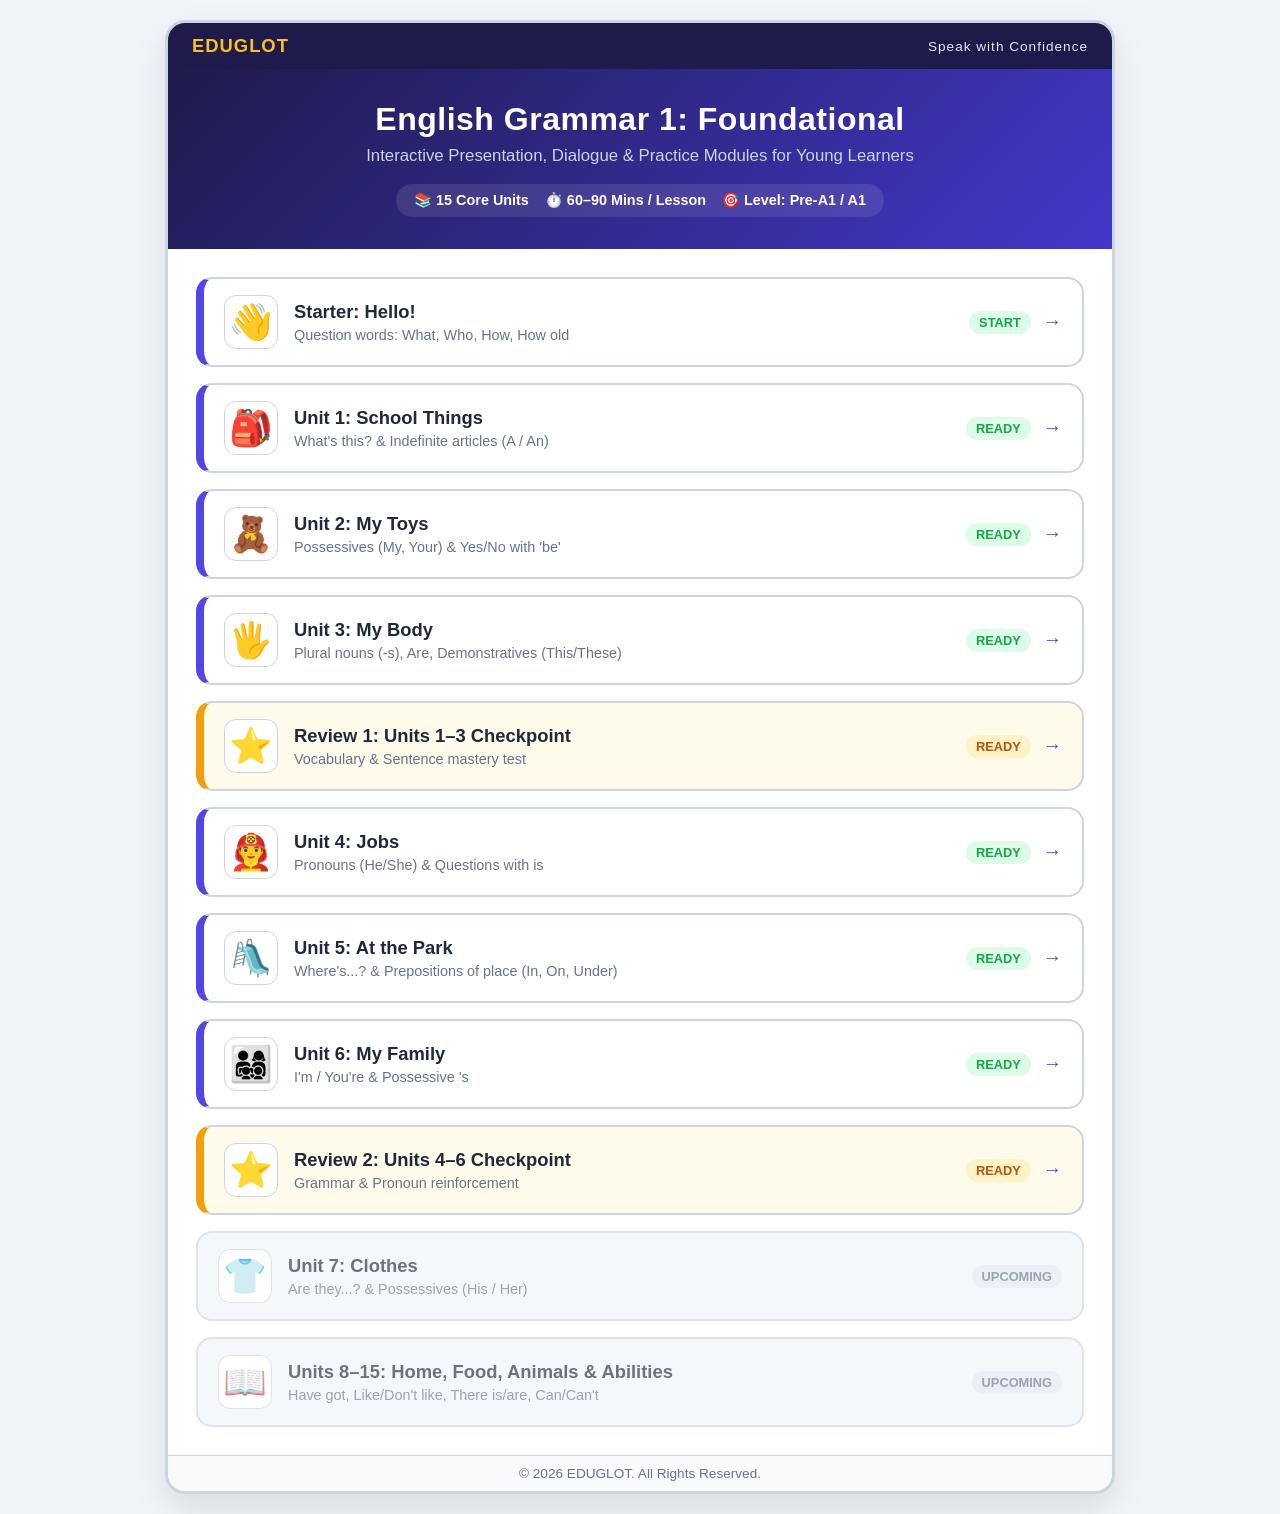
<file: index.html>
<!DOCTYPE html>
<html lang="en">

<head>
    <meta charset="UTF-8" />
    <meta name="viewport" content="width=device-width, initial-scale=1.0" />
    <title>EDUGLOT - Speak with Confidence</title>
    <link rel="stylesheet" href="style.css" />
    <style>
        /* Course Portal Specific Layout */
        .portal-container {
            width: 100%;
            max-width: 950px;
            background: var(--card-bg);
            border-radius: 20px;
            box-shadow: 0 15px 35px rgba(0, 0, 0, 0.1);
            overflow: hidden;
            display: flex;
            flex-direction: column;
            border: 3px solid var(--border);
        }

        .hero-banner {
            background: linear-gradient(135deg, #1e1b4b 0%, #4338ca 100%);
            color: white;
            padding: 32px 28px;
            text-align: center;
            position: relative;
        }

        .hero-banner h1 {
            font-size: 2rem;
            font-weight: 800;
            letter-spacing: 0.5px;
            margin-bottom: 8px;
        }

        .hero-banner p {
            color: #cbd5e1;
            font-size: 1.05rem;
            max-width: 600px;
            margin: 0 auto 18px;
        }

        .course-meta {
            display: inline-flex;
            gap: 16px;
            background: rgba(255, 255, 255, 0.1);
            padding: 8px 18px;
            border-radius: 30px;
            font-size: 0.9rem;
            font-weight: 600;
        }

        .curriculum-body {
            padding: 28px;
            display: flex;
            flex-direction: column;
            gap: 16px;
        }

        .unit-card {
            display: flex;
            align-items: center;
            justify-content: space-between;
            background: #f8fafc;
            border: 2px solid var(--border);
            border-radius: 16px;
            padding: 16px 20px;
            transition: all 0.2s ease;
            text-decoration: none;
            color: inherit;
        }

        .unit-card:hover {
            transform: translateY(-2px);
            border-color: var(--primary);
            box-shadow: 0 6px 16px rgba(79, 70, 229, 0.1);
        }

        .unit-card.active-unit {
            border-left: 8px solid var(--primary);
            background: #ffffff;
        }

        .unit-card.review-card {
            border-left: 8px solid var(--accent);
            background: #fffbeb;
        }

        .unit-card.locked {
            opacity: 0.65;
            background: #f1f5f9;
            cursor: not-allowed;
        }

        .unit-card.locked:hover {
            transform: none;
            border-color: var(--border);
            box-shadow: none;
        }

        .unit-info {
            display: flex;
            align-items: center;
            gap: 16px;
        }

        .unit-icon {
            font-size: 2.2rem;
            width: 54px;
            height: 54px;
            background: #ffffff;
            border-radius: 12px;
            display: flex;
            align-items: center;
            justify-content: center;
            border: 1px solid var(--border);
        }

        .unit-text h3 {
            font-size: 1.15rem;
            color: var(--text);
            margin-bottom: 4px;
            display: flex;
            align-items: center;
            gap: 8px;
        }

        .unit-target {
            font-size: 0.9rem;
            color: #64748b;
            font-weight: 500;
        }

        .unit-status {
            display: flex;
            align-items: center;
            gap: 12px;
        }

        .badge {
            font-size: 0.8rem;
            font-weight: 700;
            padding: 4px 10px;
            border-radius: 20px;
            text-transform: uppercase;
        }

        .badge-ready {
            background: #dcfce7;
            color: var(--success);
        }

        .badge-review {
            background: #fef3c7;
            color: #b45309;
        }

        .badge-locked {
            background: #e2e8f0;
            color: #64748b;
        }

        .arrow-icon {
            font-size: 1.2rem;
            color: var(--primary);
            font-weight: bold;
        }
    </style>
</head>

<body>

    <div class="portal-container">
        <!-- EDUGLOT Header -->
        <div class="brand-bar">
            <span>EDUGLOT</span>
            <div class="brand-bar-right">
                <span class="tagline">Speak with Confidence</span>
            </div>
        </div>

        <!-- Hero Header -->
        <div class="hero-banner">
            <h1>English Grammar 1: Foundational</h1>
            <p>Interactive Presentation, Dialogue & Practice Modules for Young Learners</p>
            <div class="course-meta">
                <span>📚 15 Core Units</span>
                <span>⏱️ 60–90 Mins / Lesson</span>
                <span>🎯 Level: Pre-A1 / A1</span>
            </div>
        </div>

        <!-- Curriculum Units List -->
        <div class="curriculum-body">

            <!-- Starter Unit -->
            <a href="starter.html" class="unit-card active-unit">
                <div class="unit-info">
                    <div class="unit-icon">👋</div>
                    <div class="unit-text">
                        <h3>Starter: Hello!</h3>
                        <div class="unit-target">Question words: What, Who, How, How old</div>
                    </div>
                </div>
                <div class="unit-status">
                    <span class="badge badge-ready">Start</span>
                    <span class="arrow-icon">&rarr;</span>
                </div>
            </a>

            <!-- Unit 1 (Active) -->
            <a href="unit1.html" class="unit-card active-unit">
                <div class="unit-info">
                    <div class="unit-icon">🎒</div>
                    <div class="unit-text">
                        <h3>Unit 1: School Things</h3>
                        <div class="unit-target">What's this? & Indefinite articles (A / An)</div>
                    </div>
                </div>
                <div class="unit-status">
                    <span class="badge badge-ready">Ready</span>
                    <span class="arrow-icon">&rarr;</span>
                </div>
            </a>

            <!-- Unit 2 -->
            <a href="unit2.html" class="unit-card active-unit">
                <div class="unit-info">
                    <div class="unit-icon">🧸</div>
                    <div class="unit-text">
                        <h3>Unit 2: My Toys</h3>
                        <div class="unit-target">Possessives (My, Your) & Yes/No with 'be'</div>
                    </div>
                </div>
                <div class="unit-status">
                    <span class="badge badge-ready">Ready</span>
                    <span class="arrow-icon">&rarr;</span>
                </div>
            </a>

            <!-- Unit 3 -->
            <a href="unit3.html" class="unit-card active-unit">
                <div class="unit-info">
                    <div class="unit-icon">🖐️</div>
                    <div class="unit-text">
                        <h3>Unit 3: My Body</h3>
                        <div class="unit-target">Plural nouns (-s), Are, Demonstratives (This/These)</div>
                    </div>
                </div>
                <div class="unit-status">
                    <span class="badge badge-ready">Ready</span>
                    <span class="arrow-icon">&rarr;</span>
                </div>
            </a>

            <!-- Review 1 (Unlocked) -->
            <a href="review1.html" class="unit-card review-card active-unit">
                <div class="unit-info">
                    <div class="unit-icon">⭐</div>
                    <div class="unit-text">
                        <h3>Review 1: Units 1–3 Checkpoint</h3>
                        <div class="unit-target">Vocabulary & Sentence mastery test</div>
                    </div>
                </div>
                <div class="unit-status">
                    <span class="badge badge-review">Ready</span>
                    <span class="arrow-icon">&rarr;</span>
                </div>
            </a>

            <!-- Unit 4 (Unlocked) -->
            <a href="unit4.html" class="unit-card active-unit">
                <div class="unit-info">
                    <div class="unit-icon">👨‍🚒</div>
                    <div class="unit-text">
                        <h3>Unit 4: Jobs</h3>
                        <div class="unit-target">Pronouns (He/She) & Questions with is</div>
                    </div>
                </div>
                <div class="unit-status">
                    <span class="badge badge-ready">Ready</span>
                    <span class="arrow-icon">&rarr;</span>
                </div>
            </a>

            <!-- Unit 5 -->
            <a href="unit5.html" class="unit-card active-unit">
                <div class="unit-info">
                    <div class="unit-icon">🛝</div>
                    <div class="unit-text">
                        <h3>Unit 5: At the Park</h3>
                        <div class="unit-target">Where's...? & Prepositions of place (In, On, Under)</div>
                    </div>
                </div>
                <div class="unit-status">
                    <span class="badge badge-ready">Ready</span>
                    <span class="arrow-icon">&rarr;</span>
                </div>
            </a>

            <!-- Unit 6 -->
            <a href="unit6.html" class="unit-card active-unit">
                <div class="unit-info">
                    <div class="unit-icon">👨‍👩‍👧‍👦</div>
                    <div class="unit-text">
                        <h3>Unit 6: My Family</h3>
                        <div class="unit-target">I'm / You're & Possessive 's</div>
                    </div>
                </div>
                <div class="unit-status">
                    <span class="badge badge-ready">Ready</span>
                    <span class="arrow-icon">&rarr;</span>
                </div>
            </a>

            <!-- Review 2 (Unlocked) -->
            <a href="review2.html" class="unit-card review-card active-unit">
                <div class="unit-info">
                    <div class="unit-icon">⭐</div>
                    <div class="unit-text">
                        <h3>Review 2: Units 4–6 Checkpoint</h3>
                        <div class="unit-target">Grammar & Pronoun reinforcement</div>
                    </div>
                </div>
                <div class="unit-status">
                    <span class="badge badge-review">Ready</span>
                    <span class="arrow-icon">&rarr;</span>
                </div>
            </a>

            <!-- Unit 7 -->
            <a href="unit7.html" class="unit-card locked" onclick="event.preventDefault();">
                <div class="unit-info">
                    <div class="unit-icon">👕</div>
                    <div class="unit-text">
                        <h3>Unit 7: Clothes</h3>
                        <div class="unit-target">Are they...? & Possessives (His / Her)</div>
                    </div>
                </div>
                <div class="unit-status">
                    <span class="badge badge-locked">Upcoming</span>
                </div>
            </a>

            <!-- Units 8 to 15 Collapsed Group -->
            <div class="unit-card locked">
                <div class="unit-info">
                    <div class="unit-icon">📖</div>
                    <div class="unit-text">
                        <h3>Units 8–15: Home, Food, Animals & Abilities</h3>
                        <div class="unit-target">Have got, Like/Don't like, There is/are, Can/Can't</div>
                    </div>
                </div>
                <div class="unit-status">
                    <span class="badge badge-locked">Upcoming</span>
                </div>
            </div>

        </div>

        <!-- Protected Copyright Footer -->
        <div class="footer-copyright">
            &copy; 2026 EDUGLOT. All Rights Reserved.
        </div>
    </div>

    <script>
        /* Content Theft Protection Engine */
        document.addEventListener('contextmenu', e => e.preventDefault());
        document.addEventListener('keydown', e => {
            if (e.keyCode === 123) { e.preventDefault(); return false; }
            if (e.ctrlKey && e.shiftKey && (e.keyCode === 73 || e.keyCode === 74 || e.keyCode === 67)) { e.preventDefault(); return false; }
            if (e.metaKey && e.altKey && e.keyCode === 73) { e.preventDefault(); return false; }
            if ((e.ctrlKey || e.metaKey) && e.keyCode === 85) { e.preventDefault(); return false; }
            if ((e.ctrlKey || e.metaKey) && e.keyCode === 83) { e.preventDefault(); return false; }
        });
        document.addEventListener('dragstart', e => e.preventDefault());
    </script>
</body>

</html>
</file>
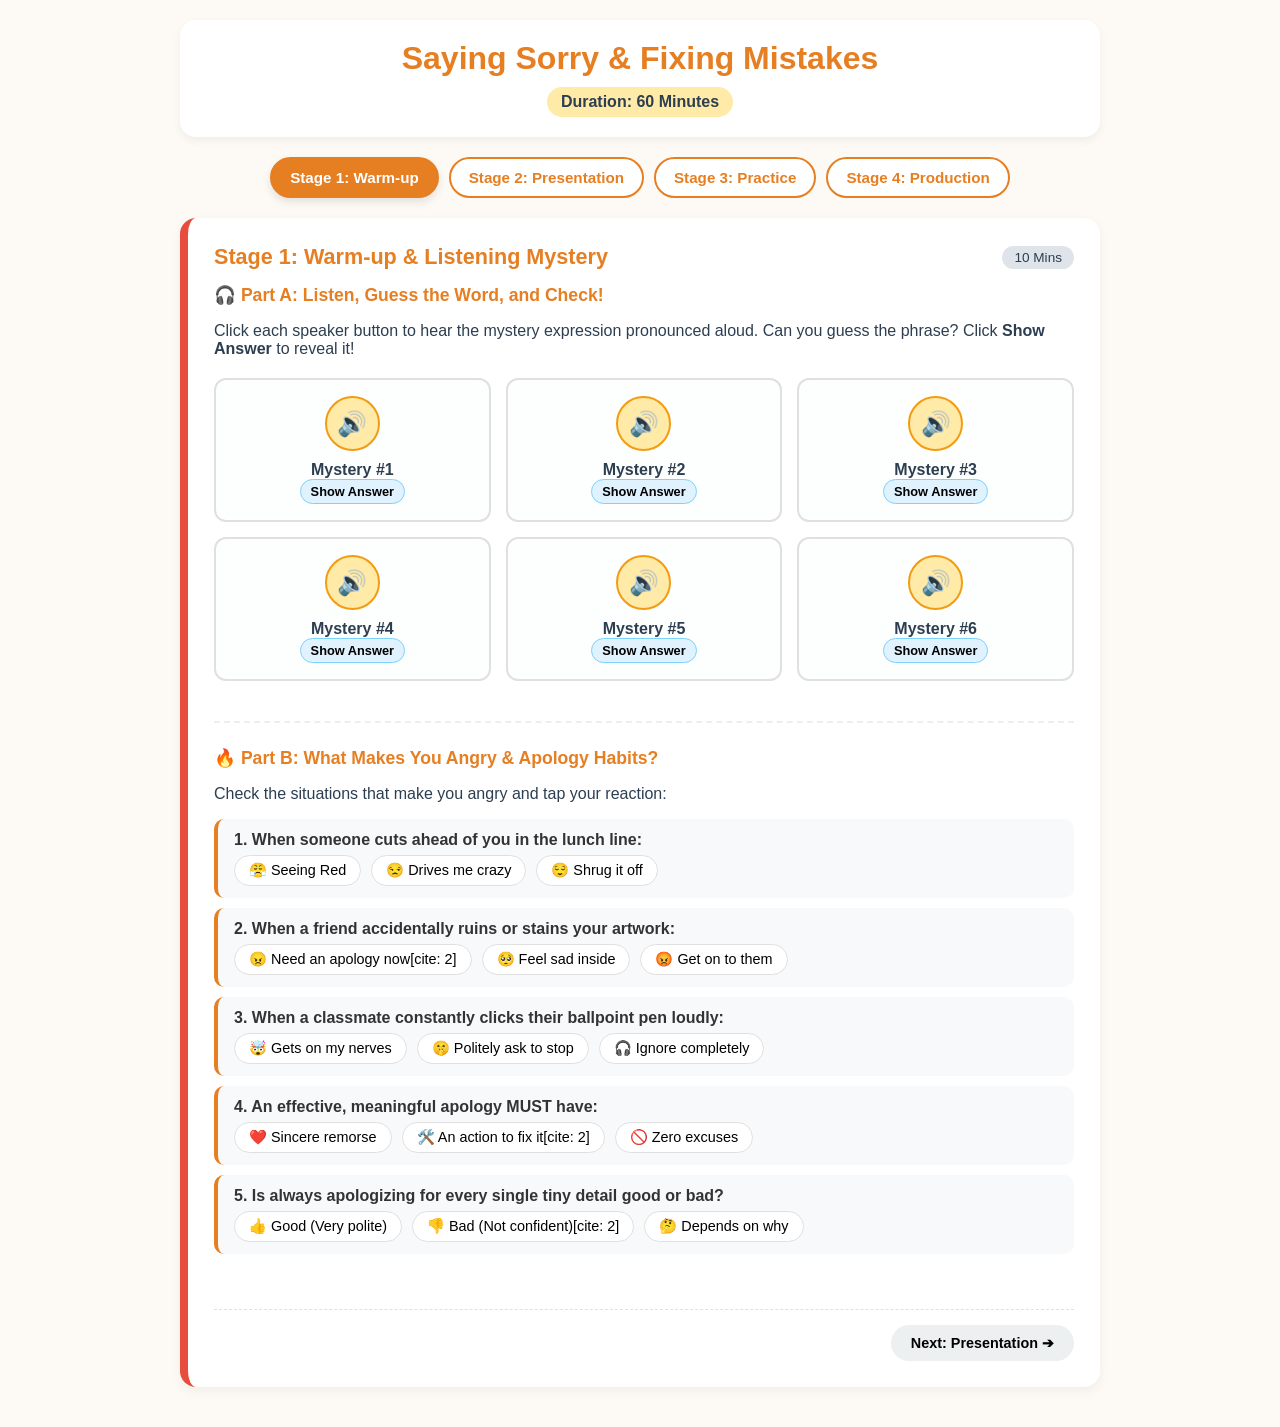
<file: apologizing.html>
<!DOCTYPE html>
<html lang="en">

<head>
    <meta charset="UTF-8">
    <meta name="viewport" content="width=device-width, initial-scale=1.0">
    <title>EDUGLOT: Saying Sorry & Making It Right</title>
    <style>
        :root {
            --bg: #fdfaf6;
            --card-bg: #ffffff;
            --primary: #e67e22;
            --primary-dark: #d35400;
            --accent: #3498db;
            --green: #2ecc71;
            --red: #e74c3c;
            --text: #2c3e50;
            --border: #e0e0e0;
        }

        body {
            font-family: 'Comic Sans MS', 'Chalkboard SE', sans-serif;
            background-color: var(--bg);
            color: var(--text);
            margin: 0;
            padding: 20px;
        }

        .container {
            max-width: 920px;
            margin: 0 auto;
        }

        header {
            text-align: center;
            background: #fff;
            padding: 20px;
            border-radius: 16px;
            box-shadow: 0 4px 10px rgba(0, 0, 0, 0.05);
            margin-bottom: 20px;
        }

        h1 {
            margin: 0 0 10px 0;
            color: var(--primary);
        }

        .timer-badge {
            display: inline-block;
            background: #ffeaa7;
            padding: 6px 14px;
            border-radius: 20px;
            font-weight: bold;
        }

        /* Navigation Bar */
        .nav-tabs {
            display: flex;
            justify-content: center;
            gap: 10px;
            flex-wrap: wrap;
            margin-bottom: 20px;
        }

        .tab-btn {
            background: #fff;
            border: 2px solid var(--primary);
            color: var(--primary);
            padding: 10px 18px;
            border-radius: 25px;
            font-family: inherit;
            font-weight: bold;
            cursor: pointer;
            font-size: 0.95rem;
            transition: all 0.2s;
        }

        .tab-btn:hover {
            background: #fdebd0;
        }

        .tab-btn.active {
            background: var(--primary);
            color: #fff;
            box-shadow: 0 4px 8px rgba(0, 0, 0, 0.1);
        }

        /* Multi-Stage Cards (Page sections) */
        .stage-card {
            display: none;
            background: var(--card-bg);
            border-radius: 16px;
            padding: 26px;
            margin-bottom: 20px;
            box-shadow: 0 4px 12px rgba(0, 0, 0, 0.05);
            border-left: 8px solid var(--primary);
        }

        .stage-card.active {
            display: block;
        }

        .stage-header {
            display: flex;
            justify-content: space-between;
            align-items: center;
            margin-bottom: 15px;
        }

        .stage-title {
            font-size: 1.35rem;
            font-weight: bold;
            color: var(--primary);
        }

        .stage-time {
            background: #dfe4ea;
            padding: 4px 12px;
            border-radius: 12px;
            font-size: 0.85rem;
        }

        /* Page Navigation Footer */
        .page-controls {
            display: flex;
            justify-content: space-between;
            margin-top: 25px;
            border-top: 1px dashed var(--border);
            padding-top: 15px;
        }

        .nav-nav-btn {
            background: #ecf0f1;
            border: none;
            padding: 10px 20px;
            border-radius: 20px;
            cursor: pointer;
            font-family: inherit;
            font-weight: bold;
            font-size: 0.9rem;
        }

        .nav-nav-btn:hover {
            background: #bdc3c7;
        }

        /* Audio Guessing Grid */
        .audio-guess-grid {
            display: grid;
            grid-template-columns: repeat(auto-fit, minmax(250px, 1fr));
            gap: 15px;
            margin: 20px 0;
        }

        .audio-box {
            background: #fdfefe;
            border: 2px solid var(--border);
            border-radius: 12px;
            padding: 16px;
            text-align: center;
        }

        .sound-btn {
            background: #ffeaa7;
            border: 2px solid #f39c12;
            border-radius: 50%;
            width: 55px;
            height: 55px;
            font-size: 1.5rem;
            cursor: pointer;
            display: inline-flex;
            align-items: center;
            justify-content: center;
            margin-bottom: 10px;
            transition: transform 0.1s;
        }

        .sound-btn:active {
            transform: scale(0.9);
        }

        .answer-box {
            display: none;
            margin-top: 10px;
            padding: 8px;
            background: #e8f8f5;
            border-radius: 8px;
            color: #16a085;
            font-weight: bold;
        }

        /* Warm-up Elements */
        .warmup-item {
            background: #f8f9fa;
            border-radius: 10px;
            padding: 12px 16px;
            margin-bottom: 10px;
            border-left: 4px solid var(--primary);
        }

        .warmup-item h4 {
            margin: 0 0 6px 0;
            color: #333;
        }

        .reaction-row {
            display: flex;
            gap: 10px;
            flex-wrap: wrap;
        }

        .emoji-btn {
            background: #fff;
            border: 1px solid var(--border);
            border-radius: 20px;
            padding: 6px 14px;
            font-size: 0.9rem;
            cursor: pointer;
            font-family: inherit;
            transition: all 0.2s;
        }

        .emoji-btn.active {
            background: #ffeaa7;
            border-color: var(--primary);
            font-weight: bold;
        }

        /* Dialogue */
        .dialogue-box {
            background: #fdfefe;
            border-radius: 12px;
            padding: 18px;
            margin-bottom: 20px;
            border: 1px solid var(--border);
            max-height: 520px;
            overflow-y: auto;
        }

        .chat-bubble {
            margin: 12px 0;
            padding: 12px 16px;
            border-radius: 14px;
            max-width: 84%;
            line-height: 1.5;
        }

        .chat-toby {
            background: #e8f4f8;
            text-align: left;
            margin-right: auto;
            border-bottom-left-radius: 2px;
        }

        .chat-chloe {
            background: #fef5e7;
            text-align: left;
            margin-left: auto;
            border-bottom-right-radius: 2px;
        }

        .speaker-name {
            font-weight: bold;
            font-size: 0.85rem;
            display: block;
            margin-bottom: 4px;
            color: #7f8c8d;
        }

        /* Flashcards */
        .flashcard-grid {
            display: grid;
            grid-template-columns: repeat(auto-fit, minmax(210px, 1fr));
            gap: 12px;
            margin-top: 15px;
        }

        .card {
            background: #fbfcfc;
            border: 2px dashed var(--border);
            border-radius: 12px;
            padding: 14px;
            text-align: center;
            cursor: pointer;
            user-select: none;
            transition: all 0.2s;
        }

        .card:hover {
            border-color: var(--primary);
        }

        .card.revealed {
            background: #fdebd0;
            border-style: solid;
            border-color: #f39c12;
            color: #000;
        }

        .card-meaning {
            display: none;
            margin-top: 8px;
            font-size: 0.85rem;
            color: #333;
        }

        .card.revealed .card-meaning {
            display: block;
        }

        /* Exercises */
        .exercise-section {
            margin-bottom: 25px;
            border-bottom: 2px dashed #eee;
            padding-bottom: 20px;
        }

        .exercise-title {
            font-weight: bold;
            color: var(--primary);
            margin-bottom: 12px;
            font-size: 1.1rem;
        }

        .quiz-question {
            margin-bottom: 12px;
            padding: 10px 14px;
            background: #fff;
            border: 1px solid var(--border);
            border-radius: 8px;
            display: flex;
            align-items: center;
            justify-content: space-between;
            flex-wrap: wrap;
            gap: 10px;
        }

        .quiz-question p {
            margin: 0;
            flex: 1 1 350px;
        }

        select {
            font-size: 0.95rem;
            padding: 4px 8px;
            border-radius: 6px;
            border: 1px solid var(--primary);
            font-family: inherit;
        }

        .feedback {
            font-weight: bold;
            min-width: 90px;
            text-align: right;
        }

        .tf-btn {
            background: #dfe4ea;
            border: none;
            padding: 6px 12px;
            border-radius: 6px;
            cursor: pointer;
            font-family: inherit;
            font-weight: bold;
        }

        .tf-btn.selected {
            background: var(--primary);
            color: #fff;
        }

        /* Wheel */
        .wheel-container {
            text-align: center;
            padding: 10px;
        }

        .prompt-box {
            min-height: 55px;
            background: #f8f9fa;
            border-radius: 10px;
            display: flex;
            align-items: center;
            justify-content: center;
            font-size: 1.15rem;
            font-weight: bold;
            margin: 15px 0;
            padding: 14px;
        }

        button.primary-btn {
            background: var(--primary);
            color: #fff;
            border: none;
            padding: 12px 24px;
            font-size: 1rem;
            font-weight: bold;
            border-radius: 25px;
            cursor: pointer;
            box-shadow: 0 4px 6px rgba(0, 0, 0, 0.1);
            font-family: inherit;
        }

        button.primary-btn:hover {
            background: var(--primary-dark);
        }

        .tiny-btn {
            background: #e0f2fe;
            border: 1px solid #7dd3fc;
            border-radius: 14px;
            padding: 4px 10px;
            font-size: 0.8rem;
            cursor: pointer;
            font-family: inherit;
            font-weight: bold;
        }
    </style>
</head>

<body>

    <div class="container">
        <header>
            <h1>Saying Sorry & Fixing Mistakes</h1>
            <div class="timer-badge">Duration: 60 Minutes</div>
        </header>

        <!-- NAVIGATION TABS -->
        <nav class="nav-tabs">
            <button class="tab-btn active" onclick="switchStage(1)">Stage 1: Warm-up</button>
            <button class="tab-btn" onclick="switchStage(2)">Stage 2: Presentation</button>
            <button class="tab-btn" onclick="switchStage(3)">Stage 3: Practice</button>
            <button class="tab-btn" onclick="switchStage(4)">Stage 4: Production</button>
        </nav>

        <!-- PAGE 1: WARM-UP (10 MINS) -->
        <section id="stage-1" class="stage-card active" style="border-left-color: #e74c3c;">
            <div class="stage-header">
                <span class="stage-title">Stage 1: Warm-up & Listening Mystery</span>
                <span class="stage-time">10 Mins</span>
            </div>

            <!-- NEW ACTIVITY: 6 Audio Guessing Box -->
            <div class="exercise-section">
                <div class="exercise-title">🎧 Part A: Listen, Guess the Word, and Check!</div>
                <p>Click each speaker button to hear the mystery expression pronounced aloud. Can you guess the
                    phrase? Click <b>Show Answer</b> to reveal it!</p>

                <div class="audio-guess-grid">
                    <div class="audio-box">
                        <button class="sound-btn" onclick="speakPhrase('Seeing red')">🔊</button>
                        <div><b>Mystery #1</b></div>
                        <button class="tiny-btn" onclick="toggleAnswer('ans1')">Show Answer</button>
                        <div id="ans1" class="answer-box">Seeing red</div>
                    </div>

                    <div class="audio-box">
                        <button class="sound-btn" onclick="speakPhrase('Drive someone crazy')">🔊</button>
                        <div><b>Mystery #2</b></div>
                        <button class="tiny-btn" onclick="toggleAnswer('ans2')">Show Answer</button>
                        <div id="ans2" class="answer-box">Drive someone crazy</div>
                    </div>

                    <div class="audio-box">
                        <button class="sound-btn" onclick="speakPhrase('Getting on someone\'s nerves')">🔊</button>
                        <div><b>Mystery #3</b></div>
                        <button class="tiny-btn" onclick="toggleAnswer('ans3')">Show Answer</button>
                        <div id="ans3" class="answer-box">Getting on someone's nerves</div>
                    </div>

                    <div class="audio-box">
                        <button class="sound-btn" onclick="speakPhrase('Sincere apology')">🔊</button>
                        <div><b>Mystery #4</b></div>
                        <button class="tiny-btn" onclick="toggleAnswer('ans4')">Show Answer</button>
                        <div id="ans4" class="answer-box">Sincere apology</div>
                    </div>

                    <div class="audio-box">
                        <button class="sound-btn" onclick="speakPhrase('Hot-tempered')">🔊</button>
                        <div><b>Mystery #5</b></div>
                        <button class="tiny-btn" onclick="toggleAnswer('ans5')">Show Answer</button>
                        <div id="ans5" class="answer-box">Hot-tempered</div>
                    </div>

                    <div class="audio-box">
                        <button class="sound-btn" onclick="speakPhrase('Show remorse')">🔊</button>
                        <div><b>Mystery #6</b></div>
                        <button class="tiny-btn" onclick="toggleAnswer('ans6')">Show Answer</button>
                        <div id="ans6" class="answer-box">Show remorse</div>
                    </div>
                </div>
            </div>

            <!-- Part B: Worksheet Warm-up Survey -->
            <div class="exercise-section" style="border-bottom:none;">
                <div class="exercise-title">🔥 Part B: What Makes You Angry & Apology Habits?</div>
                <p>Check the situations that make you angry and tap your reaction:</p>

                <div class="warmup-item">
                    <h4>1. When someone cuts ahead of you in the lunch line:</h4>
                    <div class="reaction-row">
                        <button class="emoji-btn" onclick="toggleReaction(this)">😤 Seeing Red</button>
                        <button class="emoji-btn" onclick="toggleReaction(this)">😒 Drives me crazy</button>
                        <button class="emoji-btn" onclick="toggleReaction(this)">😌 Shrug it off</button>
                    </div>
                </div>

                <div class="warmup-item">
                    <h4>2. When a friend accidentally ruins or stains your artwork:</h4>
                    <div class="reaction-row">
                        <button class="emoji-btn" onclick="toggleReaction(this)">😠 Need an apology now[cite:
                            2]</button>
                        <button class="emoji-btn" onclick="toggleReaction(this)">🥺 Feel sad inside</button>
                        <button class="emoji-btn" onclick="toggleReaction(this)">😡 Get on to them</button>
                    </div>
                </div>

                <div class="warmup-item">
                    <h4>3. When a classmate constantly clicks their ballpoint pen loudly:</h4>
                    <div class="reaction-row">
                        <button class="emoji-btn" onclick="toggleReaction(this)">🤯 Gets on my nerves</button>
                        <button class="emoji-btn" onclick="toggleReaction(this)">🤫 Politely ask to stop</button>
                        <button class="emoji-btn" onclick="toggleReaction(this)">🎧 Ignore completely</button>
                    </div>
                </div>

                <div class="warmup-item">
                    <h4>4. An effective, meaningful apology MUST have:</h4>
                    <div class="reaction-row">
                        <button class="emoji-btn" onclick="toggleReaction(this)">❤️ Sincere remorse</button>
                        <button class="emoji-btn" onclick="toggleReaction(this)">🛠️ An action to fix it[cite:
                            2]</button>
                        <button class="emoji-btn" onclick="toggleReaction(this)">🚫 Zero excuses</button>
                    </div>
                </div>

                <div class="warmup-item">
                    <h4>5. Is always apologizing for every single tiny detail good or bad?</h4>
                    <div class="reaction-row">
                        <button class="emoji-btn" onclick="toggleReaction(this)">👍 Good (Very polite)</button>
                        <button class="emoji-btn" onclick="toggleReaction(this)">👎 Bad (Not confident)[cite:
                            2]</button>
                        <button class="emoji-btn" onclick="toggleReaction(this)">🤔 Depends on why</button>
                    </div>
                </div>
            </div>

            <div class="page-controls">
                <span></span>
                <button class="nav-nav-btn" onclick="switchStage(2)">Next: Presentation ➔</button>
            </div>
        </section>

        <!-- PAGE 2: PRESENTATION (15 MINS) -->
        <section id="stage-2" class="stage-card" style="border-left-color: #f39c12;">
            <div class="stage-header">
                <span class="stage-title">Stage 2: Presentation & Dialogue</span>
                <span class="stage-time">15 Mins</span>
            </div>

            <p><b>Part A: Dialogue Role-Play (Toby & Chloe)</b></p>
            <div class="dialogue-box">
                <div class="chat-bubble chat-toby">
                    <span class="speaker-name">Toby:</span>
                    Hey Chloe, why are you sitting over here looking so upset?
                </div>
                <div class="chat-bubble chat-chloe">
                    <span class="speaker-name">Chloe:</span>
                    I was honestly <b>seeing red</b> five minutes ago! Mark has been <b>getting on my
                        nerves</b> all morning by tapping his ruler on my desk.
                </div>
                <div class="chat-bubble chat-toby">
                    <span class="speaker-name">Toby:</span>
                    Oh no, that tapping sound would <b>drive someone crazy</b>! Did you ask him to stop?
                </div>
                <div class="chat-bubble chat-chloe">
                    <span class="speaker-name">Chloe:</span>
                    I did, but he <b>got an attitude with me</b> and rolled his eyes! Then our teacher had to
                    <b>get on to him</b> for causing a distraction during silent reading.
                </div>
                <div class="chat-bubble chat-toby">
                    <span class="speaker-name">Toby:</span>
                    Mark can be really <b>hot-tempered</b> sometimes. Did he apologize to you afterwards[cite:
                    2]?
                </div>
                <div class="chat-bubble chat-chloe">
                    <span class="speaker-name">Chloe:</span>
                    At first he just mumbled "Whatever," which showed zero <b>remorse</b>. But after the
                    teacher spoke to him, he came over and offered a real <b>apology</b>.
                </div>
                <div class="chat-bubble chat-toby">
                    <span class="speaker-name">Toby:</span>
                    What did he say? Was it <b>sincere</b>?
                </div>
                <div class="chat-bubble chat-chloe">
                    <span class="speaker-name">Chloe:</span>
                    Yes, he said: "<b>I apologize for</b> being rude earlier. <b>It's my fault</b>, and <b>I
                        didn't mean to</b> bother you. <b>Please accept my apologies</b>."
                </div>
                <div class="chat-bubble chat-toby">
                    <span class="speaker-name">Toby:</span>
                    Wow, he took full responsibility! It takes courage to say "<b>my bad</b>" or "<b>my
                        mistake</b>" and truly mean it. Are you guys okay now?
                </div>
                <div class="chat-bubble chat-chloe">
                    <span class="speaker-name">Chloe:</span>
                    Yep! Once someone gives a sincere apology, I never hold a grudge.
                </div>
            </div>

            <p><b>Part B: Click Cards to Study Expressions</b></p>
            <div class="flashcard-grid">
                <div class="card" onclick="this.classList.toggle('revealed')">
                    <h4>Seeing red</h4>
                    <p class="card-meaning">Feeling extremely furious and angry!</p>
                </div>
                <div class="card" onclick="this.classList.toggle('revealed')">
                    <h4>Drive crazy</h4>
                    <p class="card-meaning">To annoy or irritate someone intensely.</p>
                </div>
                <div class="card" onclick="this.classList.toggle('revealed')">
                    <h4>Get on nerves</h4>
                    <p class="card-meaning">To frustrate or bother someone over and over.</p>
                </div>
                <div class="card" onclick="this.classList.toggle('revealed')">
                    <h4>Hot-tempered</h4>
                    <p class="card-meaning">Getting angry very quickly or easily.</p>
                </div>
                <div class="card" onclick="this.classList.toggle('revealed')">
                    <h4>Get on to someone</h4>
                    <p class="card-meaning">To scold or reprimand someone for bad actions.</p>
                </div>
                <div class="card" onclick="this.classList.toggle('revealed')">
                    <h4>Get an attitude</h4>
                    <p class="card-meaning">Acting disrespectful, sulky, or rude.</p>
                </div>
                <div class="card" onclick="this.classList.toggle('revealed')">
                    <h4>Remorse</h4>
                    <p class="card-meaning">Feeling genuine regret for hurting someone.</p>
                </div>
                <div class="card" onclick="this.classList.toggle('revealed')">
                    <h4>Sincere</h4>
                    <p class="card-meaning">Honest, genuine, and from the heart.</p>
                </div>
                <div class="card" onclick="this.classList.toggle('revealed')">
                    <h4>Take responsibility</h4>
                    <p class="card-meaning">Admitting you caused the problem.</p>
                </div>
                <div class="card" onclick="this.classList.toggle('revealed')">
                    <h4>My bad / My fault</h4>
                    <p class="card-meaning">Casual and honest ways to admit a quick slip-up.</p>
                </div>
                <div class="card" onclick="this.classList.toggle('revealed')">
                    <h4>Hold a grudge</h4>
                    <p class="card-meaning">Staying angry at someone for a long time.</p>
                </div>
                <div class="card" onclick="this.classList.toggle('revealed')">
                    <h4>Please accept my apologies</h4>
                    <p class="card-meaning">A polite and formal apology phrase.</p>
                </div>
            </div>

            <div class="page-controls">
                <button class="nav-nav-btn" onclick="switchStage(1)">⬅ Back to Warm-up</button>
                <button class="nav-nav-btn" onclick="switchStage(3)">Next: Practice ➔</button>
            </div>
        </section>

        <!-- PAGE 3: PRACTICE (20 MINS) -->
        <section id="stage-3" class="stage-card" style="border-left-color: #2ecc71;">
            <div class="stage-header">
                <span class="stage-title">Stage 3: Practice (21 Interactive Challenges)</span>
                <span class="stage-time">20 Mins</span>
            </div>

            <!-- EXERCISE TYPE 1: Choose the Expression (7 Items) -->
            <div class="exercise-section">
                <div class="exercise-title">Exercise 1: Complete the Sentence (7 Questions)</div>

                <div class="quiz-question">
                    <p>1. Oops, I dropped your colored pencils! <select id="e1_1">
                            <option value="">--choose--</option>
                            <option value="my_bad">My bad!</option>
                            <option value="attitude">Get an attitude</option>
                        </select></p>
                    <span id="fb_e1_1" class="feedback"></span>
                </div>

                <div class="quiz-question">
                    <p>2. Hearing that loud squeaking door during silent reading is really <select id="e1_2">
                            <option value="">--choose--</option>
                            <option value="nerves">getting on my nerves</option>
                            <option value="remorse">showing remorse</option>
                        </select></p>
                    <span id="fb_e1_2" class="feedback"></span>
                </div>

                <div class="quiz-question">
                    <p>3. Leo was <select id="e1_3">
                            <option value="">--choose--</option>
                            <option value="seeing_red">seeing red</option>
                            <option value="sincere">sincere</option>
                        </select> when someone kicked his backpack on purpose.</p>
                    <span id="fb_e1_3" class="feedback"></span>
                </div>

                <div class="quiz-question">
                    <p>4. The coach had to <select id="e1_4">
                            <option value="">--choose--</option>
                            <option value="get_on">get on to</option>
                            <option value="apologize">apologize for</option>
                        </select> the players for arguing during practice.</p>
                    <span id="fb_e1_4" class="feedback"></span>
                </div>

                <div class="quiz-question">
                    <p>5. I didn't bump you on purpose; <select id="e1_5">
                            <option value="">--choose--</option>
                            <option value="didnt_mean">I didn't mean to!</option>
                            <option value="seeing_red">I was seeing red!</option>
                        </select></p>
                    <span id="fb_e1_5" class="feedback"></span>
                </div>

                <div class="quiz-question">
                    <p>6. Please forgive me, <select id="e1_6">
                            <option value="">--choose--</option>
                            <option value="responsibility">I take full responsibility for</option>
                            <option value="drive">I drive someone</option>
                        </select> forgetting our homework group.</p>
                    <span id="fb_e1_6" class="feedback"></span>
                </div>

                <div class="quiz-question">
                    <p>7. When her brother keeps mimicking every word she says, it's enough to <select id="e1_7">
                            <option value="">--choose--</option>
                            <option value="drive_crazy">drive her crazy</option>
                            <option value="sincere">be sincere</option>
                        </select>.</p>
                    <span id="fb_e1_7" class="feedback"></span>
                </div>
            </div>

            <!-- EXERCISE TYPE 2: Meaning Match (7 Items) -->
            <div class="exercise-section">
                <div class="exercise-title">Exercise 2: Match the Meaning (7 Questions)</div>

                <div class="quiz-question">
                    <p>8. Meaning: <i>"A feeling of honest sorrow and guilt for making a mistake"</i></p>
                    <select id="e2_1">
                        <option value="">--choose--</option>
                        <option value="remorse">Remorse</option>
                        <option value="attitude">Attitude</option>
                        <option value="hot_tempered">Hot-tempered</option>
                    </select>
                    <span id="fb_e2_1" class="feedback"></span>
                </div>

                <div class="quiz-question">
                    <p>9. Meaning: <i>"Someone who loses their temper very fast"</i></p>
                    <select id="e2_2">
                        <option value="">--choose--</option>
                        <option value="hot_tempered">Short/Hot-tempered</option>
                        <option value="sincere">Sincere</option>
                        <option value="my_fault">My fault</option>
                    </select>
                    <span id="fb_e2_2" class="feedback"></span>
                </div>

                <div class="quiz-question">
                    <p>10. Meaning: <i>"To scold someone for bad behavior"</i></p>
                    <select id="e2_3">
                        <option value="">--choose--</option>
                        <option value="get_on_to">Get on to someone</option>
                        <option value="seeing_red">Seeing red</option>
                        <option value="apology">Apology</option>
                    </select>
                    <span id="fb_e2_3" class="feedback"></span>
                </div>

                <div class="quiz-question">
                    <p>11. Meaning: <i>"Acting moody, rude, or disrespectful"</i></p>
                    <select id="e2_4">
                        <option value="">--choose--</option>
                        <option value="attitude">Get an attitude with someone</option>
                        <option value="remorse">Remorse</option>
                        <option value="drive_crazy">Drive someone crazy</option>
                    </select>
                    <span id="fb_e2_4" class="feedback"></span>
                </div>

                <div class="quiz-question">
                    <p>12. Meaning: <i>"True, honest, and heartfelt words"</i></p>
                    <select id="e2_5">
                        <option value="">--choose--</option>
                        <option value="sincere">Sincere</option>
                        <option value="seeing_red">Seeing red</option>
                        <option value="nerves">Getting on nerves</option>
                    </select>
                    <span id="fb_e2_5" class="feedback"></span>
                </div>

                <div class="quiz-question">
                    <p>13. Meaning: <i>"Polite and formal phrase to say you are sorry"</i></p>
                    <select id="e2_6">
                        <option value="">--choose--</option>
                        <option value="accept_apologies">Please accept my apologies</option>
                        <option value="attitude">Get an attitude</option>
                        <option value="hot_tempered">Hot-tempered</option>
                    </select>
                    <span id="fb_e2_6" class="feedback"></span>
                </div>

                <div class="quiz-question">
                    <p>14. Meaning: <i>"Bothering or irritating someone continuously"</i></p>
                    <select id="e2_7">
                        <option value="">--choose--</option>
                        <option value="nerves">Getting on someone's nerves</option>
                        <option value="sincere">Sincere</option>
                        <option value="remorse">Remorse</option>
                    </select>
                    <span id="fb_e2_7" class="feedback"></span>
                </div>
            </div>

            <!-- EXERCISE TYPE 3: True / False (7 Items) -->
            <div class="exercise-section">
                <div class="exercise-title">Exercise 3: Situation Sense Check (7 Questions)</div>

                <div class="quiz-question">
                    <p>15. A <b>sincere</b> apology means you smirk or giggle while saying sorry.</p>
                    <div>
                        <button class="tf-btn" onclick="setTF(15, 'T', this)">True</button>
                        <button class="tf-btn" onclick="setTF(15, 'F', this)">False</button>
                    </div>
                    <span id="fb_e3_1" class="feedback"></span>
                </div>

                <div class="quiz-question">
                    <p>16. When someone is <b>seeing red</b>, they feel relaxed and happy.</p>
                    <div>
                        <button class="tf-btn" onclick="setTF(16, 'T', this)">True</button>
                        <button class="tf-btn" onclick="setTF(16, 'F', this)">False</button>
                    </div>
                    <span id="fb_e3_2" class="feedback"></span>
                </div>

                <div class="quiz-question">
                    <p>17. Saying <b>"My bad"</b> is a friendly and casual way to admit an accident.</p>
                    <div>
                        <button class="tf-btn" onclick="setTF(17, 'T', this)">True</button>
                        <button class="tf-btn" onclick="setTF(17, 'F', this)">False</button>
                    </div>
                    <span id="fb_e3_3" class="feedback"></span>
                </div>

                <div class="quiz-question">
                    <p>18. A <b>hot-tempered</b> person gets mad very quickly.</p>
                    <div>
                        <button class="tf-btn" onclick="setTF(18, 'T', this)">True</button>
                        <button class="tf-btn" onclick="setTF(18, 'F', this)">False</button>
                    </div>
                    <span id="fb_e3_4" class="feedback"></span>
                </div>

                <div class="quiz-question">
                    <p>19. Showing <b>remorse</b> means you are glad you hurt your friend's feelings.</p>
                    <div>
                        <button class="tf-btn" onclick="setTF(19, 'T', this)">True</button>
                        <button class="tf-btn" onclick="setTF(19, 'F', this)">False</button>
                    </div>
                    <span id="fb_e3_5" class="feedback"></span>
                </div>

                <div class="quiz-question">
                    <p>20. If your teacher <b>gets on to you</b>, they are scolding you for bad behavior.</p>
                    <div>
                        <button class="tf-btn" onclick="setTF(20, 'T', this)">True</button>
                        <button class="tf-btn" onclick="setTF(20, 'F', this)">False</button>
                    </div>
                    <span id="fb_e3_6" class="feedback"></span>
                </div>

                <div class="quiz-question">
                    <p>21. An excuse makes blame, while a genuine apology takes personal responsibility.</p>
                    <div>
                        <button class="tf-btn" onclick="setTF(21, 'T', this)">True</button>
                        <button class="tf-btn" onclick="setTF(21, 'F', this)">False</button>
                    </div>
                    <span id="fb_e3_7" class="feedback"></span>
                </div>
            </div>

            <center><button class="primary-btn" onclick="checkAllExercises()">Submit All 21 Practice Answers</button>
            </center>

            <div class="page-controls">
                <button class="nav-nav-btn" onclick="switchStage(2)">⬅ Back to Presentation</button>
                <button class="nav-nav-btn" onclick="switchStage(4)">Next: Production ➔</button>
            </div>
        </section>

        <!-- PAGE 4: PRODUCTION (15 MINS) -->
        <section id="stage-4" class="stage-card" style="border-left-color: #3498db;">
            <div class="stage-header">
                <span class="stage-title">Stage 4: Production & Discussion Wheel</span>
                <span class="stage-time">15 Mins</span>
            </div>
            <p>Spin the wheel to get one of the 7 discussion prompts from our worksheet! Practice answering
                aloud using at least <b>one idiom or apology expression</b>.</p>

            <div class="wheel-container">
                <div class="prompt-box" id="promptDisplay">Click the button below to pick a question!</div>
                <button class="primary-btn" onclick="getPrompt()">Spin the Discussion Wheel 🎲</button>
            </div>

            <div class="page-controls">
                <button class="nav-nav-btn" onclick="switchStage(3)">⬅ Back to Practice</button>
                <span></span>
            </div>
        </section>
    </div>

    <script>
        // Stage (Page) Navigation
        function switchStage(stageNum) {
            document.querySelectorAll('.stage-card').forEach(card => card.classList.remove('active'));
            document.querySelectorAll('.tab-btn').forEach(btn => btn.classList.remove('active'));

            document.getElementById(`stage-${stageNum}`).classList.add('active');
            document.querySelectorAll('.tab-btn')[stageNum - 1].classList.add('active');
            window.scrollTo({ top: 0, behavior: 'smooth' });
        }

        // Audio Speech Synthesis for Listening Guessing
        function speakPhrase(text) {
            if ('speechSynthesis' in window) {
                window.speechSynthesis.cancel();
                const utterance = new SpeechSynthesisUtterance(text);
                utterance.rate = 0.85;
                utterance.pitch = 1.0;
                utterance.lang = 'en-US';
                window.speechSynthesis.speak(utterance);
            } else {
                alert("Audio speech synthesis is not supported on this browser.");
            }
        }

        function toggleAnswer(id) {
            const el = document.getElementById(id);
            el.style.display = (el.style.display === 'block') ? 'none' : 'block';
        }

        // Warm-up buttons
        function toggleReaction(btn) {
            const parent = btn.parentElement;
            Array.from(parent.children).forEach(b => b.classList.remove('active'));
            btn.classList.add('active');
        }

        // True/False tracking
        const tfAnswers = { 15: null, 16: null, 17: null, 18: null, 19: null, 20: null, 21: null };

        function setTF(qNum, value, elem) {
            tfAnswers[qNum] = value;
            const parent = elem.parentElement;
            Array.from(parent.children).forEach(b => b.classList.remove('selected'));
            elem.classList.add('selected');
        }

        // Check 21 exercises
        function checkAllExercises() {
            // 1. Fill-in-the-blank
            const e1Keys = {
                e1_1: 'my_bad',
                e1_2: 'nerves',
                e1_3: 'seeing_red',
                e1_4: 'get_on',
                e1_5: 'didnt_mean',
                e1_6: 'responsibility',
                e1_7: 'drive_crazy'
            };

            Object.keys(e1Keys).forEach(id => {
                const userVal = document.getElementById(id).value;
                const fb = document.getElementById(`fb_${id}`);
                if (userVal === e1Keys[id]) {
                    fb.innerHTML = '✔ Correct!';
                    fb.style.color = 'green';
                } else {
                    fb.innerHTML = '✖ Try again';
                    fb.style.color = 'red';
                }
            });

            // 2. Meaning Match
            const e2Keys = {
                e2_1: 'remorse',
                e2_2: 'hot_tempered',
                e2_3: 'get_on_to',
                e2_4: 'attitude',
                e2_5: 'sincere',
                e2_6: 'accept_apologies',
                e2_7: 'nerves'
            };

            Object.keys(e2Keys).forEach(id => {
                const userVal = document.getElementById(id).value;
                const fb = document.getElementById(`fb_${id}`);
                if (userVal === e2Keys[id]) {
                    fb.innerHTML = '✔ Correct!';
                    fb.style.color = 'green';
                } else {
                    fb.innerHTML = '✖ Try again';
                    fb.style.color = 'red';
                }
            });

            // 3. True / False
            const tfCorrect = {
                15: 'F',
                16: 'F',
                17: 'T',
                18: 'T',
                19: 'F',
                20: 'T',
                21: 'T'
            };

            for (let i = 15; i <= 21; i++) {
                const fb = document.getElementById(`fb_e3_${i - 14}`);
                if (tfAnswers[i] === tfCorrect[i]) {
                    fb.innerHTML = '✔ Correct!';
                    fb.style.color = 'green';
                } else {
                    fb.innerHTML = '✖ Try again';
                    fb.style.color = 'red';
                }
            }
        }

        // 7 Discussion Prompts adapted from worksheet
        const prompts = [
            "What is the difference between an apology and an excuse?",
            "Should you ever touch someone (like giving a high-five or shoulder tap) when apologizing? Why or why not?",
            "Are you a forgiving person, or do you hold a grudge when someone hurts your feelings?",
            "When do apologies make you feel awkward or uncomfortable?",
            "How do you feel when someone doesn't apologize or shows zero remorse for their mistake?",
            "Do you think you are hot-tempered? What is something that easily drives you crazy?",
            "Have you ever purposely done something silly to get on someone's nerves? What happened?"
        ];

        function getPrompt() {
            const randomIdx = Math.floor(Math.random() * prompts.length);
            document.getElementById('promptDisplay').innerText = prompts[randomIdx];
        }
    </script>

</body>

</html>
</file>
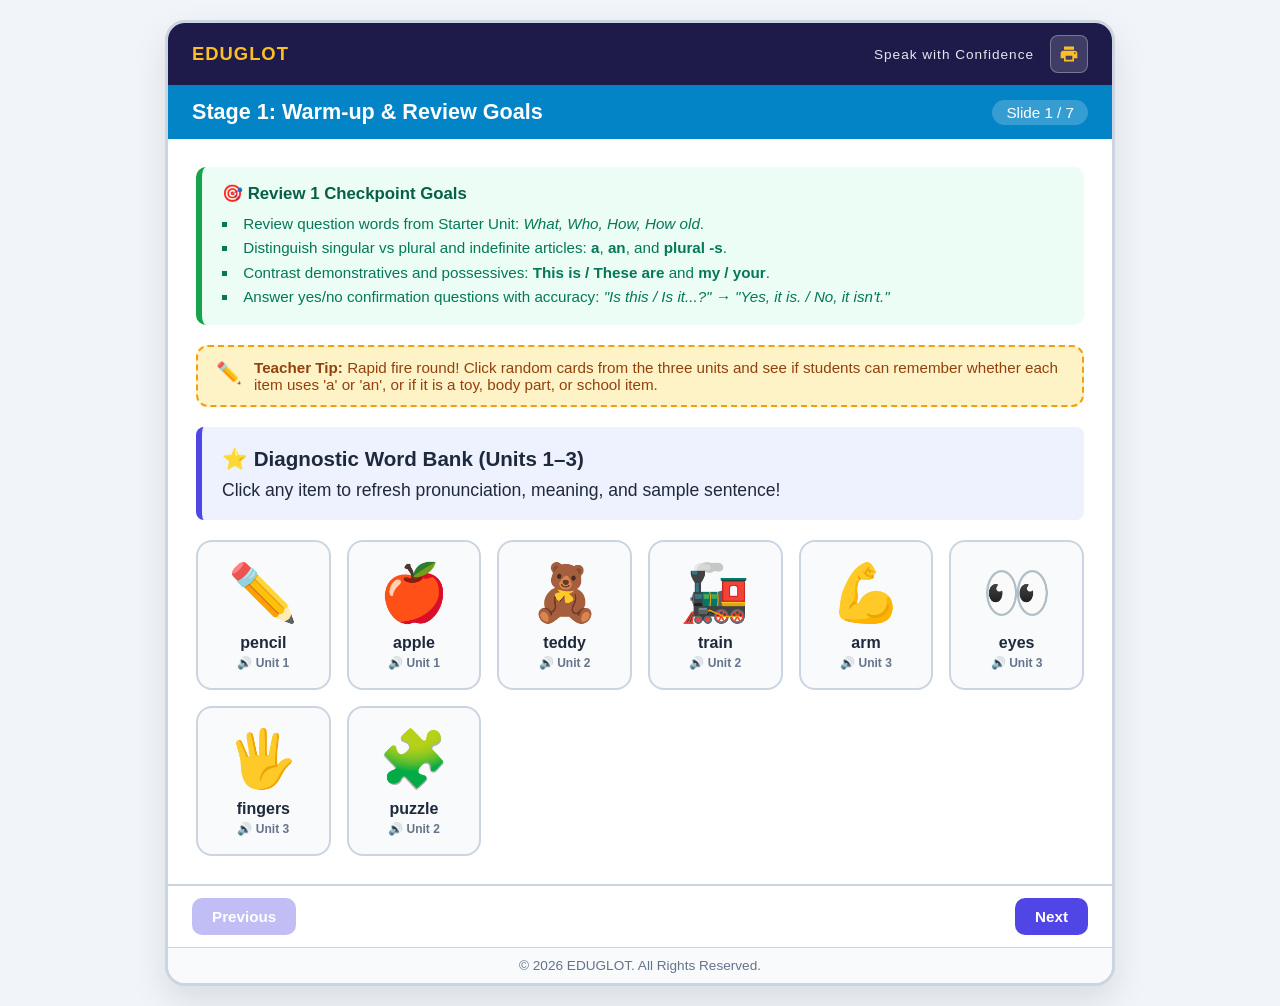
<file: review1.html>
<!DOCTYPE html>
<html lang="en">

<head>
    <meta charset="UTF-8" />
    <meta name="viewport" content="width=device-width, initial-scale=1.0" />
    <title>EDUGLOT - Review 1: Checkpoint (Starter - Unit 3)</title>
    <link rel="stylesheet" href="style.css" />
</head>

<body>

    <div class="presentation-container">
        <!-- Top Branding Bar with Vector Print Button -->
        <div class="brand-bar">
            <span>EDUGLOT</span>
            <div class="brand-bar-right">
                <span class="tagline">Speak with Confidence</span>
                <button class="icon-btn-print" onclick="printAllSlides()"
                    title="Print complete review checkpoint worksheet">
                    <svg xmlns="http://www.w3.org/2000/svg" viewBox="0 0 24 24">
                        <path
                            d="M19 8H5c-1.66 0-3 1.34-3 3v6h4v4h12v-4h4v-6c0-1.66-1.34-3-3-3zm-3 11H8v-5h8v5zm3-7c-.55 0-1-.45-1-1s.45-1 1-1 1 .45 1 1-.45 1-1 1zm-1-9H6v4h12V3z" />
                    </svg>
                </button>
            </div>
        </div>

        <!-- Slide Header -->
        <div class="slide-header" style="background: #0284c7;">
            <h2 id="slide-title">Stage 1: Warm-up & Review Goals</h2>
            <span class="slide-indicator" id="slide-indicator">Slide 1 / 7</span>
        </div>

        <!-- VOCAB MODAL (Audio, Definition & Example) -->
        <div class="modal-overlay" id="vocab-modal" onclick="closeModal(event)">
            <div class="modal-card">
                <button class="modal-close" onclick="forceCloseModal()">&times;</button>

                <div class="modal-header-section">
                    <span class="emoji-lg" id="modal-emoji" style="font-size: 4rem; margin-bottom: 4px;">⭐</span>
                    <h3 id="modal-word" style="font-size: 1.8rem; color: var(--primary); font-weight: 800;">WORD</h3>
                    <p id="modal-phonetic" style="color: #64748b; font-style: italic; font-size: 1rem;">/phonetic/</p>
                    <button class="modal-audio-btn" onclick="speakCurrentWord()">🔊 Listen Word</button>
                </div>

                <div class="modal-details">
                    <div class="detail-block">
                        <div class="detail-title">Definition</div>
                        <p class="detail-text" id="modal-def">Definition text goes here.</p>
                    </div>

                    <div class="detail-block example-box">
                        <div class="detail-title">
                            <span>Example Sentence</span>
                            <button class="example-sound-btn" onclick="speakCurrentExample()">🔊 Read</button>
                        </div>
                        <p class="detail-text" id="modal-example">"Example sentence goes here."</p>
                    </div>
                </div>
            </div>
        </div>

        <!-- SLIDE 1: GOALS & VOCABULARY RECALL (10 mins) -->
        <div class="slide-content active">
            <div class="objectives-card">
                <h4>🎯 Review 1 Checkpoint Goals</h4>
                <ul>
                    <li>Review question words from Starter Unit: <em>What, Who, How, How old</em>.</li>
                    <li>Distinguish singular vs plural and indefinite articles: <strong>a</strong>, <strong>an</strong>,
                        and <strong>plural -s</strong>.</li>
                    <li>Contrast demonstratives and possessives: <strong>This is / These are</strong> and <strong>my /
                            your</strong>.</li>
                    <li>Answer yes/no confirmation questions with accuracy: <em>"Is this / Is it...?" &rarr; "Yes, it
                            is. / No, it isn't."</em></li>
                </ul>
            </div>

            <div class="teacher-cue">
                <button class="edit-btn" onclick="toggleEdit(this)" title="Edit note">✏️</button>
                <div class="teacher-notes-text">
                    <strong>Teacher Tip:</strong> Rapid fire round! Click random cards from the three units and see if
                    students can remember whether each item uses 'a' or 'an', or if it is a toy, body part, or school
                    item.
                </div>
            </div>

            <div class="rule-box">
                <h3>⭐ Diagnostic Word Bank (Units 1–3)</h3>
                <p>Click any item to refresh pronunciation, meaning, and sample sentence!</p>
            </div>

            <div class="vocab-grid">
                <div class="vocab-card"
                    onclick="openModal('pencil', '✏️', '/ˈpen.səl/', 'A school tool used for writing or sketching.', 'It is a sharp pencil.')">
                    <span class="emoji-lg">✏️</span>pencil<span class="card-hint">🔊 Unit 1</span>
                </div>
                <div class="vocab-card"
                    onclick="openModal('apple', '🍎', '/ˈæp.əl/', 'A round sweet fruit with thin red skin.', 'It is an apple.')">
                    <span class="emoji-lg">🍎</span>apple<span class="card-hint">🔊 Unit 1</span>
                </div>
                <div class="vocab-card"
                    onclick="openModal('teddy', '🧸', '/ˈted.i/', 'A stuffed cloth bear toy for hugging.', 'This is your teddy.')">
                    <span class="emoji-lg">🧸</span>teddy<span class="card-hint">🔊 Unit 2</span>
                </div>
                <div class="vocab-card"
                    onclick="openModal('train', '🚂', '/treɪn/', 'A toy engine on connected wheels.', 'This is my toy train.')">
                    <span class="emoji-lg">🚂</span>train<span class="card-hint">🔊 Unit 2</span>
                </div>
                <div class="vocab-card"
                    onclick="openModal('arm', '💪', '/ɑːm/', 'The upper limb of your body.', 'Raise your arm.')">
                    <span class="emoji-lg">💪</span>arm<span class="card-hint">🔊 Unit 3</span>
                </div>
                <div class="vocab-card"
                    onclick="openModal('eyes', '👀', '/aɪz/', 'The pair of organs used for seeing.', 'These are two eyes.')">
                    <span class="emoji-lg">👀</span>eyes<span class="card-hint">🔊 Unit 3</span>
                </div>
                <div class="vocab-card"
                    onclick="openModal('fingers', '🖐️', '/ˈfɪŋ.ɡəz/', 'The ten flexible digits on both hands.', 'These are ten fingers.')">
                    <span class="emoji-lg">🖐️</span>fingers<span class="card-hint">🔊 Unit 3</span>
                </div>
                <div class="vocab-card"
                    onclick="openModal('puzzle', '🧩', '/ˈpʌz.əl/', 'A game of fitting pieces together.', 'Is this your puzzle?')">
                    <span class="emoji-lg">🧩</span>puzzle<span class="card-hint">🔊 Unit 2</span>
                </div>
            </div>
        </div>

        <!-- SLIDE 2: GRAMMAR SUMMARY & CHEAT SHEET (10 mins) -->
        <div class="slide-content">
            <div class="teacher-cue">
                <button class="edit-btn" onclick="toggleEdit(this)" title="Edit note">✏️</button>
                <div class="teacher-notes-text">
                    <strong>Teacher Tip:</strong> Walk through the three grammar pillars: Articles (Unit 1), Possessives
                    (Unit 2), and Demonstratives (Unit 3). Ask students to generate one original sentence for each
                    column.
                </div>
            </div>

            <div class="rule-box">
                <h3>Grammar Matrix: Starter to Unit 3</h3>
                <p>Review the rules side by side before starting the practice challenges.</p>
            </div>

            <div class="vocab-grid" style="grid-template-columns: repeat(auto-fit, minmax(240px, 1fr));">
                <div class="vocab-card" style="text-align: left; padding: 16px;">
                    <h4 style="color: var(--primary); margin-bottom: 8px;">1. Articles (A vs An)</h4>
                    <p style="font-size: 0.95rem; line-height: 1.5;">
                        • <strong>a</strong> + consonant sound: <em>a pen, a book, a ruler</em><br>
                        • <strong>an</strong> + vowel sound: <em>an apple, an eraser, an umbrella</em>
                    </p>
                </div>

                <div class="vocab-card" style="text-align: left; padding: 16px;">
                    <h4 style="color: #0284c7; margin-bottom: 8px;">2. My / Your & Questions</h4>
                    <p style="font-size: 0.95rem; line-height: 1.5;">
                        • <strong>my</strong> = belongs to me: <em>my kite, my doll</em><br>
                        • <strong>your</strong> = belongs to you: <em>your train</em><br>
                        • <strong>Is this...?</strong> &rarr; <em>Yes, it is. / No, it isn't.</em>
                    </p>
                </div>

                <div class="vocab-card" style="text-align: left; padding: 16px;">
                    <h4 style="color: var(--accent); margin-bottom: 8px;">3. This is vs These are</h4>
                    <p style="font-size: 0.95rem; line-height: 1.5;">
                        • <strong>This is</strong> (1 item): <em>This is my nose.</em><br>
                        • <strong>These are</strong> (2+ items): <em>These are my legs.</em><br>
                        • <strong>Plural:</strong> add <strong>-s</strong> (<em>ear &rarr; ears</em>)
                    </p>
                </div>
            </div>
        </div>

        <!-- SLIDE 3: CHECKPOINT 1 (Articles & Wh- Question Words) -->
        <div class="slide-content">
            <div class="teacher-cue">
                <button class="edit-btn" onclick="toggleEdit(this)" title="Edit note">✏️</button>
                <div class="teacher-notes-text">
                    <strong>Teacher Tip:</strong> Check question words (What for things, Who for people, How old for
                    age) and correct usage of a/an.
                </div>
            </div>

            <p style="margin-bottom: 12px; font-weight: bold; font-size: 1.1rem;">Challenge A: Question Words & Articles
                (8 Questions)</p>

            <div class="exercise-grid">
                <div class="exercise-card">
                    <div class="quiz-row">
                        <span>1.</span>
                        <select class="quiz-select q-set-1" data-correct="What's">
                            <option value="">--</option>
                            <option value="What's">What's</option>
                            <option value="Who's">Who's</option>
                        </select>
                        <span>your name? - My name's Tom.</span>
                        <span class="status-msg"></span>
                    </div>
                </div>
                <div class="exercise-card">
                    <div class="quiz-row">
                        <span>2.</span>
                        <select class="quiz-select q-set-1" data-correct="Who's">
                            <option value="">--</option>
                            <option value="What's">What's</option>
                            <option value="Who's">Who's</option>
                        </select>
                        <span>this? - This is Mary.</span>
                        <span class="status-msg"></span>
                    </div>
                </div>
                <div class="exercise-card">
                    <div class="quiz-row">
                        <span>3. How</span>
                        <select class="quiz-select q-set-1" data-correct="old">
                            <option value="">--</option>
                            <option value="are">are</option>
                            <option value="old">old</option>
                        </select>
                        <span>are you? - I'm seven.</span>
                        <span class="status-msg"></span>
                    </div>
                </div>
                <div class="exercise-card">
                    <div class="quiz-row">
                        <span>4. It's</span>
                        <select class="quiz-select q-set-1" data-correct="an">
                            <option value="">--</option>
                            <option value="a">a</option>
                            <option value="an">an</option>
                        </select>
                        <span>ear. 👂</span>
                        <span class="status-msg"></span>
                    </div>
                </div>
                <div class="exercise-card">
                    <div class="quiz-row">
                        <span>5. It's</span>
                        <select class="quiz-select q-set-1" data-correct="a">
                            <option value="">--</option>
                            <option value="a">a</option>
                            <option value="an">an</option>
                        </select>
                        <span>door. 🚪</span>
                        <span class="status-msg"></span>
                    </div>
                </div>
                <div class="exercise-card">
                    <div class="quiz-row">
                        <span>6. It's</span>
                        <select class="quiz-select q-set-1" data-correct="an">
                            <option value="">--</option>
                            <option value="a">a</option>
                            <option value="an">an</option>
                        </select>
                        <span>orange. 🍊</span>
                        <span class="status-msg"></span>
                    </div>
                </div>
                <div class="exercise-card">
                    <div class="quiz-row">
                        <span>7. It's</span>
                        <select class="quiz-select q-set-1" data-correct="a">
                            <option value="">--</option>
                            <option value="a">a</option>
                            <option value="an">an</option>
                        </select>
                        <span>pencil case. ✏️</span>
                        <span class="status-msg"></span>
                    </div>
                </div>
                <div class="exercise-card">
                    <div class="quiz-row">
                        <span>8. It's</span>
                        <select class="quiz-select q-set-1" data-correct="an">
                            <option value="">--</option>
                            <option value="a">a</option>
                            <option value="an">an</option>
                        </select>
                        <span>arm. 💪</span>
                        <span class="status-msg"></span>
                    </div>
                </div>
            </div>
            <button class="btn" onclick="checkSet('q-set-1')">Check Answers (Challenge A)</button>
        </div>

        <!-- SLIDE 4: CHECKPOINT 2 (Toys, Demonstratives & Plurals) -->
        <div class="slide-content">
            <div class="teacher-cue">
                <button class="edit-btn" onclick="toggleEdit(this)" title="Edit note">✏️</button>
                <div class="teacher-notes-text">
                    <strong>Teacher Tip:</strong> Watch for number agreement: Is it singular ("This is", "is") or plural
                    ("These are", "are", "-s")?
                </div>
            </div>

            <p style="margin-bottom: 12px; font-weight: bold; font-size: 1.1rem;">Challenge B: Demonstratives, Plurals &
                Answers (8 Questions)</p>

            <div class="exercise-grid">
                <div class="exercise-card">
                    <div class="quiz-row">
                        <select class="quiz-select q-set-2" data-correct="This is">
                            <option value="">--</option>
                            <option value="This is">This is</option>
                            <option value="These are">These are</option>
                        </select>
                        <span>my kite. 🪁</span>
                        <span class="status-msg"></span>
                    </div>
                </div>
                <div class="exercise-card">
                    <div class="quiz-row">
                        <select class="quiz-select q-set-2" data-correct="These are">
                            <option value="">--</option>
                            <option value="This is">This is</option>
                            <option value="These are">These are</option>
                        </select>
                        <span>my dolls. 🪆</span>
                        <span class="status-msg"></span>
                    </div>
                </div>
                <div class="exercise-card">
                    <div class="quiz-row">
                        <span>The noses</span>
                        <select class="quiz-select q-set-2" data-correct="are">
                            <option value="">--</option>
                            <option value="is">is</option>
                            <option value="are">are</option>
                        </select>
                        <span>pink. 👃</span>
                        <span class="status-msg"></span>
                    </div>
                </div>
                <div class="exercise-card">
                    <div class="quiz-row">
                        <span>The pencil</span>
                        <select class="quiz-select q-set-2" data-correct="is">
                            <option value="">--</option>
                            <option value="is">is</option>
                            <option value="are">are</option>
                        </select>
                        <span>yellow. ✏️</span>
                        <span class="status-msg"></span>
                    </div>
                </div>
                <div class="exercise-card">
                    <div class="quiz-row">
                        <span>⚽ Is this your ball? (Yes) &rarr;</span>
                        <select class="quiz-select q-set-2" data-correct="Yes, it is.">
                            <option value="">--</option>
                            <option value="Yes, it is.">Yes, it is.</option>
                            <option value="No, it isn't.">No, it isn't.</option>
                        </select>
                        <span class="status-msg"></span>
                    </div>
                </div>
                <div class="exercise-card">
                    <div class="quiz-row">
                        <span>🚗 Is it a train? (No) &rarr;</span>
                        <select class="quiz-select q-set-2" data-correct="No, it isn't.">
                            <option value="">--</option>
                            <option value="Yes, it is.">Yes, it is.</option>
                            <option value="No, it isn't.">No, it isn't.</option>
                        </select>
                        <span class="status-msg"></span>
                    </div>
                </div>
                <div class="exercise-card">
                    <div class="quiz-row">
                        <select class="quiz-select q-set-2" data-correct="These are">
                            <option value="">--</option>
                            <option value="This is">This is</option>
                            <option value="These are">These are</option>
                        </select>
                        <span>my fingers. 🖐️</span>
                        <span class="status-msg"></span>
                    </div>
                </div>
                <div class="exercise-card">
                    <div class="quiz-row">
                        <span>I have two</span>
                        <select class="quiz-select q-set-2" data-correct="legs">
                            <option value="">--</option>
                            <option value="leg">leg</option>
                            <option value="legs">legs</option>
                        </select>
                        <span>. 🦵</span>
                        <span class="status-msg"></span>
                    </div>
                </div>
            </div>
            <button class="btn" onclick="checkSet('q-set-2')">Check Answers (Challenge B)</button>
        </div>

        <!-- SLIDE 5: GUIDED PRODUCTION (Comprehensive Dialogue) -->
        <div class="slide-content">
            <div class="teacher-cue">
                <button class="edit-btn" onclick="toggleEdit(this)" title="Edit note">✏️</button>
                <div class="teacher-notes-text">
                    <strong>Teacher Tip:</strong> Have students pair up for this dialogue. It connects greetings
                    (Starter), school supplies (Unit 1), toys (Unit 2), and body features (Unit 3).
                </div>
            </div>

            <p style="margin-bottom: 10px; font-weight: bold; font-size: 1.1rem;">Roleplay: Meeting at
                School</p>

            <div class="dialogue-box">
                <p><span class="speaker">Jamie:</span> Hello! What's your name?</p>
                <p><span class="speaker">Rosy:</span> Hi! My name's Rosy. How old are you, Jamie?</p>
                <p><span class="speaker">Jamie:</span> I'm seven. Look, what's this in my school bag?</p>
                <p><span class="speaker">Rosy:</span> It's an apple and a new ruler!</p>
                <p><span class="speaker">Jamie:</span> Yes, it is! And is this your toy car on the desk?</p>
                <p><span class="speaker">Rosy:</span> No, it isn't. That is Tim's car. This is my teddy!</p>
                <p><span class="speaker">Jamie:</span> Oh, it's cute! Look at its face. The eyes are brown and the ears
                    are small!</p>
                <p><span class="speaker">Rosy:</span> Yes, and these are its fluffy arms!</p>
            </div>
        </div>

        <!-- SLIDE 6: FREE PRODUCTION (Speed Detective Game) -->
        <div class="slide-content">
            <div class="teacher-cue">
                <button class="edit-btn" onclick="toggleEdit(this)" title="Edit note">✏️</button>
                <div class="teacher-notes-text">
                    <strong>Teacher Tip:</strong> Speed Detective! Call out a category: "Show me a toy!", "Show me a
                    school item!", or "Point to a body part!". Students race to complete the sentence on microphone.
                </div>
            </div>

            <div class="rule-box" style="border-left-color: var(--accent);">
                <h3>🎯 Live Speed Detective Game!</h3>
                <p>Listen to your teacher's prompt and speak using complete sentences!</p>
            </div>

            <div class="vocab-grid">
                <div class="exercise-card" style="text-align: center;">
                    <span class="emoji-lg">🎒</span>
                    <strong>Mission 1: School Item</strong><br>
                    Show 1 school item & say:<br>
                    <em>"This is a / an..."</em>
                </div>
                <div class="exercise-card" style="text-align: center;">
                    <span class="emoji-lg">🧸</span>
                    <strong>Mission 2: Favorite Toy</strong><br>
                    Show 1 toy & ask partner:<br>
                    <em>"Is this your...?"</em>
                </div>
                <div class="exercise-card" style="text-align: center;">
                    <span class="emoji-lg">👀</span>
                    <strong>Mission 3: Body Parts</strong><br>
                    Point & count:<br>
                    <em>"These are my two..."</em>
                </div>
            </div>
        </div>

        <!-- SLIDE 7: CONSOLIDATION & MASTERY EXIT TICKET (10 mins) -->
        <div class="slide-content">
            <div class="teacher-cue">
                <button class="edit-btn" onclick="toggleEdit(this)" title="Edit note">✏️</button>
                <div class="teacher-notes-text">
                    <strong>Teacher Tip:</strong> Final 10-question mastery test! All 10 questions must be correct to
                    earn the "Review 1 Champion" badge.
                </div>
            </div>

            <div class="rule-box" style="border-left-color: var(--success);">
                <h3>🏆 Review 1 Grand Mastery Test</h3>
                <p>Score 10 out of 10 to earn your Review 1 Badge!</p>
            </div>

            <div class="exercise-grid">
                <div class="exercise-card">
                    <div class="quiz-row">
                        <span>1. ✏️ It's</span>
                        <select class="quiz-select q-set-exit" data-correct="a">
                            <option value="">--</option>
                            <option value="a">a</option>
                            <option value="an">an</option>
                        </select>
                        <span>pencil.</span><span class="status-msg"></span>
                    </div>
                </div>
                <div class="exercise-card">
                    <div class="quiz-row">
                        <span>2. 🍎 It's</span>
                        <select class="quiz-select q-set-exit" data-correct="an">
                            <option value="">--</option>
                            <option value="a">a</option>
                            <option value="an">an</option>
                        </select>
                        <span>apple.</span><span class="status-msg"></span>
                    </div>
                </div>
                <div class="exercise-card">
                    <div class="quiz-row">
                        <span>3. (I) This is</span>
                        <select class="quiz-select q-set-exit" data-correct="my">
                            <option value="">--</option>
                            <option value="my">my</option>
                            <option value="your">your</option>
                        </select>
                        <span>train. 🚂</span><span class="status-msg"></span>
                    </div>
                </div>
                <div class="exercise-card">
                    <div class="quiz-row">
                        <span>4. (You) Is this</span>
                        <select class="quiz-select q-set-exit" data-correct="your">
                            <option value="">--</option>
                            <option value="my">my</option>
                            <option value="your">your</option>
                        </select>
                        <span>ball? ⚽</span><span class="status-msg"></span>
                    </div>
                </div>
                <div class="exercise-card">
                    <div class="quiz-row">
                        <span>5. 🧸 Is this your teddy? (Yes) &rarr;</span>
                        <select class="quiz-select q-set-exit" data-correct="Yes, it is.">
                            <option value="">--</option>
                            <option value="Yes, it is.">Yes, it is.</option>
                            <option value="No, it isn't.">No, it isn't.</option>
                        </select>
                        <span class="status-msg"></span>
                    </div>
                </div>
                <div class="exercise-card">
                    <div class="quiz-row">
                        <span>6. 🚗 Is it a bike? (No) &rarr;</span>
                        <select class="quiz-select q-set-exit" data-correct="No, it isn't.">
                            <option value="">--</option>
                            <option value="Yes, it is.">Yes, it is.</option>
                            <option value="No, it isn't.">No, it isn't.</option>
                        </select>
                        <span class="status-msg"></span>
                    </div>
                </div>
                <div class="exercise-card">
                    <div class="quiz-row">
                        <select class="quiz-select q-set-exit" data-correct="This is">
                            <option value="">--</option>
                            <option value="This is">This is</option>
                            <option value="These are">These are</option>
                        </select>
                        <span>my nose. 👃</span><span class="status-msg"></span>
                    </div>
                </div>
                <div class="exercise-card">
                    <div class="quiz-row">
                        <select class="quiz-select q-set-exit" data-correct="These are">
                            <option value="">--</option>
                            <option value="This is">This is</option>
                            <option value="These are">These are</option>
                        </select>
                        <span>my eyes. 👀</span><span class="status-msg"></span>
                    </div>
                </div>
                <div class="exercise-card">
                    <div class="quiz-row">
                        <span>9. The face</span>
                        <select class="quiz-select q-set-exit" data-correct="is">
                            <option value="">--</option>
                            <option value="is">is</option>
                            <option value="are">are</option>
                        </select>
                        <span>round. 😀</span><span class="status-msg"></span>
                    </div>
                </div>
                <div class="exercise-card">
                    <div class="quiz-row">
                        <span>10. She has ten</span>
                        <select class="quiz-select q-set-exit" data-correct="fingers">
                            <option value="">--</option>
                            <option value="finger">finger</option>
                            <option value="fingers">fingers</option>
                        </select>
                        <span>. 🖐️</span><span class="status-msg"></span>
                    </div>
                </div>
            </div>
            <button class="btn" onclick="checkSet('q-set-exit')">Submit Review 1 Exit Ticket</button>
        </div>

        <!-- Navigation Footer -->
        <div class="nav-footer">
            <button class="btn" id="prev-btn" onclick="changeSlide(-1)">Previous</button>
            <button class="btn" id="next-btn" onclick="changeSlide(1)">Next</button>
        </div>

        <!-- Copyright Footer -->
        <div class="footer-copyright">
            &copy; 2026 EDUGLOT. All Rights Reserved.
        </div>
    </div>

    <script>
        /* 1. CONTENT THEFT PROTECTION */
        document.addEventListener('contextmenu', e => e.preventDefault());
        document.addEventListener('keydown', e => {
            if (e.keyCode === 123) { e.preventDefault(); return false; }
            if (e.ctrlKey && e.shiftKey && (e.keyCode === 73 || e.keyCode === 74 || e.keyCode === 67)) { e.preventDefault(); return false; }
            if (e.metaKey && e.altKey && e.keyCode === 73) { e.preventDefault(); return false; }
            if ((e.ctrlKey || e.metaKey) && e.keyCode === 85) { e.preventDefault(); return false; }
            if ((e.ctrlKey || e.metaKey) && e.keyCode === 83) { e.preventDefault(); return false; }
        });
        document.addEventListener('dragstart', e => e.preventDefault());

        /* 2. SLIDE NAVIGATION */
        const slides = document.querySelectorAll('.slide-content');
        const titles = [
            "Stage 1: Warm-up & Review Goals",
            "Stage 2: Grammar Matrix (Units 1-3 Summary)",
            "Stage 3: Challenge A (Wh- Words & Articles)",
            "Stage 3: Challenge B (Demonstratives & Toys)",
            "Stage 4: Guided Roleplay (Meeting at School)",
            "Stage 4: Free Production (Speed Detective)",
            "Stage 5: Review 1 Grand Mastery Test"
        ];
        let currentSlide = 0;
        let activeWordToSpeak = "";
        let activeExampleToSpeak = "";

        function updateSlide() {
            slides.forEach((slide, index) => {
                slide.classList.toggle('active', index === currentSlide);
            });
            document.getElementById('slide-title').innerText = titles[currentSlide];
            document.getElementById('slide-indicator').innerText = `Slide ${currentSlide + 1} / ${slides.length}`;
            document.getElementById('prev-btn').disabled = currentSlide === 0;
            document.getElementById('next-btn').disabled = currentSlide === slides.length - 1;
        }

        function changeSlide(direction) {
            currentSlide += direction;
            updateSlide();
        }

        /* 3. PRINT WORKSHEET ENGINE */
        function printAllSlides() {
            slides.forEach(slide => slide.style.display = 'block');
            window.print();
            slides.forEach((slide, index) => {
                slide.style.display = (index === currentSlide) ? 'block' : 'none';
            });
        }

        /* 4. AUDIO PRONUNCIATION & MODAL */
        function openModal(word, emoji, phonetic, definition, example) {
            activeWordToSpeak = word;
            activeExampleToSpeak = example;

            document.getElementById('modal-emoji').innerText = emoji;
            document.getElementById('modal-word').innerText = word.toUpperCase();
            document.getElementById('modal-phonetic').innerText = phonetic;
            document.getElementById('modal-def').innerText = definition;
            document.getElementById('modal-example').innerText = `"${example}"`;

            document.getElementById('vocab-modal').classList.add('active');
            speakText(word);
        }

        function closeModal(e) {
            if (e.target.id === 'vocab-modal') forceCloseModal();
        }

        function forceCloseModal() {
            document.getElementById('vocab-modal').classList.remove('active');
        }

        function speakCurrentWord() {
            if (activeWordToSpeak) speakText(activeWordToSpeak);
        }

        function speakCurrentExample() {
            if (activeExampleToSpeak) speakText(activeExampleToSpeak);
        }

        function speakText(text) {
            if ('speechSynthesis' in window) {
                window.speechSynthesis.cancel();
                const utterance = new SpeechSynthesisUtterance(text);
                utterance.lang = 'en-US';
                utterance.rate = 0.85;
                window.speechSynthesis.speak(utterance);
            }
        }

        /* 5. INTERACTIVE SELF-CHECKING */
        function checkSet(className) {
            const selects = document.querySelectorAll(`.${className}`);
            selects.forEach(select => {
                const expected = select.getAttribute('data-correct');
                const feedback = select.parentElement.querySelector('.status-msg');
                if (select.value === expected) {
                    feedback.textContent = " ✔ Correct";
                    feedback.style.color = "var(--success)";
                } else {
                    feedback.textContent = " ✖ Try again";
                    feedback.style.color = "var(--danger)";
                }
            });
        }

        /* 6. TEACHER LIVE NOTE EDITING */
        function toggleEdit(btn) {
            const textDiv = btn.nextElementSibling;
            const isEditing = textDiv.getAttribute('contenteditable') === 'true';
            if (isEditing) {
                textDiv.setAttribute('contenteditable', 'false');
                btn.innerText = '✏️';
            } else {
                textDiv.setAttribute('contenteditable', 'true');
                textDiv.focus();
                btn.innerText = '💾';
            }
        }

        updateSlide();
    </script>
</body>

</html>
</file>
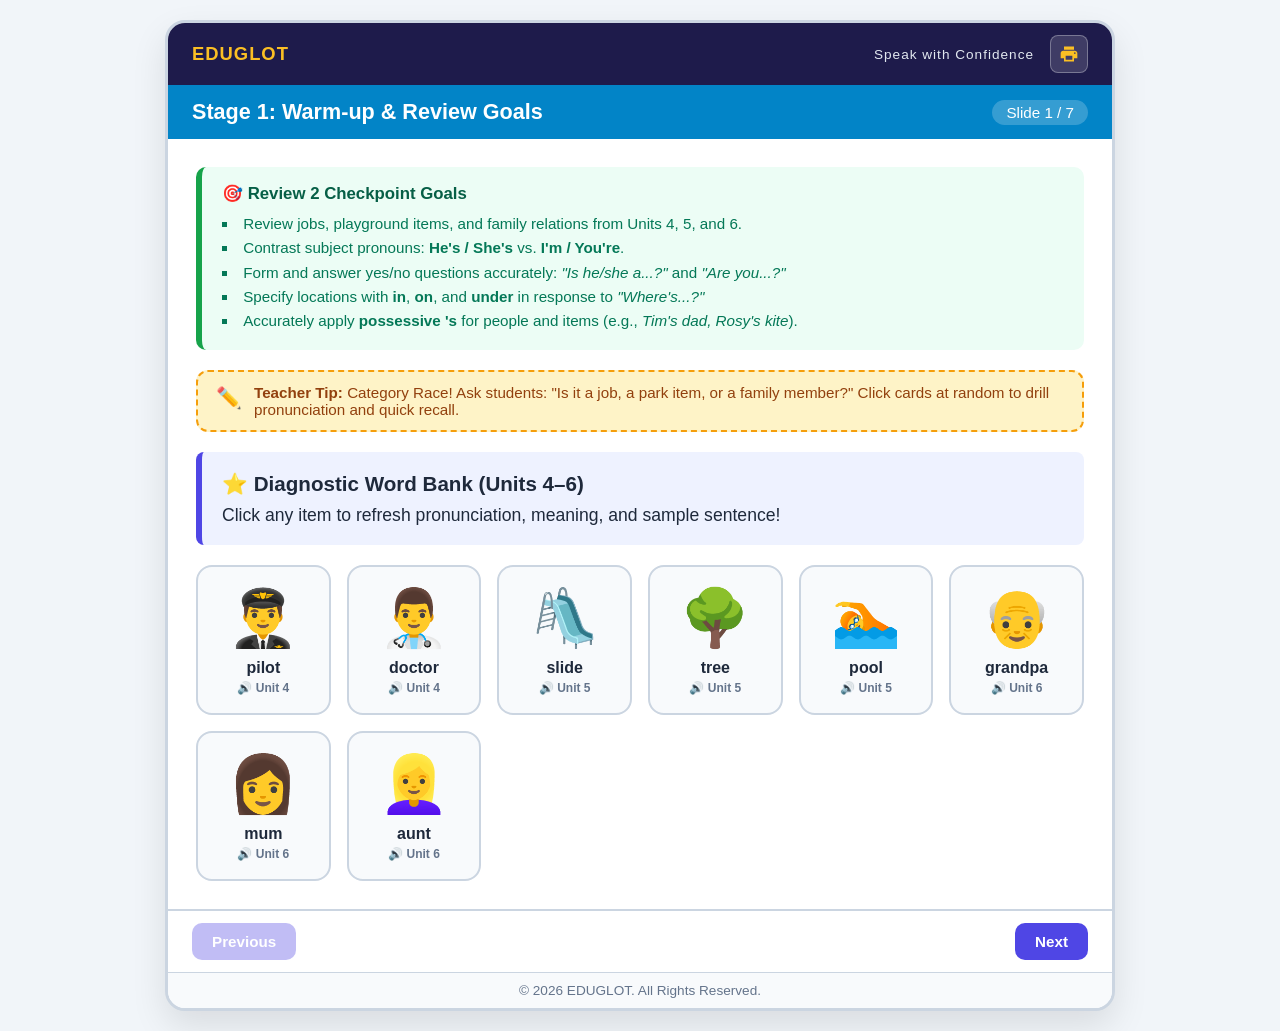
<file: review2.html>
<!DOCTYPE html>
<html lang="en">

<head>
    <meta charset="UTF-8" />
    <meta name="viewport" content="width=device-width, initial-scale=1.0" />
    <title>EDUGLOT - Review 2: Checkpoint (Units 4 - 6)</title>
    <link rel="stylesheet" href="style.css" />
</head>

<body>

    <div class="presentation-container">
        <!-- Top Branding Bar with Vector Print Button -->
        <div class="brand-bar">
            <span>EDUGLOT</span>
            <div class="brand-bar-right">
                <span class="tagline">Speak with Confidence</span>
                <button class="icon-btn-print" onclick="printAllSlides()"
                    title="Print complete review checkpoint worksheet">
                    <svg xmlns="http://www.w3.org/2000/svg" viewBox="0 0 24 24">
                        <path
                            d="M19 8H5c-1.66 0-3 1.34-3 3v6h4v4h12v-4h4v-6c0-1.66-1.34-3-3-3zm-3 11H8v-5h8v5zm3-7c-.55 0-1-.45-1-1s.45-1 1-1 1 .45 1 1-.45 1-1 1zm-1-9H6v4h12V3z" />
                    </svg>
                </button>
            </div>
        </div>

        <!-- Slide Header -->
        <div class="slide-header" style="background: #0284c7;">
            <h2 id="slide-title">Stage 1: Warm-up & Review Goals</h2>
            <span class="slide-indicator" id="slide-indicator">Slide 1 / 7</span>
        </div>

        <!-- VOCAB MODAL (Audio, Definition & Example) -->
        <div class="modal-overlay" id="vocab-modal" onclick="closeModal(event)">
            <div class="modal-card">
                <button class="modal-close" onclick="forceCloseModal()">&times;</button>

                <div class="modal-header-section">
                    <span class="emoji-lg" id="modal-emoji" style="font-size: 4rem; margin-bottom: 4px;">⭐</span>
                    <h3 id="modal-word" style="font-size: 1.8rem; color: var(--primary); font-weight: 800;">WORD</h3>
                    <p id="modal-phonetic" style="color: #64748b; font-style: italic; font-size: 1rem;">/phonetic/</p>
                    <button class="modal-audio-btn" onclick="speakCurrentWord()">🔊 Listen Word</button>
                </div>

                <div class="modal-details">
                    <div class="detail-block">
                        <div class="detail-title">Definition</div>
                        <p class="detail-text" id="modal-def">Definition text goes here.</p>
                    </div>

                    <div class="detail-block example-box">
                        <div class="detail-title">
                            <span>Example Sentence</span>
                            <button class="example-sound-btn" onclick="speakCurrentExample()">🔊 Read</button>
                        </div>
                        <p class="detail-text" id="modal-example">"Example sentence goes here."</p>
                    </div>
                </div>
            </div>
        </div>

        <!-- SLIDE 1: GOALS & VOCABULARY RECALL (10 mins) -->
        <div class="slide-content active">
            <div class="objectives-card">
                <h4>🎯 Review 2 Checkpoint Goals</h4>
                <ul>
                    <li>Review jobs, playground items, and family relations from Units 4, 5, and 6.</li>
                    <li>Contrast subject pronouns: <strong>He's / She's</strong> vs. <strong>I'm / You're</strong>.</li>
                    <li>Form and answer yes/no questions accurately: <em>"Is he/she a...?"</em> and <em>"Are
                            you...?"</em></li>
                    <li>Specify locations with <strong>in</strong>, <strong>on</strong>, and <strong>under</strong> in
                        response to <em>"Where's...?"</em></li>
                    <li>Accurately apply <strong>possessive 's</strong> for people and items (e.g., <em>Tim's dad,
                            Rosy's kite</em>).</li>
                </ul>
            </div>

            <div class="teacher-cue">
                <button class="edit-btn" onclick="toggleEdit(this)" title="Edit note">✏️</button>
                <div class="teacher-notes-text">
                    <strong>Teacher Tip:</strong> Category Race! Ask students: "Is it a job, a park item, or a family
                    member?" Click cards at random to drill pronunciation and quick recall.
                </div>
            </div>

            <div class="rule-box">
                <h3>⭐ Diagnostic Word Bank (Units 4–6)</h3>
                <p>Click any item to refresh pronunciation, meaning, and sample sentence!</p>
            </div>

            <div class="vocab-grid">
                <div class="vocab-card"
                    onclick="openModal('pilot', '👨‍✈️', '/ˈpaɪ.lət/', 'A person who flies airplanes across the sky.', 'He is a pilot flying to London.')">
                    <span class="emoji-lg">👨‍✈️</span>pilot<span class="card-hint">🔊 Unit 4</span>
                </div>
                <div class="vocab-card"
                    onclick="openModal('doctor', '👨‍⚕️', '/ˈdɒk.tər/', 'A person who cares for sick people in a clinic or hospital.', 'She is a hospital doctor.')">
                    <span class="emoji-lg">👨‍⚕️</span>doctor<span class="card-hint">🔊 Unit 4</span>
                </div>
                <div class="vocab-card"
                    onclick="openModal('slide', '🛝', '/slaɪd/', 'A sloped playground board that kids slide down.', 'The ball is on the slide.')">
                    <span class="emoji-lg">🛝</span>slide<span class="card-hint">🔊 Unit 5</span>
                </div>
                <div class="vocab-card"
                    onclick="openModal('tree', '🌳', '/triː/', 'A tall woody plant with green branches and leaves.', 'Billy is under the tree.')">
                    <span class="emoji-lg">🌳</span>tree<span class="card-hint">🔊 Unit 5</span>
                </div>
                <div class="vocab-card"
                    onclick="openModal('pool', '🏊', '/puːl/', 'A basin of water used for swimming and splashing.', 'The armbands are in the pool.')">
                    <span class="emoji-lg">🏊</span>pool<span class="card-hint">🔊 Unit 5</span>
                </div>
                <div class="vocab-card"
                    onclick="openModal('grandpa', '👴', '/ˈɡræn.pɑː/', 'The father of your father or mother.', 'This is Rosy\'s grandpa.')">
                    <span class="emoji-lg">👴</span>grandpa<span class="card-hint">🔊 Unit 6</span>
                </div>
                <div class="vocab-card"
                    onclick="openModal('mum', '👩', '/mʌm/', 'A mother; a female parent who loves her children.', 'She is Jamie\'s mum.')">
                    <span class="emoji-lg">👩</span>mum<span class="card-hint">🔊 Unit 6</span>
                </div>
                <div class="vocab-card"
                    onclick="openModal('aunt', '👱‍♀️', '/ɑːnt/', 'The sister of your mum or dad.', 'That is Tim\'s aunt.')">
                    <span class="emoji-lg">👱‍♀️</span>aunt<span class="card-hint">🔊 Unit 6</span>
                </div>
            </div>
        </div>

        <!-- SLIDE 2: GRAMMAR SUMMARY MATRIX (10 mins) -->
        <div class="slide-content">
            <div class="teacher-cue">
                <button class="edit-btn" onclick="toggleEdit(this)" title="Edit note">✏️</button>
                <div class="teacher-notes-text">
                    <strong>Teacher Tip:</strong> Walk through the three grammar pillars: Third-Person Pronouns (Unit
                    4), Prepositions of Place (Unit 5), and First/Second-Person Pronouns with Possessive 's (Unit 6).
                    Have students say one sample sentence for each pillar.
                </div>
            </div>

            <div class="rule-box">
                <h3>Grammar Matrix: Units 4 to 6</h3>
                <p>Review the three core pillars side by side before starting the practice rounds.</p>
            </div>

            <div class="vocab-grid" style="grid-template-columns: repeat(auto-fit, minmax(240px, 1fr));">
                <div class="vocab-card" style="text-align: left; padding: 16px;">
                    <h4 style="color: var(--primary); margin-bottom: 8px;">1. Jobs & He / She</h4>
                    <p style="font-size: 0.95rem; line-height: 1.5;">
                        • <strong>He's a / She's an...</strong><br>
                        • <strong>Is he/she a...?</strong><br>
                        &rarr; <em>Yes, he/she is.</em><br>
                        &rarr; <em>No, he/she isn't.</em>
                    </p>
                </div>

                <div class="vocab-card" style="text-align: left; padding: 16px;">
                    <h4 style="color: #0284c7; margin-bottom: 8px;">2. Where's & In / On / Under</h4>
                    <p style="font-size: 0.95rem; line-height: 1.5;">
                        • <strong>Where's the...?</strong><br>
                        • <strong>in</strong>: <em>in the pool / net</em><br>
                        • <strong>on</strong>: <em>on the slide / swing</em><br>
                        • <strong>under</strong>: <em>under the tree</em>
                    </p>
                </div>

                <div class="vocab-card" style="text-align: left; padding: 16px;">
                    <h4 style="color: var(--accent); margin-bottom: 8px;">3. I'm, You're & 's</h4>
                    <p style="font-size: 0.95rem; line-height: 1.5;">
                        • <strong>I'm / You're</strong><br>
                        • <strong>Are you...?</strong><br>
                        &rarr; <em>Yes, I am. / No, I'm not.</em><br>
                        • <strong>'s</strong>: <em>Tim's dad, Billy's toy</em>
                    </p>
                </div>
            </div>
        </div>

        <!-- SLIDE 3: CHECKPOINT CHALLENGE A (Pronouns & Questions with Is/Are) -->
        <div class="slide-content">
            <div class="teacher-cue">
                <button class="edit-btn" onclick="toggleEdit(this)" title="Edit note">✏️</button>
                <div class="teacher-notes-text">
                    <strong>Teacher Tip:</strong> Watch for pronoun subject alignment: Is the question asking about
                    <em>he</em>, <em>she</em>, or <em>you</em>? Ensure students do not mix up "Yes, he is" with "Yes, I
                    am".
                </div>
            </div>

            <p style="margin-bottom: 12px; font-weight: bold; font-size: 1.1rem;">Challenge A: Pronouns &
                Question-Answer Matching (8 Questions)</p>

            <div class="exercise-grid">
                <div class="exercise-card">
                    <div class="quiz-row">
                        <span>1. 👨‍✈️ (Man)</span>
                        <select class="quiz-select q-set-1" data-correct="He's">
                            <option value="">--</option>
                            <option value="He's">He's</option>
                            <option value="She's">She's</option>
                        </select>
                        <span>a pilot.</span><span class="status-msg"></span>
                    </div>
                </div>
                <div class="exercise-card">
                    <div class="quiz-row">
                        <span>2. 👩‍🏫 (Woman)</span>
                        <select class="quiz-select q-set-1" data-correct="She's">
                            <option value="">--</option>
                            <option value="He's">He's</option>
                            <option value="She's">She's</option>
                        </select>
                        <span>a teacher.</span><span class="status-msg"></span>
                    </div>
                </div>
                <div class="exercise-card">
                    <div class="quiz-row">
                        <span>3. 👨‍⚕️ Is he a doctor? (Yes) &rarr;</span>
                        <select class="quiz-select q-set-1" data-correct="Yes, he is.">
                            <option value="">--</option>
                            <option value="Yes, he is.">Yes, he is.</option>
                            <option value="Yes, she is.">Yes, she is.</option>
                        </select>
                        <span class="status-msg"></span>
                    </div>
                </div>
                <div class="exercise-card">
                    <div class="quiz-row">
                        <span>4. 👩‍⚕️ Is she a firefighter? (No) &rarr;</span>
                        <select class="quiz-select q-set-1" data-correct="No, she isn't.">
                            <option value="">--</option>
                            <option value="No, he isn't.">No, he isn't.</option>
                            <option value="No, she isn't.">No, she isn't.</option>
                        </select>
                        <span class="status-msg"></span>
                    </div>
                </div>
                <div class="exercise-card">
                    <div class="quiz-row">
                        <span>5. (I am)</span>
                        <select class="quiz-select q-set-1" data-correct="I'm">
                            <option value="">--</option>
                            <option value="I'm">I'm</option>
                            <option value="You're">You're</option>
                        </select>
                        <span>seven years old.</span><span class="status-msg"></span>
                    </div>
                </div>
                <div class="exercise-card">
                    <div class="quiz-row">
                        <span>6. (You are)</span>
                        <select class="quiz-select q-set-1" data-correct="You're">
                            <option value="">--</option>
                            <option value="I'm">I'm</option>
                            <option value="You're">You're</option>
                        </select>
                        <span>my favorite teacher.</span><span class="status-msg"></span>
                    </div>
                </div>
                <div class="exercise-card">
                    <div class="quiz-row">
                        <span>7. 🎒 Are you a pupil? (Yes) &rarr;</span>
                        <select class="quiz-select q-set-1" data-correct="Yes, I am.">
                            <option value="">--</option>
                            <option value="Yes, I am.">Yes, I am.</option>
                            <option value="Yes, you are.">Yes, you are.</option>
                        </select>
                        <span class="status-msg"></span>
                    </div>
                </div>
                <div class="exercise-card">
                    <div class="quiz-row">
                        <span>8. 👩‍⚕️ Are you a nurse? (No) &rarr;</span>
                        <select class="quiz-select q-set-1" data-correct="No, I'm not.">
                            <option value="">--</option>
                            <option value="No, I'm not.">No, I'm not.</option>
                            <option value="No, she isn't.">No, she isn't.</option>
                        </select>
                        <span class="status-msg"></span>
                    </div>
                </div>
            </div>
            <button class="btn" onclick="checkSet('q-set-1')">Check Answers (Challenge A)</button>
        </div>

        <!-- SLIDE 4: CHECKPOINT CHALLENGE B (Where's, Prepositions & Possessive 's) -->
        <div class="slide-content">
            <div class="teacher-cue">
                <button class="edit-btn" onclick="toggleEdit(this)" title="Edit note">✏️</button>
                <div class="teacher-notes-text">
                    <strong>Teacher Tip:</strong> Watch for correct prepositions (in the net vs on the slide vs under
                    the tree) and proper possessive 's placement.
                </div>
            </div>

            <p style="margin-bottom: 12px; font-weight: bold; font-size: 1.1rem;">Challenge B: Locations & Possessive 's
                (8 Questions)</p>

            <div class="exercise-grid">
                <div class="exercise-card">
                    <div class="quiz-row">
                        <span>1. 🛝 The ball is</span>
                        <select class="quiz-select q-set-2" data-correct="on">
                            <option value="">--</option>
                            <option value="in">in</option>
                            <option value="on">on</option>
                            <option value="under">under</option>
                        </select>
                        <span>the slide.</span><span class="status-msg"></span>
                    </div>
                </div>
                <div class="exercise-card">
                    <div class="quiz-row">
                        <span>2. 🏊 The duck is</span>
                        <select class="quiz-select q-set-2" data-correct="in">
                            <option value="">--</option>
                            <option value="in">in</option>
                            <option value="on">on</option>
                            <option value="under">under</option>
                        </select>
                        <span>the pool.</span><span class="status-msg"></span>
                    </div>
                </div>
                <div class="exercise-card">
                    <div class="quiz-row">
                        <span>3. 🌳 Billy sits</span>
                        <select class="quiz-select q-set-2" data-correct="under">
                            <option value="">--</option>
                            <option value="in">in</option>
                            <option value="on">on</option>
                            <option value="under">under</option>
                        </select>
                        <span>the tree.</span><span class="status-msg"></span>
                    </div>
                </div>
                <div class="exercise-card">
                    <div class="quiz-row">
                        <span>4. 🥅 The soccer ball is</span>
                        <select class="quiz-select q-set-2" data-correct="in">
                            <option value="">--</option>
                            <option value="in">in</option>
                            <option value="on">on</option>
                            <option value="under">under</option>
                        </select>
                        <span>the net.</span><span class="status-msg"></span>
                    </div>
                </div>
                <div class="exercise-card">
                    <div class="quiz-row">
                        <span>5. That is</span>
                        <select class="quiz-select q-set-2" data-correct="Tim's">
                            <option value="">--</option>
                            <option value="Tim">Tim</option>
                            <option value="Tim's">Tim's</option>
                        </select>
                        <span>dad. 👨</span><span class="status-msg"></span>
                    </div>
                </div>
                <div class="exercise-card">
                    <div class="quiz-row">
                        <span>6. This is</span>
                        <select class="quiz-select q-set-2" data-correct="Rosy's">
                            <option value="">--</option>
                            <option value="Rosy">Rosy</option>
                            <option value="Rosy's">Rosy's</option>
                        </select>
                        <span>mum. 👩</span><span class="status-msg"></span>
                    </div>
                </div>
                <div class="exercise-card">
                    <div class="quiz-row">
                        <span>7. Look at</span>
                        <select class="quiz-select q-set-2" data-correct="Billy's">
                            <option value="">--</option>
                            <option value="Billy">Billy</option>
                            <option value="Billy's">Billy's</option>
                        </select>
                        <span>teddy bear. 🧸</span><span class="status-msg"></span>
                    </div>
                </div>
                <div class="exercise-card">
                    <div class="quiz-row">
                        <span>8.</span>
                        <select class="quiz-select q-set-2" data-correct="Where's">
                            <option value="">--</option>
                            <option value="Where's">Where's</option>
                            <option value="What's">What's</option>
                        </select>
                        <span>the frisbee? - It's under the swing.</span><span class="status-msg"></span>
                    </div>
                </div>
            </div>
            <button class="btn" onclick="checkSet('q-set-2')">Check Answers (Challenge B)</button>
        </div>

        <!-- SLIDE 5: GUIDED PRODUCTION (Comprehensive Roleplay) -->
        <div class="slide-content">
            <div class="teacher-cue">
                <button class="edit-btn" onclick="toggleEdit(this)" title="Edit note">✏️</button>
                <div class="teacher-notes-text">
                    <strong>Teacher Tip:</strong> Pair roleplay! Student A plays Tim, Student B plays Rosy. This
                    dialogue integrates Jobs (Unit 4), Park locations (Unit 5), and Family members (Unit 6). Switch
                    roles and run it twice!
                </div>
            </div>

            <p style="margin-bottom: 10px; font-weight: bold; font-size: 1.1rem;">Roleplay: Family Day at the Park</p>

            <div class="dialogue-box">
                <p><span class="speaker">Tim:</span> Hi Rosy! Are you at the park with your family today?</p>
                <p><span class="speaker">Rosy:</span> Yes, I am! Look, that man under the big tree is my dad.</p>
                <p><span class="speaker">Tim:</span> Oh! Is he a firefighter?</p>
                <p><span class="speaker">Rosy:</span> No, he isn't. He's a pilot! And that lady on the bench is my aunt.
                </p>
                <p><span class="speaker">Tim:</span> She's a doctor, right?</p>
                <p><span class="speaker">Rosy:</span> Yes, she is! Now, where's Billy? I have his red frisbee.</p>
                <p><span class="speaker">Tim:</span> Look over there! He's on the slide with Jamie.</p>
                <p><span class="speaker">Rosy:</span> Great! Let's put Billy's frisbee on the grass and play together!
                </p>
            </div>
        </div>

        <!-- SLIDE 6: FREE PRODUCTION (Community Detective Game) -->
        <div class="slide-content">
            <div class="teacher-cue">
                <button class="edit-btn" onclick="toggleEdit(this)" title="Edit note">✏️</button>
                <div class="teacher-notes-text">
                    <strong>Teacher Tip:</strong> Community Detective! Teacher or student names a mission (Job Mime,
                    Park Hide, or Family Clue). Students speak the full sentence on camera.
                </div>
            </div>

            <div class="rule-box" style="border-left-color: var(--accent);">
                <h3>🎯 Live Community Detective Game!</h3>
                <p>Complete each mission with your partner using full sentences!</p>
            </div>

            <div class="vocab-grid">
                <div class="exercise-card" style="text-align: center;">
                    <span class="emoji-lg">👨‍✈️</span>
                    <strong>Mission 1: Guess Job</strong><br>
                    Mime a job on camera & ask:<br>
                    <em>"Is he / she a...?"</em>
                </div>
                <div class="exercise-card" style="text-align: center;">
                    <span class="emoji-lg">🛝</span>
                    <strong>Mission 2: Park Item</strong><br>
                    Name a location using:<br>
                    <em>"It's on / in / under the..."</em>
                </div>
                <div class="exercise-card" style="text-align: center;">
                    <span class="emoji-lg">👨‍👩‍👧‍👦</span>
                    <strong>Mission 3: Family Link</strong><br>
                    Use possessive 's:<br>
                    <em>"This is Tim's dad / Rosy's mum."</em>
                </div>
            </div>
        </div>

        <!-- SLIDE 7: CONSOLIDATION & MASTERY EXIT TICKET (10 mins) -->
        <div class="slide-content">
            <div class="teacher-cue">
                <button class="edit-btn" onclick="toggleEdit(this)" title="Edit note">✏️</button>
                <div class="teacher-notes-text">
                    <strong>Teacher Tip:</strong> Final 10-question mastery test! Every student must score 10/10 to earn
                    their "Review 2 Master" badge.
                </div>
            </div>

            <div class="rule-box" style="border-left-color: var(--success);">
                <h3>🏆 Review 2 Grand Mastery Test</h3>
                <p>Score 10 out of 10 to earn your Review 2 Badge!</p>
            </div>

            <div class="exercise-grid">
                <div class="exercise-card">
                    <div class="quiz-row">
                        <span>1. 👨‍🚒 (Man)</span>
                        <select class="quiz-select q-set-exit" data-correct="He's">
                            <option value="">--</option>
                            <option value="He's">He's</option>
                            <option value="She's">She's</option>
                        </select>
                        <span>a firefighter.</span><span class="status-msg"></span>
                    </div>
                </div>
                <div class="exercise-card">
                    <div class="quiz-row">
                        <span>2. 👩‍⚕️ (Woman)</span>
                        <select class="quiz-select q-set-exit" data-correct="She's">
                            <option value="">--</option>
                            <option value="He's">He's</option>
                            <option value="She's">She's</option>
                        </select>
                        <span>a nurse.</span><span class="status-msg"></span>
                    </div>
                </div>
                <div class="exercise-card">
                    <div class="quiz-row">
                        <span>3. 👨‍✈️ Is he a pilot? (Yes) &rarr;</span>
                        <select class="quiz-select q-set-exit" data-correct="Yes, he is.">
                            <option value="">--</option>
                            <option value="Yes, he is.">Yes, he is.</option>
                            <option value="Yes, she is.">Yes, she is.</option>
                        </select>
                        <span class="status-msg"></span>
                    </div>
                </div>
                <div class="exercise-card">
                    <div class="quiz-row">
                        <span>4. 👩‍🏫 Is she a police officer? (No) &rarr;</span>
                        <select class="quiz-select q-set-exit" data-correct="No, she isn't.">
                            <option value="">--</option>
                            <option value="No, he isn't.">No, he isn't.</option>
                            <option value="No, she isn't.">No, she isn't.</option>
                        </select>
                        <span class="status-msg"></span>
                    </div>
                </div>
                <div class="exercise-card">
                    <div class="quiz-row">
                        <span>5. 🛝 The teddy is</span>
                        <select class="quiz-select q-set-exit" data-correct="on">
                            <option value="">--</option>
                            <option value="in">in</option>
                            <option value="on">on</option>
                            <option value="under">under</option>
                        </select>
                        <span>the slide.</span><span class="status-msg"></span>
                    </div>
                </div>
                <div class="exercise-card">
                    <div class="quiz-row">
                        <span>6. 🏊 The girl swims</span>
                        <select class="quiz-select q-set-exit" data-correct="in">
                            <option value="">--</option>
                            <option value="in">in</option>
                            <option value="on">on</option>
                            <option value="under">under</option>
                        </select>
                        <span>the pool.</span><span class="status-msg"></span>
                    </div>
                </div>
                <div class="exercise-card">
                    <div class="quiz-row">
                        <span>7. 🌳 The dog sleeps</span>
                        <select class="quiz-select q-set-exit" data-correct="under">
                            <option value="">--</option>
                            <option value="in">in</option>
                            <option value="on">on</option>
                            <option value="under">under</option>
                        </select>
                        <span>the tree.</span><span class="status-msg"></span>
                    </div>
                </div>
                <div class="exercise-card">
                    <div class="quiz-row">
                        <span>8. (I am)</span>
                        <select class="quiz-select q-set-exit" data-correct="I'm">
                            <option value="">--</option>
                            <option value="I'm">I'm</option>
                            <option value="You're">You're</option>
                        </select>
                        <span>Jamie's friend.</span><span class="status-msg"></span>
                    </div>
                </div>
                <div class="exercise-card">
                    <div class="quiz-row">
                        <span>9. Are you a pupil? (Yes) &rarr;</span>
                        <select class="quiz-select q-set-exit" data-correct="Yes, I am.">
                            <option value="">--</option>
                            <option value="Yes, I am.">Yes, I am.</option>
                            <option value="Yes, you are.">Yes, you are.</option>
                        </select>
                        <span class="status-msg"></span>
                    </div>
                </div>
                <div class="exercise-card">
                    <div class="quiz-row">
                        <span>10. This is</span>
                        <select class="quiz-select q-set-exit" data-correct="Rosy's">
                            <option value="">--</option>
                            <option value="Rosy">Rosy</option>
                            <option value="Rosy's">Rosy's</option>
                        </select>
                        <span>grandpa. 👴</span><span class="status-msg"></span>
                    </div>
                </div>
            </div>
            <button class="btn" onclick="checkSet('q-set-exit')">Submit Review 2 Exit Ticket</button>
        </div>

        <!-- Navigation Footer -->
        <div class="nav-footer">
            <button class="btn" id="prev-btn" onclick="changeSlide(-1)">Previous</button>
            <button class="btn" id="next-btn" onclick="changeSlide(1)">Next</button>
        </div>

        <!-- Copyright Footer -->
        <div class="footer-copyright">
            &copy; 2026 EDUGLOT. All Rights Reserved.
        </div>
    </div>

    <script>
        /* 1. CONTENT THEFT PROTECTION */
        document.addEventListener('contextmenu', e => e.preventDefault());
        document.addEventListener('keydown', e => {
            if (e.keyCode === 123) { e.preventDefault(); return false; }
            if (e.ctrlKey && e.shiftKey && (e.keyCode === 73 || e.keyCode === 74 || e.keyCode === 67)) { e.preventDefault(); return false; }
            if (e.metaKey && e.altKey && e.keyCode === 73) { e.preventDefault(); return false; }
            if ((e.ctrlKey || e.metaKey) && e.keyCode === 85) { e.preventDefault(); return false; }
            if ((e.ctrlKey || e.metaKey) && e.keyCode === 83) { e.preventDefault(); return false; }
        });
        document.addEventListener('dragstart', e => e.preventDefault());

        /* 2. SLIDE NAVIGATION */
        const slides = document.querySelectorAll('.slide-content');
        const titles = [
            "Stage 1: Warm-up & Review Goals",
            "Stage 2: Grammar Matrix (Units 4-6 Summary)",
            "Stage 3: Challenge A (Pronouns & Questions)",
            "Stage 3: Challenge B (Where's & Possessive 's)",
            "Stage 4: Guided Roleplay (Family Day at Park)",
            "Stage 4: Free Production (Community Detective)",
            "Stage 5: Review 2 Grand Mastery Test"
        ];
        let currentSlide = 0;
        let activeWordToSpeak = "";
        let activeExampleToSpeak = "";

        function updateSlide() {
            slides.forEach((slide, index) => {
                slide.classList.toggle('active', index === currentSlide);
            });
            document.getElementById('slide-title').innerText = titles[currentSlide];
            document.getElementById('slide-indicator').innerText = `Slide ${currentSlide + 1} / ${slides.length}`;
            document.getElementById('prev-btn').disabled = currentSlide === 0;
            document.getElementById('next-btn').disabled = currentSlide === slides.length - 1;
        }

        function changeSlide(direction) {
            currentSlide += direction;
            updateSlide();
        }

        /* 3. PRINT WORKSHEET ENGINE */
        function printAllSlides() {
            slides.forEach(slide => slide.style.display = 'block');
            window.print();
            slides.forEach((slide, index) => {
                slide.style.display = (index === currentSlide) ? 'block' : 'none';
            });
        }

        /* 4. AUDIO PRONUNCIATION & MODAL */
        function openModal(word, emoji, phonetic, definition, example) {
            activeWordToSpeak = word;
            activeExampleToSpeak = example;

            document.getElementById('modal-emoji').innerText = emoji;
            document.getElementById('modal-word').innerText = word.toUpperCase();
            document.getElementById('modal-phonetic').innerText = phonetic;
            document.getElementById('modal-def').innerText = definition;
            document.getElementById('modal-example').innerText = `"${example}"`;

            document.getElementById('vocab-modal').classList.add('active');
            speakText(word);
        }

        function closeModal(e) {
            if (e.target.id === 'vocab-modal') forceCloseModal();
        }

        function forceCloseModal() {
            document.getElementById('vocab-modal').classList.remove('active');
        }

        function speakCurrentWord() {
            if (activeWordToSpeak) speakText(activeWordToSpeak);
        }

        function speakCurrentExample() {
            if (activeExampleToSpeak) speakText(activeExampleToSpeak);
        }

        function speakText(text) {
            if ('speechSynthesis' in window) {
                window.speechSynthesis.cancel();
                const utterance = new SpeechSynthesisUtterance(text);
                utterance.lang = 'en-US';
                utterance.rate = 0.85;
                window.speechSynthesis.speak(utterance);
            }
        }

        /* 5. INTERACTIVE SELF-CHECKING */
        function checkSet(className) {
            const selects = document.querySelectorAll(`.${className}`);
            selects.forEach(select => {
                const expected = select.getAttribute('data-correct');
                const feedback = select.parentElement.querySelector('.status-msg');
                if (select.value === expected) {
                    feedback.textContent = " ✔ Correct";
                    feedback.style.color = "var(--success)";
                } else {
                    feedback.textContent = " ✖ Try again";
                    feedback.style.color = "var(--danger)";
                }
            });
        }

        /* 6. TEACHER LIVE NOTE EDITING */
        function toggleEdit(btn) {
            const textDiv = btn.nextElementSibling;
            const isEditing = textDiv.getAttribute('contenteditable') === 'true';
            if (isEditing) {
                textDiv.setAttribute('contenteditable', 'false');
                btn.innerText = '✏️';
            } else {
                textDiv.setAttribute('contenteditable', 'true');
                textDiv.focus();
                btn.innerText = '💾';
            }
        }

        updateSlide();
    </script>
</body>

</html>
</file>
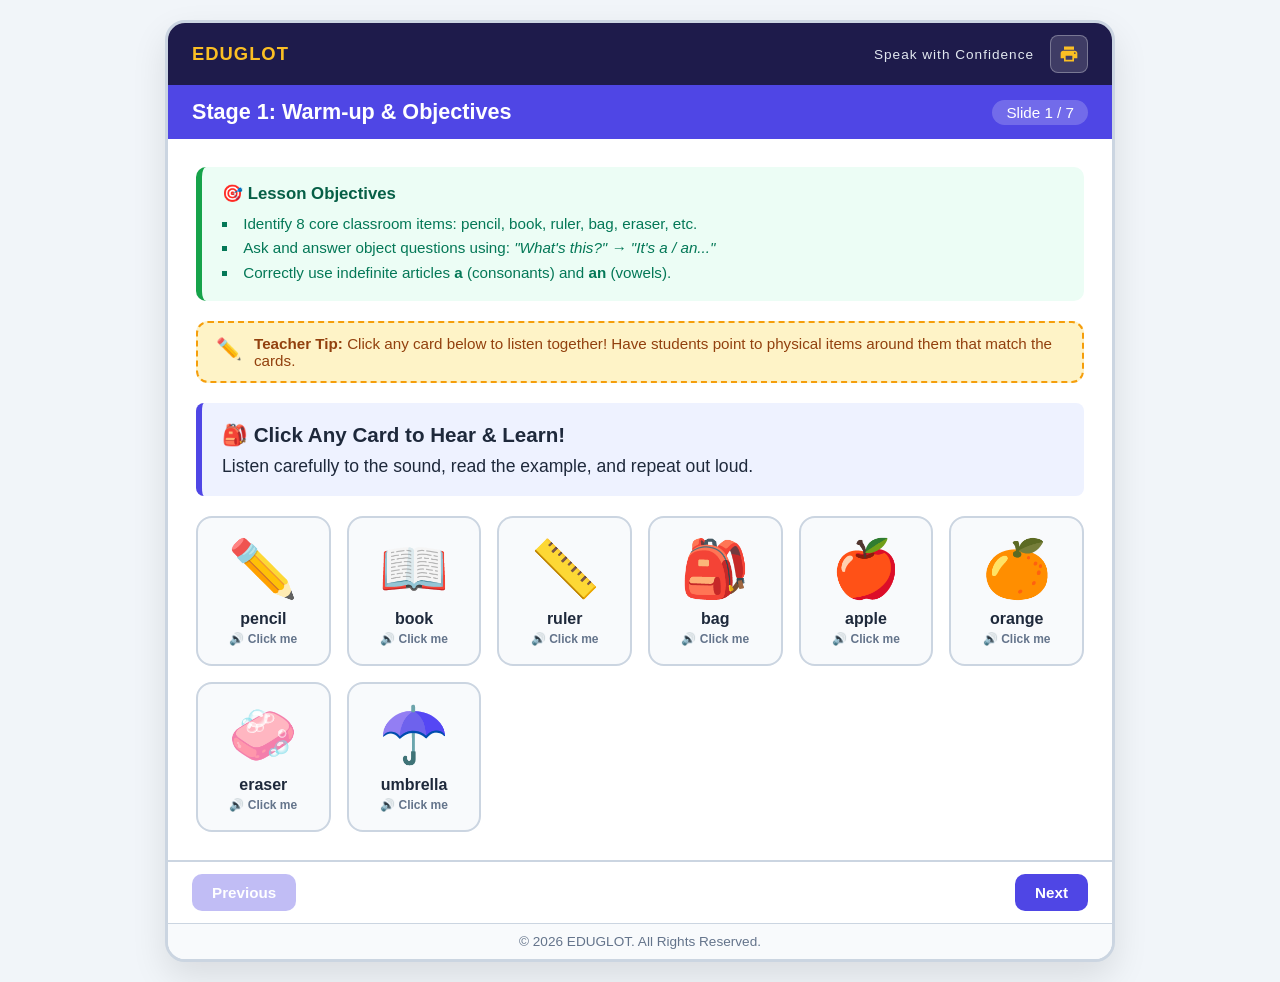
<file: unit1.html>
<!DOCTYPE html>
<html lang="en">

<head>
  <meta charset="UTF-8" />
  <meta name="viewport" content="width=device-width, initial-scale=1.0" />
  <title>EDUGLOT - Unit 1: School Things</title>
  <link rel="stylesheet" href="style.css" />
</head>

<body>

  <div class="presentation-container">
    <!-- Top Branding Bar -->
    <div class="brand-bar">
      <span>EDUGLOT</span>
      <div class="brand-bar-right">
        <span class="tagline">Speak with Confidence</span>
        <!-- Vector Printer Icon -->
        <button class="icon-btn-print" onclick="printAllSlides()" title="Print complete student worksheet">
          <svg xmlns="http://www.w3.org/2000/svg" viewBox="0 0 24 24">
            <path
              d="M19 8H5c-1.66 0-3 1.34-3 3v6h4v4h12v-4h4v-6c0-1.66-1.34-3-3-3zm-3 11H8v-5h8v5zm3-7c-.55 0-1-.45-1-1s.45-1 1-1 1 .45 1 1-.45 1-1 1zm-1-9H6v4h12V3z" />
          </svg>
        </button>
      </div>
    </div>

    <!-- Slide Header -->
    <div class="slide-header">
      <h2 id="slide-title">Stage 1: Warm-up & Objectives</h2>
      <span class="slide-indicator" id="slide-indicator">Slide 1 / 7</span>
    </div>

    <!-- VOCAB MODAL (Audio, Definition & Example) -->
    <div class="modal-overlay" id="vocab-modal" onclick="closeModal(event)">
      <div class="modal-card">
        <button class="modal-close" onclick="forceCloseModal()">&times;</button>

        <div class="modal-header-section">
          <span class="emoji-lg" id="modal-emoji" style="font-size: 4rem; margin-bottom: 4px;">🎒</span>
          <h3 id="modal-word" style="font-size: 1.8rem; color: var(--primary); font-weight: 800;">WORD</h3>
          <p id="modal-phonetic" style="color: #64748b; font-style: italic; font-size: 1rem;">/phonetic/</p>
          <button class="modal-audio-btn" onclick="speakCurrentWord()">🔊 Listen Word</button>
        </div>

        <div class="modal-details">
          <div class="detail-block">
            <div class="detail-title">Definition</div>
            <p class="detail-text" id="modal-def">Definition text goes here.</p>
          </div>

          <div class="detail-block example-box">
            <div class="detail-title">
              <span>Example Sentence</span>
              <button class="example-sound-btn" onclick="speakCurrentExample()">🔊 Read</button>
            </div>
            <p class="detail-text" id="modal-example">"Example sentence goes here."</p>
          </div>
        </div>
      </div>
    </div>

    <!-- SLIDE 1: OBJECTIVES & WARM-UP (10 mins) -->
    <div class="slide-content active">
      <div class="objectives-card">
        <h4>🎯 Lesson Objectives</h4>
        <ul>
          <li>Identify 8 core classroom items: pencil, book, ruler, bag, eraser, etc.</li>
          <li>Ask and answer object questions using: <em>"What's this?" &rarr; "It's a / an..."</em></li>
          <li>Correctly use indefinite articles <strong>a</strong> (consonants) and <strong>an</strong> (vowels).</li>
        </ul>
      </div>

      <div class="teacher-cue">
        <button class="edit-btn" onclick="toggleEdit(this)" title="Edit note">✏️</button>
        <div class="teacher-notes-text">
          <strong>Teacher Tip:</strong> Click any card below to listen together! Have students point to physical items
          around them that match the cards.
        </div>
      </div>

      <div class="rule-box">
        <h3>🎒 Click Any Card to Hear & Learn!</h3>
        <p>Listen carefully to the sound, read the example, and repeat out loud.</p>
      </div>

      <div class="vocab-grid">
        <div class="vocab-card"
          onclick="openModal('pencil', '✏️', '/ˈpen.səl/', 'A long, thin wooden tool used for writing or drawing.', 'I write my name in my notebook with a pencil.')">
          <span class="emoji-lg">✏️</span>pencil<span class="card-hint">🔊 Click me</span>
        </div>
        <div class="vocab-card"
          onclick="openModal('book', '📖', '/bʊk/', 'Sheets of paper joined inside a cover that we read to learn.', 'She opens a book to read an exciting bedtime story.')">
          <span class="emoji-lg">📖</span>book<span class="card-hint">🔊 Click me</span>
        </div>
        <div class="vocab-card"
          onclick="openModal('ruler', '📏', '/ˈruː.lər/', 'A straight, flat strip of plastic or wood used for measuring length.', 'Draw a straight blue line with a ruler.')">
          <span class="emoji-lg">📏</span>ruler<span class="card-hint">🔊 Click me</span>
        </div>
        <div class="vocab-card"
          onclick="openModal('bag', '🎒', '/bæɡ/', 'A soft container used to carry your school supplies.', 'Jamie puts his pencils and books inside a bag.')">
          <span class="emoji-lg">🎒</span>bag<span class="card-hint">🔊 Click me</span>
        </div>
        <div class="vocab-card"
          onclick="openModal('apple', '🍎', '/ˈæp.əl/', 'A crisp, round red or green fruit that grows on trees.', 'Mum packs an apple in my lunchbox every morning.')">
          <span class="emoji-lg">🍎</span>apple<span class="card-hint">🔊 Click me</span>
        </div>
        <div class="vocab-card"
          onclick="openModal('orange', '🍊', '/ˈɒr.ɪndʒ/', 'A sweet and juicy citrus fruit with a bright orange skin.', 'He peels an orange for a healthy snack.')">
          <span class="emoji-lg">🍊</span>orange<span class="card-hint">🔊 Click me</span>
        </div>
        <div class="vocab-card"
          onclick="openModal('eraser', '🧼', '/ɪˈreɪ.zər/', 'A piece of rubber used to wipe away pencil marks from paper.', 'Do not worry about mistakes; you can clean it with an eraser.')">
          <span class="emoji-lg">🧼</span>eraser<span class="card-hint">🔊 Click me</span>
        </div>
        <div class="vocab-card"
          onclick="openModal('umbrella', '☂️', '/ʌmˈbrel.ə/', 'A folding canopy that shields you from the rain or bright sun.', 'It is raining outside, so please take an umbrella.')">
          <span class="emoji-lg">☂️</span>umbrella<span class="card-hint">🔊 Click me</span>
        </div>
      </div>
    </div>

    <!-- SLIDE 2: PRESENTATION (15 mins) -->
    <div class="slide-content">
      <div class="teacher-cue">
        <button class="edit-btn" onclick="toggleEdit(this)" title="Edit note">✏️</button>
        <div class="teacher-notes-text">
          <strong>Teacher Tip:</strong> Emphasize that "an" is used for smooth pronunciation before vowel sounds (a, e,
          i, o, u).
        </div>
      </div>

      <div class="rule-box">
        <h3>Grammar Rules: Indefinite Articles</h3>
        <p><strong>Question:</strong> What's this? <em>(= What is this?)</em></p>
        <p><strong>Answer:</strong> It's a ... / It's an ...</p>
      </div>

      <div class="vocab-grid">
        <div class="vocab-card" style="border-color: #4f46e5;">
          <span class="emoji-lg">📘</span>
          <strong>A + Consonants</strong><br>
          <em>b, c, d, p, r, t, w...</em><br><br>
          • a pencil<br>• a book<br>• a desk<br>• a door
        </div>
        <div class="vocab-card" style="border-color: #f59e0b;">
          <span class="emoji-lg">🍎</span>
          <strong>AN + Vowels</strong><br>
          <em>a, e, i, o, u</em><br><br>
          • an apple<br>• an eraser<br>• an orange<br>• an umbrella
        </div>
      </div>
    </div>

    <!-- SLIDE 3: PRACTICE PART A (15 mins) -->
    <div class="slide-content">
      <div class="teacher-cue">
        <button class="edit-btn" onclick="toggleEdit(this)" title="Edit note">✏️</button>
        <div class="teacher-notes-text">
          <strong>Teacher Tip:</strong> Have students take turns reading out the full answer, e.g., "It's an umbrella!"
        </div>
      </div>

      <p style="margin-bottom: 12px; font-weight: bold; font-size: 1.1rem;">Part A: Complete with 'a' or 'an' (8
        Questions)</p>

      <div class="exercise-grid">
        <div class="exercise-card">
          <div class="quiz-row">
            <span>1. ✏️ It's</span>
            <select class="quiz-select q-set-1" data-correct="a">
              <option value="">--</option>
              <option value="a">a</option>
              <option value="an">an</option>
            </select>
            <span>pencil.</span><span class="status-msg"></span>
          </div>
        </div>
        <div class="exercise-card">
          <div class="quiz-row">
            <span>2. 🍊 It's</span>
            <select class="quiz-select q-set-1" data-correct="an">
              <option value="">--</option>
              <option value="a">a</option>
              <option value="an">an</option>
            </select>
            <span>orange.</span><span class="status-msg"></span>
          </div>
        </div>
        <div class="exercise-card">
          <div class="quiz-row">
            <span>3. ☂️ It's</span>
            <select class="quiz-select q-set-1" data-correct="an">
              <option value="">--</option>
              <option value="a">a</option>
              <option value="an">an</option>
            </select>
            <span>umbrella.</span><span class="status-msg"></span>
          </div>
        </div>
        <div class="exercise-card">
          <div class="quiz-row">
            <span>4. 📏 It's</span>
            <select class="quiz-select q-set-1" data-correct="a">
              <option value="">--</option>
              <option value="a">a</option>
              <option value="an">an</option>
            </select>
            <span>ruler.</span><span class="status-msg"></span>
          </div>
        </div>
        <div class="exercise-card">
          <div class="quiz-row">
            <span>5. 🧼 It's</span>
            <select class="quiz-select q-set-1" data-correct="an">
              <option value="">--</option>
              <option value="a">a</option>
              <option value="an">an</option>
            </select>
            <span>eraser.</span><span class="status-msg"></span>
          </div>
        </div>
        <div class="exercise-card">
          <div class="quiz-row">
            <span>6. 📖 It's</span>
            <select class="quiz-select q-set-1" data-correct="a">
              <option value="">--</option>
              <option value="a">a</option>
              <option value="an">an</option>
            </select>
            <span>book.</span><span class="status-msg"></span>
          </div>
        </div>
        <div class="exercise-card">
          <div class="quiz-row">
            <span>7. 🎒 It's</span>
            <select class="quiz-select q-set-1" data-correct="a">
              <option value="">--</option>
              <option value="a">a</option>
              <option value="an">an</option>
            </select>
            <span>bag.</span><span class="status-msg"></span>
          </div>
        </div>
        <div class="exercise-card">
          <div class="quiz-row">
            <span>8. 🍎 It's</span>
            <select class="quiz-select q-set-1" data-correct="an">
              <option value="">--</option>
              <option value="a">a</option>
              <option value="an">an</option>
            </select>
            <span>apple.</span><span class="status-msg"></span>
          </div>
        </div>
      </div>
      <button class="btn" onclick="checkSet('q-set-1')">Check Answers (Part A)</button>
    </div>

    <!-- SLIDE 4: PRACTICE PART B (15 mins) -->
    <div class="slide-content">
      <div class="teacher-cue">
        <button class="edit-btn" onclick="toggleEdit(this)" title="Edit note">✏️</button>
        <div class="teacher-notes-text">
          <strong>Teacher Tip:</strong> Watch for sentence structures. Have students type the answers into the chat box
          to practice spelling and punctuation.
        </div>
      </div>

      <p style="margin-bottom: 12px; font-weight: bold; font-size: 1.1rem;">Part B: Sentence Building (8 Questions)</p>

      <div class="exercise-grid">
        <div class="exercise-card">
          <div class="quiz-row">
            <span>1. [ this / What's / ? ]</span><br>
            <select class="quiz-select q-set-2" data-correct="What's this?">
              <option value="">-- Order --</option>
              <option value="This what's?">This what's?</option>
              <option value="What's this?">What's this?</option>
            </select>
            <span class="status-msg"></span>
          </div>
        </div>
        <div class="exercise-card">
          <div class="quiz-row">
            <span>2. [ door / a / It's / . ]</span><br>
            <select class="quiz-select q-set-2" data-correct="It's a door.">
              <option value="">-- Order --</option>
              <option value="A door it's.">A door it's.</option>
              <option value="It's a door.">It's a door.</option>
            </select>
            <span class="status-msg"></span>
          </div>
        </div>
        <div class="exercise-card">
          <div class="quiz-row">
            <span>3. [ an / apple / It's / . ]</span><br>
            <select class="quiz-select q-set-2" data-correct="It's an apple.">
              <option value="">-- Order --</option>
              <option value="It's an apple.">It's an apple.</option>
              <option value="An apple it's.">An apple it's.</option>
            </select>
            <span class="status-msg"></span>
          </div>
        </div>
        <div class="exercise-card">
          <div class="quiz-row">
            <span>4. [ ruler / It's / a / . ]</span><br>
            <select class="quiz-select q-set-2" data-correct="It's a ruler.">
              <option value="">-- Order --</option>
              <option value="Ruler a it's.">Ruler a it's.</option>
              <option value="It's a ruler.">It's a ruler.</option>
            </select>
            <span class="status-msg"></span>
          </div>
        </div>
        <div class="exercise-card">
          <div class="quiz-row">
            <span>5. [ eraser / It's / an / . ]</span><br>
            <select class="quiz-select q-set-2" data-correct="It's an eraser.">
              <option value="">-- Order --</option>
              <option value="It's an eraser.">It's an eraser.</option>
              <option value="Eraser an it's.">Eraser an it's.</option>
            </select>
            <span class="status-msg"></span>
          </div>
        </div>
        <div class="exercise-card">
          <div class="quiz-row">
            <span>6. [ window / a / It's / . ]</span><br>
            <select class="quiz-select q-set-2" data-correct="It's a window.">
              <option value="">-- Order --</option>
              <option value="Window it's a.">Window it's a.</option>
              <option value="It's a window.">It's a window.</option>
            </select>
            <span class="status-msg"></span>
          </div>
        </div>
        <div class="exercise-card">
          <div class="quiz-row">
            <span>7. [ orange / an / It's / . ]</span><br>
            <select class="quiz-select q-set-2" data-correct="It's an orange.">
              <option value="">-- Order --</option>
              <option value="It's an orange.">It's an orange.</option>
              <option value="An orange it's.">An orange it's.</option>
            </select>
            <span class="status-msg"></span>
          </div>
        </div>
        <div class="exercise-card">
          <div class="quiz-row">
            <span>8. [ bag / It's / a / . ]</span><br>
            <select class="quiz-select q-set-2" data-correct="It's a bag.">
              <option value="">-- Order --</option>
              <option value="Bag a it's.">Bag a it's.</option>
              <option value="It's a bag.">It's a bag.</option>
            </select>
            <span class="status-msg"></span>
          </div>
        </div>
      </div>
      <button class="btn" onclick="checkSet('q-set-2')">Check Answers (Part B)</button>
    </div>

    <!-- SLIDE 5: GUIDED PRODUCTION (15 mins) -->
    <div class="slide-content">
      <div class="teacher-cue">
        <button class="edit-btn" onclick="toggleEdit(this)" title="Edit note">✏️</button>
        <div class="teacher-notes-text">
          <strong>Teacher Tip:</strong> Pair students up. Have them switch roles halfway through the dialogue.
        </div>
      </div>

      <p style="margin-bottom: 10px; font-weight: bold; font-size: 1.1rem;">Conversation Practice</p>

      <div class="dialogue-box">
        <p><span class="speaker">Jamie:</span> Look at my new school backpack, Rosy!</p>
        <p><span class="speaker">Rosy:</span> Wow! What's this? <em>(Points to a long yellow tool)</em></p>
        <p><span class="speaker">Jamie:</span> It's a pencil.</p>
        <p><span class="speaker">Rosy:</span> And what's this? <em>(Points to a fresh fruit)</em></p>
        <p><span class="speaker">Jamie:</span> It's an apple for my lunch!</p>
        <p><span class="speaker">Rosy:</span> Is that an eraser in the front pocket?</p>
        <p><span class="speaker">Jamie:</span> Yes, it's an eraser and a ruler!</p>
      </div>
    </div>

    <!-- SLIDE 6: FREE PRODUCTION (15 mins) -->
    <div class="slide-content">
      <div class="teacher-cue">
        <button class="edit-btn" onclick="toggleEdit(this)" title="Edit note">✏️</button>
        <div class="teacher-notes-text">
          <strong>Teacher Tip:</strong> Show and Tell time! Students show two items to the camera and ask their partner
          "What's this?"
        </div>
      </div>

      <div class="rule-box" style="border-left-color: var(--accent);">
        <h3>🎯 Live Show and Tell Game!</h3>
        <p>Find 2 items around you. Present them using the steps below!</p>
      </div>

      <div class="vocab-grid">
        <div class="exercise-card" style="text-align: center;">
          <span class="emoji-lg">📸</span>
          <strong>Step 1</strong><br>Hold an item up to your camera!
        </div>
        <div class="exercise-card" style="text-align: center;">
          <span class="emoji-lg">❓</span>
          <strong>Step 2</strong><br>Ask your classmate:<br><em>"What's this?"</em>
        </div>
        <div class="exercise-card" style="text-align: center;">
          <span class="emoji-lg">🗣️</span>
          <strong>Step 3</strong><br>Classmate replies:<br><em>"It's a / an..."</em>
        </div>
      </div>
    </div>

    <!-- SLIDE 7: CONSOLIDATION & EXIT PASS (10 mins) -->
    <div class="slide-content">
      <div class="teacher-cue">
        <button class="edit-btn" onclick="toggleEdit(this)" title="Edit note">✏️</button>
        <div class="teacher-notes-text">
          <strong>Teacher Tip:</strong> Have each student submit their exit pass before concluding class.
        </div>
      </div>

      <div class="rule-box" style="border-left-color: var(--success);">
        <h3>🎉 Exit Pass Checklist</h3>
        <p>Complete all 8 questions before leaving class!</p>
      </div>

      <div class="exercise-grid">
        <div class="exercise-card">
          <div class="quiz-row">
            <span>1. 📓 It's</span>
            <select class="quiz-select q-set-exit" data-correct="a">
              <option value="">--</option>
              <option value="a">a</option>
              <option value="an">an</option>
            </select>
            <span>notebook.</span><span class="status-msg"></span>
          </div>
        </div>
        <div class="exercise-card">
          <div class="quiz-row">
            <span>2. 🐘 It's</span>
            <select class="quiz-select q-set-exit" data-correct="an">
              <option value="">--</option>
              <option value="a">a</option>
              <option value="an">an</option>
            </select>
            <span>elephant toy.</span><span class="status-msg"></span>
          </div>
        </div>
        <div class="exercise-card">
          <div class="quiz-row">
            <span>3. 🖊️ It's</span>
            <select class="quiz-select q-set-exit" data-correct="a">
              <option value="">--</option>
              <option value="a">a</option>
              <option value="an">an</option>
            </select>
            <span>pen.</span><span class="status-msg"></span>
          </div>
        </div>
        <div class="exercise-card">
          <div class="quiz-row">
            <span>4. 🍦 It's</span>
            <select class="quiz-select q-set-exit" data-correct="an">
              <option value="">--</option>
              <option value="a">a</option>
              <option value="an">an</option>
            </select>
            <span>ice cream.</span><span class="status-msg"></span>
          </div>
        </div>
        <div class="exercise-card">
          <div class="quiz-row">
            <span>5. 🪑 It's</span>
            <select class="quiz-select q-set-exit" data-correct="a">
              <option value="">--</option>
              <option value="a">a</option>
              <option value="an">an</option>
            </select>
            <span>chair.</span><span class="status-msg"></span>
          </div>
        </div>
        <div class="exercise-card">
          <div class="quiz-row">
            <span>6. 🐙 It's</span>
            <select class="quiz-select q-set-exit" data-correct="an">
              <option value="">--</option>
              <option value="a">a</option>
              <option value="an">an</option>
            </select>
            <span>octopus.</span><span class="status-msg"></span>
          </div>
        </div>
        <div class="exercise-card">
          <div class="quiz-row">
            <span>7. 🚪 It's</span>
            <select class="quiz-select q-set-exit" data-correct="a">
              <option value="">--</option>
              <option value="a">a</option>
              <option value="an">an</option>
            </select>
            <span>door.</span><span class="status-msg"></span>
          </div>
        </div>
        <div class="exercise-card">
          <div class="quiz-row">
            <span>8. 🥚 It's</span>
            <select class="quiz-select q-set-exit" data-correct="an">
              <option value="">--</option>
              <option value="a">a</option>
              <option value="an">an</option>
            </select>
            <span>egg.</span><span class="status-msg"></span>
          </div>
        </div>
      </div>
      <button class="btn" onclick="checkSet('q-set-exit')">Submit Exit Ticket</button>
    </div>

    <!-- Navigation Footer -->
    <div class="nav-footer">
      <button class="btn" id="prev-btn" onclick="changeSlide(-1)">Previous</button>
      <button class="btn" id="next-btn" onclick="changeSlide(1)">Next</button>
    </div>

    <!-- Copyright Footer -->
    <div class="footer-copyright">
      &copy; 2026 EDUGLOT. All Rights Reserved.
    </div>
  </div>

  <script>
    /* 1. CONTENT THEFT PROTECTION */
    document.addEventListener('contextmenu', e => e.preventDefault());
    document.addEventListener('keydown', e => {
      if (e.keyCode === 123) { e.preventDefault(); return false; }
      if (e.ctrlKey && e.shiftKey && (e.keyCode === 73 || e.keyCode === 74 || e.keyCode === 67)) { e.preventDefault(); return false; }
      if (e.metaKey && e.altKey && e.keyCode === 73) { e.preventDefault(); return false; }
      if ((e.ctrlKey || e.metaKey) && e.keyCode === 85) { e.preventDefault(); return false; }
      if ((e.ctrlKey || e.metaKey) && e.keyCode === 83) { e.preventDefault(); return false; }
    });
    document.addEventListener('dragstart', e => e.preventDefault());

    /* 2. SLIDE NAVIGATION */
    const slides = document.querySelectorAll('.slide-content');
    const titles = [
      "Stage 1: Warm-up & Objectives",
      "Stage 2: Presentation (Rules & Sounds)",
      "Stage 3: Practice Part A (A vs An)",
      "Stage 3: Practice Part B (Sentence Building)",
      "Stage 4: Guided Production (Engoo Dialogue)",
      "Stage 4: Free Production (Show & Tell)",
      "Stage 5: Consolidation (Exit Pass)"
    ];
    let currentSlide = 0;
    let activeWordToSpeak = "";
    let activeExampleToSpeak = "";

    function updateSlide() {
      slides.forEach((slide, index) => {
        slide.classList.toggle('active', index === currentSlide);
      });
      document.getElementById('slide-title').innerText = titles[currentSlide];
      document.getElementById('slide-indicator').innerText = `Slide ${currentSlide + 1} / ${slides.length}`;
      document.getElementById('prev-btn').disabled = currentSlide === 0;
      document.getElementById('next-btn').disabled = currentSlide === slides.length - 1;
    }

    function changeSlide(direction) {
      currentSlide += direction;
      updateSlide();
    }

    /* 3. PRINT ALL PAGES FROM ANY SLIDE */
    function printAllSlides() {
      slides.forEach(slide => slide.style.display = 'block');
      window.print();
      slides.forEach((slide, index) => {
        slide.style.display = (index === currentSlide) ? 'block' : 'none';
      });
    }

    /* 4. MODAL & PRONUNCIATION ENGINE */
    function openModal(word, emoji, phonetic, definition, example) {
      activeWordToSpeak = word;
      activeExampleToSpeak = example;

      document.getElementById('modal-emoji').innerText = emoji;
      document.getElementById('modal-word').innerText = word.toUpperCase();
      document.getElementById('modal-phonetic').innerText = phonetic;
      document.getElementById('modal-def').innerText = definition;
      document.getElementById('modal-example').innerText = `"${example}"`;

      document.getElementById('vocab-modal').classList.add('active');
      speakText(word);
    }

    function closeModal(e) {
      if (e.target.id === 'vocab-modal') forceCloseModal();
    }

    function forceCloseModal() {
      document.getElementById('vocab-modal').classList.remove('active');
    }

    function speakCurrentWord() {
      if (activeWordToSpeak) speakText(activeWordToSpeak);
    }

    function speakCurrentExample() {
      if (activeExampleToSpeak) speakText(activeExampleToSpeak);
    }

    function speakText(text) {
      if ('speechSynthesis' in window) {
        window.speechSynthesis.cancel();
        const utterance = new SpeechSynthesisUtterance(text);
        utterance.lang = 'en-US';
        utterance.rate = 0.85;
        window.speechSynthesis.speak(utterance);
      }
    }

    /* 5. INTERACTIVE SELF-CHECKING */
    function checkSet(className) {
      const selects = document.querySelectorAll(`.${className}`);
      selects.forEach(select => {
        const expected = select.getAttribute('data-correct');
        const feedback = select.parentElement.querySelector('.status-msg');
        if (select.value === expected) {
          feedback.textContent = " ✔ Correct";
          feedback.style.color = "var(--success)";
        } else {
          feedback.textContent = " ✖ Try again";
          feedback.style.color = "var(--danger)";
        }
      });
    }

    /* 6. TEACHER LIVE NOTE EDITING */
    function toggleEdit(btn) {
      const textDiv = btn.nextElementSibling;
      const isEditing = textDiv.getAttribute('contenteditable') === 'true';
      if (isEditing) {
        textDiv.setAttribute('contenteditable', 'false');
        btn.innerText = '✏️';
      } else {
        textDiv.setAttribute('contenteditable', 'true');
        textDiv.focus();
        btn.innerText = '💾';
      }
    }

    updateSlide();
  </script>
</body>

</html>
</file>
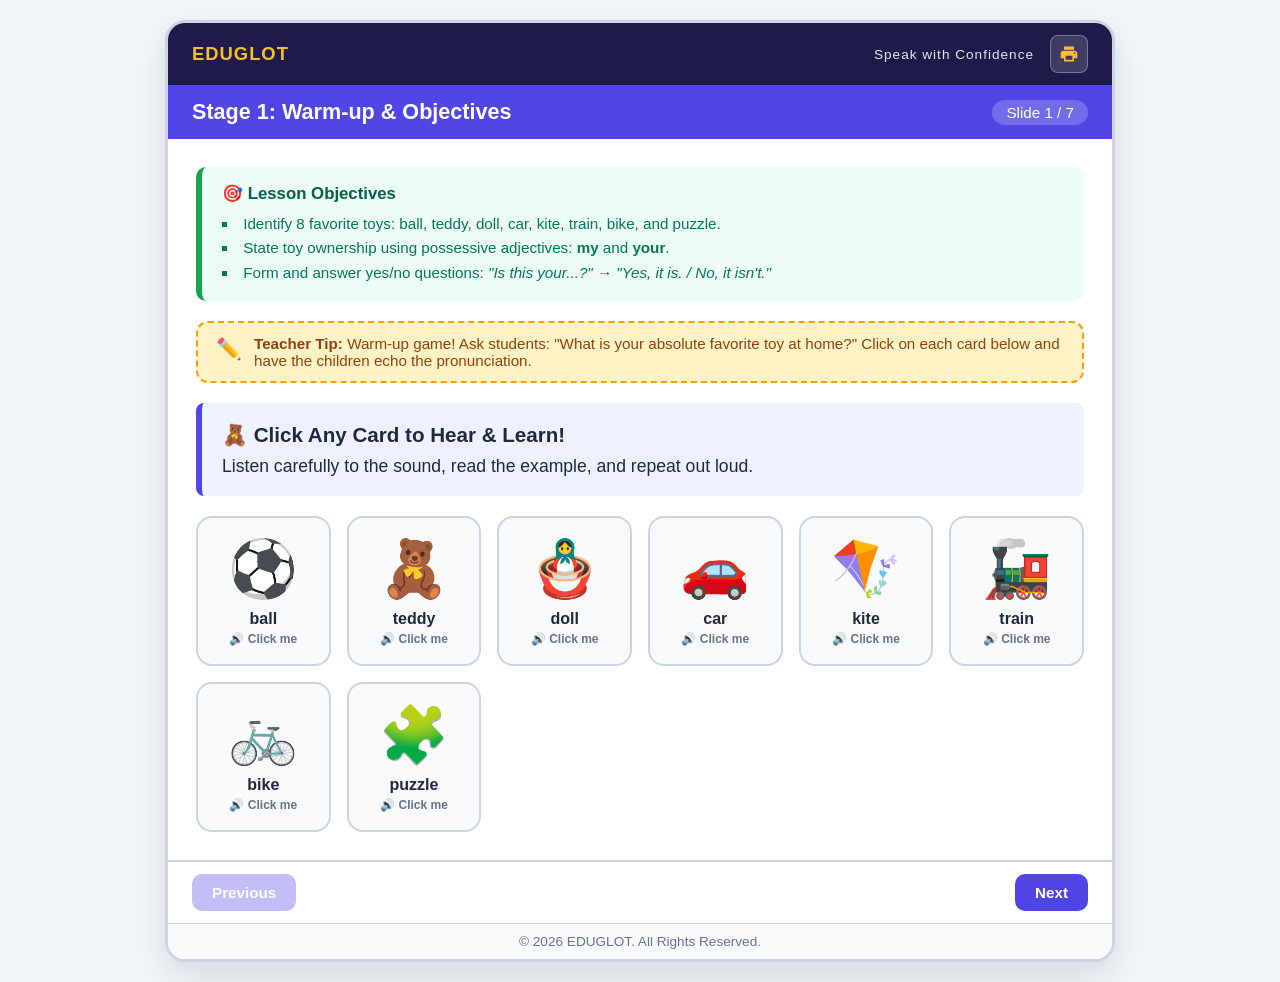
<file: unit2.html>
<!DOCTYPE html>
<html lang="en">

<head>
    <meta charset="UTF-8" />
    <meta name="viewport" content="width=device-width, initial-scale=1.0" />
    <title>EDUGLOT - Unit 2: My Toys</title>
    <link rel="stylesheet" href="style.css" />
</head>

<body>

    <div class="presentation-container">
        <!-- Top Branding Bar with Vector Print Button -->
        <div class="brand-bar">
            <span>EDUGLOT</span>
            <div class="brand-bar-right">
                <span class="tagline">Speak with Confidence</span>
                <button class="icon-btn-print" onclick="printAllSlides()" title="Print complete student worksheet">
                    <svg xmlns="http://www.w3.org/2000/svg" viewBox="0 0 24 24">
                        <path
                            d="M19 8H5c-1.66 0-3 1.34-3 3v6h4v4h12v-4h4v-6c0-1.66-1.34-3-3-3zm-3 11H8v-5h8v5zm3-7c-.55 0-1-.45-1-1s.45-1 1-1 1 .45 1 1-.45 1-1 1zm-1-9H6v4h12V3z" />
                    </svg>
                </button>
            </div>
        </div>

        <!-- Slide Header -->
        <div class="slide-header">
            <h2 id="slide-title">Stage 1: Warm-up & Objectives</h2>
            <span class="slide-indicator" id="slide-indicator">Slide 1 / 7</span>
        </div>

        <!-- VOCAB MODAL (Audio, Definition & Example) -->
        <div class="modal-overlay" id="vocab-modal" onclick="closeModal(event)">
            <div class="modal-card">
                <button class="modal-close" onclick="forceCloseModal()">&times;</button>

                <div class="modal-header-section">
                    <span class="emoji-lg" id="modal-emoji" style="font-size: 4rem; margin-bottom: 4px;">🧸</span>
                    <h3 id="modal-word" style="font-size: 1.8rem; color: var(--primary); font-weight: 800;">WORD</h3>
                    <p id="modal-phonetic" style="color: #64748b; font-style: italic; font-size: 1rem;">/phonetic/</p>
                    <button class="modal-audio-btn" onclick="speakCurrentWord()">🔊 Listen Word</button>
                </div>

                <div class="modal-details">
                    <div class="detail-block">
                        <div class="detail-title">Definition</div>
                        <p class="detail-text" id="modal-def">Definition text goes here.</p>
                    </div>

                    <div class="detail-block example-box">
                        <div class="detail-title">
                            <span>Example Sentence</span>
                            <button class="example-sound-btn" onclick="speakCurrentExample()">🔊 Read</button>
                        </div>
                        <p class="detail-text" id="modal-example">"Example sentence goes here."</p>
                    </div>
                </div>
            </div>
        </div>

        <!-- SLIDE 1: OBJECTIVES & WARM-UP (10 mins) -->
        <div class="slide-content active">
            <div class="objectives-card">
                <h4>🎯 Lesson Objectives</h4>
                <ul>
                    <li>Identify 8 favorite toys: ball, teddy, doll, car, kite, train, bike, and puzzle.</li>
                    <li>State toy ownership using possessive adjectives: <strong>my</strong> and <strong>your</strong>.
                    </li>
                    <li>Form and answer yes/no questions: <em>"Is this your...?" &rarr; "Yes, it is. / No, it
                            isn't."</em></li>
                </ul>
            </div>

            <div class="teacher-cue">
                <button class="edit-btn" onclick="toggleEdit(this)" title="Edit note">✏️</button>
                <div class="teacher-notes-text">
                    <strong>Teacher Tip:</strong> Warm-up game! Ask students: "What is your absolute favorite toy at
                    home?" Click on each card below and have the children echo the pronunciation.
                </div>
            </div>

            <div class="rule-box">
                <h3>🧸 Click Any Card to Hear & Learn!</h3>
                <p>Listen carefully to the sound, read the example, and repeat out loud.</p>
            </div>

            <div class="vocab-grid">
                <div class="vocab-card"
                    onclick="openModal('ball', '⚽', '/bɔːl/', 'A round object used in games for throwing, kicking, or bouncing.', 'Kick the soccer ball into the goal!')">
                    <span class="emoji-lg">⚽</span>ball<span class="card-hint">🔊 Click me</span>
                </div>
                <div class="vocab-card"
                    onclick="openModal('teddy', '🧸', '/ˈted.i/', 'A soft toy bear stuffed with fluffy material for hugging.', 'I hug my soft brown teddy when I go to sleep.')">
                    <span class="emoji-lg">🧸</span>teddy<span class="card-hint">🔊 Click me</span>
                </div>
                <div class="vocab-card"
                    onclick="openModal('doll', '🪆', '/dɒl/', 'A toy that looks like a small person or baby.', 'Alison brushes the long hair of her doll.')">
                    <span class="emoji-lg">🪆</span>doll<span class="card-hint">🔊 Click me</span>
                </div>
                <div class="vocab-card"
                    onclick="openModal('car', '🚗', '/kɑːr/', 'A small toy vehicle with four spinning wheels.', 'This red toy car runs very fast on the floor.')">
                    <span class="emoji-lg">🚗</span>car<span class="card-hint">🔊 Click me</span>
                </div>
                <div class="vocab-card"
                    onclick="openModal('kite', '🪁', '/kaɪt/', 'A light toy with strings that flies high in the wind.', 'We fly a bright diamond kite in the park.')">
                    <span class="emoji-lg">🪁</span>kite<span class="card-hint">🔊 Click me</span>
                </div>
                <div class="vocab-card"
                    onclick="openModal('train', '🚂', '/treɪn/', 'A line of connected toy wagons running along toy tracks.', 'The toy train goes choo-choo around the room.')">
                    <span class="emoji-lg">🚂</span>train<span class="card-hint">🔊 Click me</span>
                </div>
                <div class="vocab-card"
                    onclick="openModal('bike', '🚲', '/baɪk/', 'A two-wheeled vehicle that you ride by pushing pedals.', 'Jamie rides his cool blue bike outside.')">
                    <span class="emoji-lg">🚲</span>bike<span class="card-hint">🔊 Click me</span>
                </div>
                <div class="vocab-card"
                    onclick="openModal('puzzle', '🧩', '/ˈpʌz.əl/', 'A game where you fit different shaped pieces together.', 'Let us finish this 20-piece animal puzzle together.')">
                    <span class="emoji-lg">🧩</span>puzzle<span class="card-hint">🔊 Click me</span>
                </div>
            </div>
        </div>

        <!-- SLIDE 2: PRESENTATION (15 mins) -->
        <div class="slide-content">
            <div class="teacher-cue">
                <button class="edit-btn" onclick="toggleEdit(this)" title="Edit note">✏️</button>
                <div class="teacher-notes-text">
                    <strong>Teacher Tip:</strong> Gesture clearly! Point towards yourself for "my" and point directly to
                    the camera towards the student for "your". Contrast the statement vs question order.
                </div>
            </div>

            <div class="rule-box">
                <h3>Grammar Rules: Ownership & Yes/No Questions</h3>
                <p><strong>1. Possessive Adjectives:</strong><br>
                    • <strong>I &rarr; my</strong> (belongs to me): <em>This is my ball. This is my doll.</em><br>
                    • <strong>You &rarr; your</strong> (belongs to you): <em>This is your teddy. This is your car.</em>
                </p>
                <br>
                <p><strong>2. Question & Short Answers:</strong><br>
                    • Statement: <em>This is your teddy.</em> &rarr; Question: <em><strong>Is this</strong> your
                        teddy?</em><br>
                    • Positive: <strong>Yes, it is.</strong><br>
                    • Negative: <strong>No, it isn't.</strong> <em>(isn't = is not)</em></p>
            </div>

            <div class="vocab-grid">
                <div class="vocab-card" style="border-color: #4f46e5;">
                    <span class="emoji-lg">🙋</span>
                    <strong>MY (Belongs to Me)</strong><br><br>
                    • This is my train.<br>• This is my puzzle.<br>• This is my bike.
                </div>
                <div class="vocab-card" style="border-color: #f59e0b;">
                    <span class="emoji-lg">👉</span>
                    <strong>YOUR (Belongs to You)</strong><br><br>
                    • This is your teddy.<br>• This is your doll.<br>• This is your car.
                </div>
            </div>
        </div>

        <!-- SLIDE 3: CONTROLLED PRACTICE 1 (8 Items: My vs Your) -->
        <div class="slide-content">
            <div class="teacher-cue">
                <button class="edit-btn" onclick="toggleEdit(this)" title="Edit note">✏️</button>
                <div class="teacher-notes-text">
                    <strong>Teacher Tip:</strong> Have students say the complete sentence aloud once they select the
                    possessive adjective.
                </div>
            </div>

            <p style="margin-bottom: 12px; font-weight: bold; font-size: 1.1rem;">Part A: Complete with 'my' or 'your'
                (8 Questions)</p>

            <div class="exercise-grid">
                <div class="exercise-card">
                    <div class="quiz-row">
                        <span>1. ⚽ (I) This is</span>
                        <select class="quiz-select q-set-1" data-correct="my">
                            <option value="">--</option>
                            <option value="my">my</option>
                            <option value="your">your</option>
                        </select>
                        <span>ball.</span><span class="status-msg"></span>
                    </div>
                </div>
                <div class="exercise-card">
                    <div class="quiz-row">
                        <span>2. 🧸 (You) This is</span>
                        <select class="quiz-select q-set-1" data-correct="your">
                            <option value="">--</option>
                            <option value="my">my</option>
                            <option value="your">your</option>
                        </select>
                        <span>teddy.</span><span class="status-msg"></span>
                    </div>
                </div>
                <div class="exercise-card">
                    <div class="quiz-row">
                        <span>3. 🪆 (I) This is</span>
                        <select class="quiz-select q-set-1" data-correct="my">
                            <option value="">--</option>
                            <option value="my">my</option>
                            <option value="your">your</option>
                        </select>
                        <span>doll.</span><span class="status-msg"></span>
                    </div>
                </div>
                <div class="exercise-card">
                    <div class="quiz-row">
                        <span>4. 🚗 (You) This is</span>
                        <select class="quiz-select q-set-1" data-correct="your">
                            <option value="">--</option>
                            <option value="my">my</option>
                            <option value="your">your</option>
                        </select>
                        <span>car.</span><span class="status-msg"></span>
                    </div>
                </div>
                <div class="exercise-card">
                    <div class="quiz-row">
                        <span>5. 🪁 (I) This is</span>
                        <select class="quiz-select q-set-1" data-correct="my">
                            <option value="">--</option>
                            <option value="my">my</option>
                            <option value="your">your</option>
                        </select>
                        <span>kite.</span><span class="status-msg"></span>
                    </div>
                </div>
                <div class="exercise-card">
                    <div class="quiz-row">
                        <span>6. 🚂 (You) This is</span>
                        <select class="quiz-select q-set-1" data-correct="your">
                            <option value="">--</option>
                            <option value="my">my</option>
                            <option value="your">your</option>
                        </select>
                        <span>train.</span><span class="status-msg"></span>
                    </div>
                </div>
                <div class="exercise-card">
                    <div class="quiz-row">
                        <span>7. 🚲 (I) This is</span>
                        <select class="quiz-select q-set-1" data-correct="my">
                            <option value="">--</option>
                            <option value="my">my</option>
                            <option value="your">your</option>
                        </select>
                        <span>bike.</span><span class="status-msg"></span>
                    </div>
                </div>
                <div class="exercise-card">
                    <div class="quiz-row">
                        <span>8. 🧩 (You) This is</span>
                        <select class="quiz-select q-set-1" data-correct="your">
                            <option value="">--</option>
                            <option value="my">my</option>
                            <option value="your">your</option>
                        </select>
                        <span>puzzle.</span><span class="status-msg"></span>
                    </div>
                </div>
            </div>
            <button class="btn" onclick="checkSet('q-set-1')">Check Answers (Part A)</button>
        </div>

        <!-- SLIDE 4: CONTROLLED PRACTICE 2 (8 Items: Questions & Answers) -->
        <div class="slide-content">
            <div class="teacher-cue">
                <button class="edit-btn" onclick="toggleEdit(this)" title="Edit note">✏️</button>
                <div class="teacher-notes-text">
                    <strong>Teacher Tip:</strong> Focus on the word inversion (This is &rarr; Is this). Check their
                    accuracy on short answers.
                </div>
            </div>

            <p style="margin-bottom: 12px; font-weight: bold; font-size: 1.1rem;">Part B: Questions & Answers (8
                Questions)</p>

            <div class="exercise-grid">
                <div class="exercise-card">
                    <div class="quiz-row">
                        <span>1. [ this / Is / your ball / ? ]</span><br>
                        <select class="quiz-select q-set-2" data-correct="Is this your ball?">
                            <option value="">-- Order --</option>
                            <option value="This is your ball?">This is your ball?</option>
                            <option value="Is this your ball?">Is this your ball?</option>
                        </select>
                        <span class="status-msg"></span>
                    </div>
                </div>
                <div class="exercise-card">
                    <div class="quiz-row">
                        <span>2. ⚽ Is this your ball? (Yes) &rarr;</span><br>
                        <select class="quiz-select q-set-2" data-correct="Yes, it is.">
                            <option value="">-- Choose Answer --</option>
                            <option value="Yes, it is.">Yes, it is.</option>
                            <option value="No, it isn't.">No, it isn't.</option>
                        </select>
                        <span class="status-msg"></span>
                    </div>
                </div>
                <div class="exercise-card">
                    <div class="quiz-row">
                        <span>3. [ my / Is / doll / this / ? ]</span><br>
                        <select class="quiz-select q-set-2" data-correct="Is this my doll?">
                            <option value="">-- Order --</option>
                            <option value="Is this my doll?">Is this my doll?</option>
                            <option value="My doll is this?">My doll is this?</option>
                        </select>
                        <span class="status-msg"></span>
                    </div>
                </div>
                <div class="exercise-card">
                    <div class="quiz-row">
                        <span>4. 🚗 Is this your car? (No) &rarr;</span><br>
                        <select class="quiz-select q-set-2" data-correct="No, it isn't.">
                            <option value="">-- Choose Answer --</option>
                            <option value="Yes, it is.">Yes, it is.</option>
                            <option value="No, it isn't.">No, it isn't.</option>
                        </select>
                        <span class="status-msg"></span>
                    </div>
                </div>
                <div class="exercise-card">
                    <div class="quiz-row">
                        <span>5. [ your / Is / kite / this / ? ]</span><br>
                        <select class="quiz-select q-set-2" data-correct="Is this your kite?">
                            <option value="">-- Order --</option>
                            <option value="Your kite is this?">Your kite is this?</option>
                            <option value="Is this your kite?">Is this your kite?</option>
                        </select>
                        <span class="status-msg"></span>
                    </div>
                </div>
                <div class="exercise-card">
                    <div class="quiz-row">
                        <span>6. 🧸 Is this your teddy? (Yes) &rarr;</span><br>
                        <select class="quiz-select q-set-2" data-correct="Yes, it is.">
                            <option value="">-- Choose Answer --</option>
                            <option value="Yes, it is.">Yes, it is.</option>
                            <option value="No, it isn't.">No, it isn't.</option>
                        </select>
                        <span class="status-msg"></span>
                    </div>
                </div>
                <div class="exercise-card">
                    <div class="quiz-row">
                        <span>7. [ train / Is / this / my / ? ]</span><br>
                        <select class="quiz-select q-set-2" data-correct="Is this my train?">
                            <option value="">-- Order --</option>
                            <option value="Is this my train?">Is this my train?</option>
                            <option value="This train is my?">This train is my?</option>
                        </select>
                        <span class="status-msg"></span>
                    </div>
                </div>
                <div class="exercise-card">
                    <div class="quiz-row">
                        <span>8. 🚲 Is this your bike? (No) &rarr;</span><br>
                        <select class="quiz-select q-set-2" data-correct="No, it isn't.">
                            <option value="">-- Choose Answer --</option>
                            <option value="Yes, it is.">Yes, it is.</option>
                            <option value="No, it isn't.">No, it isn't.</option>
                        </select>
                        <span class="status-msg"></span>
                    </div>
                </div>
            </div>
            <button class="btn" onclick="checkSet('q-set-2')">Check Answers (Part B)</button>
        </div>

        <!-- SLIDE 5: GUIDED PRODUCTION (15 mins) -->
        <div class="slide-content">
            <div class="teacher-cue">
                <button class="edit-btn" onclick="toggleEdit(this)" title="Edit note">✏️</button>
                <div class="teacher-notes-text">
                    <strong>Teacher Tip:</strong> Roleplay time! Have Student A read Tim and Student B read Jamie.
                    Switch roles and run the conversation again.
                </div>
            </div>

            <p style="margin-bottom: 10px; font-weight: bold; font-size: 1.1rem;">Engoo-Style Conversation Practice</p>

            <div class="dialogue-box">
                <p><span class="speaker">Tim:</span> Hi Jamie! Is this your toy box?</p>
                <p><span class="speaker">Jamie:</span> Yes, it is! Come and look at my toys.</p>
                <p><span class="speaker">Tim:</span> Cool! Is this your red car?</p>
                <p><span class="speaker">Jamie:</span> No, it isn't. That is my brother Billy's car. This blue train is
                    my toy!</p>
                <p><span class="speaker">Tim:</span> Wow! And is this your green kite?</p>
                <p><span class="speaker">Jamie:</span> Yes, it is! Let's go fly it in the garden!</p>
            </div>
        </div>

        <!-- SLIDE 6: FREE PRODUCTION (15 mins) -->
        <div class="slide-content">
            <div class="teacher-cue">
                <button class="edit-btn" onclick="toggleEdit(this)" title="Edit note">✏️</button>
                <div class="teacher-notes-text">
                    <strong>Teacher Tip:</strong> Toy Mystery Guessing Game! Student holds an item or toy close to
                    camera or hides it partly behind paper, asking "Is this your / my...?"
                </div>
            </div>

            <div class="rule-box" style="border-left-color: var(--accent);">
                <h3>🎯 Toy Guessing Game!</h3>
                <p>Pick a toy or classroom item and play with your classmate!</p>
            </div>

            <div class="vocab-grid">
                <div class="exercise-card" style="text-align: center;">
                    <span class="emoji-lg">🕵️</span>
                    <strong>Step 1</strong><br>Show part of your toy on camera!
                </div>
                <div class="exercise-card" style="text-align: center;">
                    <span class="emoji-lg">❓</span>
                    <strong>Step 2</strong><br>Partner asks:<br><em>"Is this your...?"</em>
                </div>
                <div class="exercise-card" style="text-align: center;">
                    <span class="emoji-lg">🗣️</span>
                    <strong>Step 3</strong><br>Answer truthfully:<br><em>"Yes, it is!" / "No, it isn't!"</em>
                </div>
            </div>
        </div>

        <!-- SLIDE 7: CONSOLIDATION & EXIT PASS (10 mins) -->
        <div class="slide-content">
            <div class="teacher-cue">
                <button class="edit-btn" onclick="toggleEdit(this)" title="Edit note">✏️</button>
                <div class="teacher-notes-text">
                    <strong>Teacher Tip:</strong> Final check before logging off! Make sure every student gets 8/8 on
                    their exit pass.
                </div>
            </div>

            <div class="rule-box" style="border-left-color: var(--success);">
                <h3>🎉 Exit Pass Checklist</h3>
                <p>Complete all 8 questions before leaving class!</p>
            </div>

            <div class="exercise-grid">
                <div class="exercise-card">
                    <div class="quiz-row">
                        <span>1. (I) This is</span>
                        <select class="quiz-select q-set-exit" data-correct="my">
                            <option value="">--</option>
                            <option value="my">my</option>
                            <option value="your">your</option>
                        </select>
                        <span>teddy bear. 🧸</span><span class="status-msg"></span>
                    </div>
                </div>
                <div class="exercise-card">
                    <div class="quiz-row">
                        <span>2. (You) Is this</span>
                        <select class="quiz-select q-set-exit" data-correct="your">
                            <option value="">--</option>
                            <option value="my">my</option>
                            <option value="your">your</option>
                        </select>
                        <span>bike? 🚲</span><span class="status-msg"></span>
                    </div>
                </div>
                <div class="exercise-card">
                    <div class="quiz-row">
                        <span>3. 🚗 Is this your car? (Yes) &rarr;</span>
                        <select class="quiz-select q-set-exit" data-correct="Yes, it is.">
                            <option value="">--</option>
                            <option value="Yes, it is.">Yes, it is.</option>
                            <option value="No, it isn't.">No, it isn't.</option>
                        </select>
                        <span class="status-msg"></span>
                    </div>
                </div>
                <div class="exercise-card">
                    <div class="quiz-row">
                        <span>4. 🪁 Is this your kite? (No) &rarr;</span>
                        <select class="quiz-select q-set-exit" data-correct="No, it isn't.">
                            <option value="">--</option>
                            <option value="Yes, it is.">Yes, it is.</option>
                            <option value="No, it isn't.">No, it isn't.</option>
                        </select>
                        <span class="status-msg"></span>
                    </div>
                </div>
                <div class="exercise-card">
                    <div class="quiz-row">
                        <span>5. (You) This is</span>
                        <select class="quiz-select q-set-exit" data-correct="your">
                            <option value="">--</option>
                            <option value="my">my</option>
                            <option value="your">your</option>
                        </select>
                        <span>fast train. 🚂</span><span class="status-msg"></span>
                    </div>
                </div>
                <div class="exercise-card">
                    <div class="quiz-row">
                        <span>6. 🪆 Is this your doll? (Yes) &rarr;</span>
                        <select class="quiz-select q-set-exit" data-correct="Yes, it is.">
                            <option value="">--</option>
                            <option value="Yes, it is.">Yes, it is.</option>
                            <option value="No, it isn't.">No, it isn't.</option>
                        </select>
                        <span class="status-msg"></span>
                    </div>
                </div>
                <div class="exercise-card">
                    <div class="quiz-row">
                        <span>7. (I) This is</span>
                        <select class="quiz-select q-set-exit" data-correct="my">
                            <option value="">--</option>
                            <option value="my">my</option>
                            <option value="your">your</option>
                        </select>
                        <span>fun puzzle. 🧩</span><span class="status-msg"></span>
                    </div>
                </div>
                <div class="exercise-card">
                    <div class="quiz-row">
                        <span>8. ⚽ Is this your ball? (No) &rarr;</span>
                        <select class="quiz-select q-set-exit" data-correct="No, it isn't.">
                            <option value="">--</option>
                            <option value="Yes, it is.">Yes, it is.</option>
                            <option value="No, it isn't.">No, it isn't.</option>
                        </select>
                        <span class="status-msg"></span>
                    </div>
                </div>
            </div>
            <button class="btn" onclick="checkSet('q-set-exit')">Submit Exit Ticket</button>
        </div>

        <!-- Navigation Footer -->
        <div class="nav-footer">
            <button class="btn" id="prev-btn" onclick="changeSlide(-1)">Previous</button>
            <button class="btn" id="next-btn" onclick="changeSlide(1)">Next</button>
        </div>

        <!-- Copyright Footer -->
        <div class="footer-copyright">
            &copy; 2026 EDUGLOT. All Rights Reserved.
        </div>
    </div>

    <script>
        /* 1. CONTENT THEFT PROTECTION */
        document.addEventListener('contextmenu', e => e.preventDefault());
        document.addEventListener('keydown', e => {
            if (e.keyCode === 123) { e.preventDefault(); return false; }
            if (e.ctrlKey && e.shiftKey && (e.keyCode === 73 || e.keyCode === 74 || e.keyCode === 67)) { e.preventDefault(); return false; }
            if (e.metaKey && e.altKey && e.keyCode === 73) { e.preventDefault(); return false; }
            if ((e.ctrlKey || e.metaKey) && e.keyCode === 85) { e.preventDefault(); return false; }
            if ((e.ctrlKey || e.metaKey) && e.keyCode === 83) { e.preventDefault(); return false; }
        });
        document.addEventListener('dragstart', e => e.preventDefault());

        /* 2. SLIDE NAVIGATION */
        const slides = document.querySelectorAll('.slide-content');
        const titles = [
            "Stage 1: Warm-up & Objectives",
            "Stage 2: Presentation (Rules & Sounds)",
            "Stage 3: Practice Part A (My vs Your)",
            "Stage 3: Practice Part B (Questions & Answers)",
            "Stage 4: Guided Production (Engoo Dialogue)",
            "Stage 4: Free Production (Toy Mystery Game)",
            "Stage 5: Consolidation (Exit Pass)"
        ];
        let currentSlide = 0;
        let activeWordToSpeak = "";
        let activeExampleToSpeak = "";

        function updateSlide() {
            slides.forEach((slide, index) => {
                slide.classList.toggle('active', index === currentSlide);
            });
            document.getElementById('slide-title').innerText = titles[currentSlide];
            document.getElementById('slide-indicator').innerText = `Slide ${currentSlide + 1} / ${slides.length}`;
            document.getElementById('prev-btn').disabled = currentSlide === 0;
            document.getElementById('next-btn').disabled = currentSlide === slides.length - 1;
        }

        function changeSlide(direction) {
            currentSlide += direction;
            updateSlide();
        }

        /* 3. PRINT ALL PAGES ENGINE */
        function printAllSlides() {
            slides.forEach(slide => slide.style.display = 'block');
            window.print();
            slides.forEach((slide, index) => {
                slide.style.display = (index === currentSlide) ? 'block' : 'none';
            });
        }

        /* 4. MODAL & AUDIO PRONUNCIATION ENGINE */
        function openModal(word, emoji, phonetic, definition, example) {
            activeWordToSpeak = word;
            activeExampleToSpeak = example;

            document.getElementById('modal-emoji').innerText = emoji;
            document.getElementById('modal-word').innerText = word.toUpperCase();
            document.getElementById('modal-phonetic').innerText = phonetic;
            document.getElementById('modal-def').innerText = definition;
            document.getElementById('modal-example').innerText = `"${example}"`;

            document.getElementById('vocab-modal').classList.add('active');
            speakText(word);
        }

        function closeModal(e) {
            if (e.target.id === 'vocab-modal') forceCloseModal();
        }

        function forceCloseModal() {
            document.getElementById('vocab-modal').classList.remove('active');
        }

        function speakCurrentWord() {
            if (activeWordToSpeak) speakText(activeWordToSpeak);
        }

        function speakCurrentExample() {
            if (activeExampleToSpeak) speakText(activeExampleToSpeak);
        }

        function speakText(text) {
            if ('speechSynthesis' in window) {
                window.speechSynthesis.cancel();
                const utterance = new SpeechSynthesisUtterance(text);
                utterance.lang = 'en-US';
                utterance.rate = 0.85;
                window.speechSynthesis.speak(utterance);
            }
        }

        /* 5. INTERACTIVE SELF-CHECKING */
        function checkSet(className) {
            const selects = document.querySelectorAll(`.${className}`);
            selects.forEach(select => {
                const expected = select.getAttribute('data-correct');
                const feedback = select.parentElement.querySelector('.status-msg');
                if (select.value === expected) {
                    feedback.textContent = " ✔ Correct";
                    feedback.style.color = "var(--success)";
                } else {
                    feedback.textContent = " ✖ Try again";
                    feedback.style.color = "var(--danger)";
                }
            });
        }

        /* 6. TEACHER LIVE NOTE EDITING */
        function toggleEdit(btn) {
            const textDiv = btn.nextElementSibling;
            const isEditing = textDiv.getAttribute('contenteditable') === 'true';
            if (isEditing) {
                textDiv.setAttribute('contenteditable', 'false');
                btn.innerText = '✏️';
            } else {
                textDiv.setAttribute('contenteditable', 'true');
                textDiv.focus();
                btn.innerText = '💾';
            }
        }

        updateSlide();
    </script>
</body>

</html>
</file>
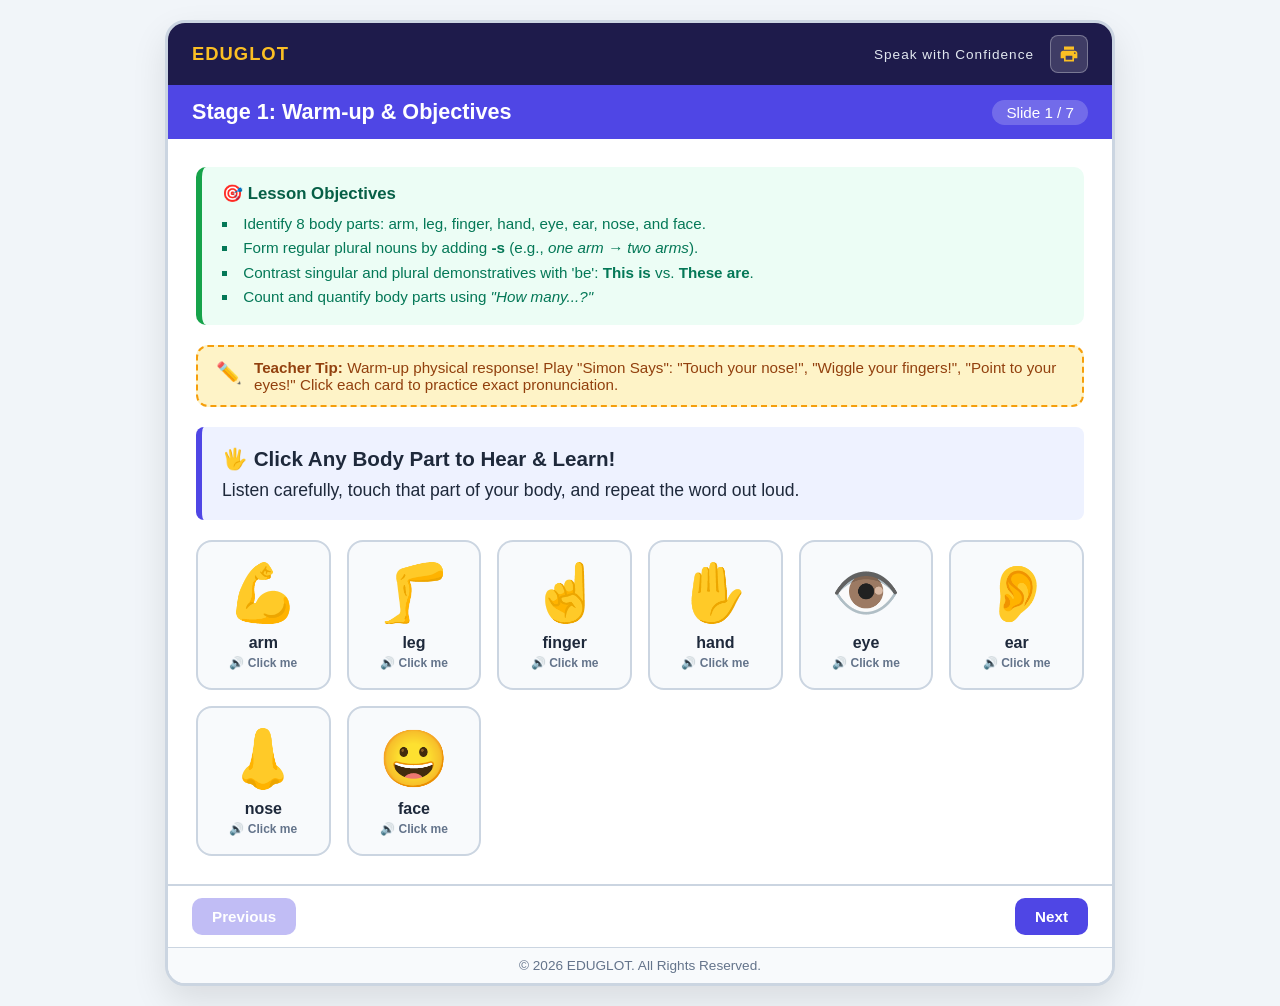
<file: unit3.html>
<!DOCTYPE html>
<html lang="en">

<head>
    <meta charset="UTF-8" />
    <meta name="viewport" content="width=device-width, initial-scale=1.0" />
    <title>EDUGLOT - Unit 3: My Body</title>
    <link rel="stylesheet" href="style.css" />
</head>

<body>

    <div class="presentation-container">
        <!-- Top Branding Bar with Vector Print Button -->
        <div class="brand-bar">
            <span>EDUGLOT</span>
            <div class="brand-bar-right">
                <span class="tagline">Speak with Confidence</span>
                <button class="icon-btn-print" onclick="printAllSlides()" title="Print complete student worksheet">
                    <svg xmlns="http://www.w3.org/2000/svg" viewBox="0 0 24 24">
                        <path
                            d="M19 8H5c-1.66 0-3 1.34-3 3v6h4v4h12v-4h4v-6c0-1.66-1.34-3-3-3zm-3 11H8v-5h8v5zm3-7c-.55 0-1-.45-1-1s.45-1 1-1 1 .45 1 1-.45 1-1 1zm-1-9H6v4h12V3z" />
                    </svg>
                </button>
            </div>
        </div>

        <!-- Slide Header -->
        <div class="slide-header">
            <h2 id="slide-title">Stage 1: Warm-up & Objectives</h2>
            <span class="slide-indicator" id="slide-indicator">Slide 1 / 7</span>
        </div>

        <!-- VOCAB MODAL (Audio, Definition & Example) -->
        <div class="modal-overlay" id="vocab-modal" onclick="closeModal(event)">
            <div class="modal-card">
                <button class="modal-close" onclick="forceCloseModal()">&times;</button>

                <div class="modal-header-section">
                    <span class="emoji-lg" id="modal-emoji" style="font-size: 4rem; margin-bottom: 4px;">🖐️</span>
                    <h3 id="modal-word" style="font-size: 1.8rem; color: var(--primary); font-weight: 800;">WORD</h3>
                    <p id="modal-phonetic" style="color: #64748b; font-style: italic; font-size: 1rem;">/phonetic/</p>
                    <button class="modal-audio-btn" onclick="speakCurrentWord()">🔊 Listen Word</button>
                </div>

                <div class="modal-details">
                    <div class="detail-block">
                        <div class="detail-title">Definition</div>
                        <p class="detail-text" id="modal-def">Definition text goes here.</p>
                    </div>

                    <div class="detail-block example-box">
                        <div class="detail-title">
                            <span>Example Sentence</span>
                            <button class="example-sound-btn" onclick="speakCurrentExample()">🔊 Read</button>
                        </div>
                        <p class="detail-text" id="modal-example">"Example sentence goes here."</p>
                    </div>
                </div>
            </div>
        </div>

        <!-- SLIDE 1: OBJECTIVES & WARM-UP (10 mins) -->
        <div class="slide-content active">
            <div class="objectives-card">
                <h4>🎯 Lesson Objectives</h4>
                <ul>
                    <li>Identify 8 body parts: arm, leg, finger, hand, eye, ear, nose, and face.</li>
                    <li>Form regular plural nouns by adding <strong>-s</strong> (e.g., <em>one arm &rarr; two
                            arms</em>).</li>
                    <li>Contrast singular and plural demonstratives with 'be': <strong>This is</strong> vs.
                        <strong>These are</strong>.
                    </li>
                    <li>Count and quantify body parts using <em>"How many...?"</em></li>
                </ul>
            </div>

            <div class="teacher-cue">
                <button class="edit-btn" onclick="toggleEdit(this)" title="Edit note">✏️</button>
                <div class="teacher-notes-text">
                    <strong>Teacher Tip:</strong> Warm-up physical response! Play "Simon Says": "Touch your nose!",
                    "Wiggle your fingers!", "Point to your eyes!" Click each card to practice exact pronunciation.
                </div>
            </div>

            <div class="rule-box">
                <h3>🖐️ Click Any Body Part to Hear & Learn!</h3>
                <p>Listen carefully, touch that part of your body, and repeat the word out loud.</p>
            </div>

            <div class="vocab-grid">
                <div class="vocab-card"
                    onclick="openModal('arm', '💪', '/ɑːm/', 'The upper limb of the human body between the shoulder and the wrist.', 'Raise your right arm up high!')">
                    <span class="emoji-lg">💪</span>arm<span class="card-hint">🔊 Click me</span>
                </div>
                <div class="vocab-card"
                    onclick="openModal('leg', '🦵', '/leɡ/', 'One of the limbs you use for standing, walking, and jumping.', 'I run fast on the playground with my strong legs.')">
                    <span class="emoji-lg">🦵</span>leg<span class="card-hint">🔊 Click me</span>
                </div>
                <div class="vocab-card"
                    onclick="openModal('finger', '☝️', '/ˈfɪŋ.ɡər/', 'One of the five separate digits at the end of each hand.', 'I have five fingers on my left hand.')">
                    <span class="emoji-lg">☝️</span>finger<span class="card-hint">🔊 Click me</span>
                </div>
                <div class="vocab-card"
                    onclick="openModal('hand', '✋', '/hænd/', 'The part at the end of your arm that you use for holding things.', 'Wash your hands with warm water and soap.')">
                    <span class="emoji-lg">✋</span>hand<span class="card-hint">🔊 Click me</span>
                </div>
                <div class="vocab-card"
                    onclick="openModal('eye', '👁️', '/aɪ/', 'The organ of sight that helps you see colors and shapes.', 'Close your eyes and make a special wish.')">
                    <span class="emoji-lg">👁️</span>eye<span class="card-hint">🔊 Click me</span>
                </div>
                <div class="vocab-card"
                    onclick="openModal('ear', '👂', '/ɪər/', 'The organ of hearing that helps you listen to music and voices.', 'I listen to my teacher with both ears.')">
                    <span class="emoji-lg">👂</span>ear<span class="card-hint">🔊 Click me</span>
                </div>
                <div class="vocab-card"
                    onclick="openModal('nose', '👃', '/nəʊz/', 'The part on your face above your mouth used for smelling and breathing.', 'Smell the sweet flower with your nose.')">
                    <span class="emoji-lg">👃</span>nose<span class="card-hint">🔊 Click me</span>
                </div>
                <div class="vocab-card"
                    onclick="openModal('face', '😀', '/feɪs/', 'The front part of your head with your eyes, nose, and mouth.', 'Wash your face in the morning to feel fresh.')">
                    <span class="emoji-lg">😀</span>face<span class="card-hint">🔊 Click me</span>
                </div>
            </div>
        </div>

        <!-- SLIDE 2: PRESENTATION (15 mins) -->
        <div class="slide-content">
            <div class="teacher-cue">
                <button class="edit-btn" onclick="toggleEdit(this)" title="Edit note">✏️</button>
                <div class="teacher-notes-text">
                    <strong>Teacher Tip:</strong> Contrast singular vs plural using body parts students have 1 of (one
                    nose, one face) vs 2 or more of (two ears, ten fingers). Show how 'is' pairs with 'This', and 'are'
                    pairs with 'These'.
                </div>
            </div>

            <div class="rule-box">
                <h3>Grammar Rules: Plurals (-s) & Demonstratives (This / These)</h3>
                <p><strong>1. Singular vs. Plural:</strong><br>
                    • One thing (Singular): <em>one finger, one eye, one arm</em><br>
                    • Two or more (Plural = add <strong>-s</strong>): <em>three finger<strong>s</strong>, two
                        eye<strong>s</strong>, two arm<strong>s</strong></em></p>
                <br>
                <p><strong>2. This is vs. These are:</strong><br>
                    • Singular: <strong>This is</strong> my nose. / <strong>This is</strong> my pencil case.<br>
                    • Plural: <strong>These are</strong> my eyes. / <strong>These are</strong> my pencils.</p>
                <br>
                <p><strong>3. Using 'is' and 'are' for identification:</strong><br>
                    • Singular: <em>The nose <strong>is</strong> pink.</em><br>
                    • Plural: <em>The eyes <strong>are</strong> blue. The legs <strong>are</strong> green.</em></p>
            </div>

            <div class="vocab-grid">
                <div class="vocab-card" style="border-color: #4f46e5;">
                    <span class="emoji-lg">☝️</span>
                    <strong>THIS IS (Singular = 1)</strong><br><br>
                    • This is my nose.<br>• This is my face.<br>• This is my ball.
                </div>
                <div class="vocab-card" style="border-color: #f59e0b;">
                    <span class="emoji-lg">✌️</span>
                    <strong>THESE ARE (Plural = 2+)</strong><br><br>
                    • These are my ears.<br>• These are my arms.<br>• These are my fingers.
                </div>
            </div>
        </div>

        <!-- SLIDE 3: CONTROLLED PRACTICE 1 (8 Items: Plural -s & Counting) -->
        <div class="slide-content">
            <div class="teacher-cue">
                <button class="edit-btn" onclick="toggleEdit(this)" title="Edit note">✏️</button>
                <div class="teacher-notes-text">
                    <strong>Teacher Tip:</strong> Focus on whether students include or omit the ending '-s' sound based
                    on the number given.
                </div>
            </div>

            <p style="margin-bottom: 12px; font-weight: bold; font-size: 1.1rem;">Part A: Singular or Plural? (8
                Questions)</p>

            <div class="exercise-grid">
                <div class="exercise-card">
                    <div class="quiz-row">
                        <span>1. 👃 I have one</span>
                        <select class="quiz-select q-set-1" data-correct="nose">
                            <option value="">--</option>
                            <option value="nose">nose</option>
                            <option value="noses">noses</option>
                        </select>
                        <span>.</span><span class="status-msg"></span>
                    </div>
                </div>
                <div class="exercise-card">
                    <div class="quiz-row">
                        <span>2. 👁️ I have two</span>
                        <select class="quiz-select q-set-1" data-correct="eyes">
                            <option value="">--</option>
                            <option value="eye">eye</option>
                            <option value="eyes">eyes</option>
                        </select>
                        <span>.</span><span class="status-msg"></span>
                    </div>
                </div>
                <div class="exercise-card">
                    <div class="quiz-row">
                        <span>3. ☝️ I have ten</span>
                        <select class="quiz-select q-set-1" data-correct="fingers">
                            <option value="">--</option>
                            <option value="finger">finger</option>
                            <option value="fingers">fingers</option>
                        </select>
                        <span>.</span><span class="status-msg"></span>
                    </div>
                </div>
                <div class="exercise-card">
                    <div class="quiz-row">
                        <span>4. 😀 Look! She has one</span>
                        <select class="quiz-select q-set-1" data-correct="face">
                            <option value="">--</option>
                            <option value="face">face</option>
                            <option value="faces">faces</option>
                        </select>
                        <span>.</span><span class="status-msg"></span>
                    </div>
                </div>
                <div class="exercise-card">
                    <div class="quiz-row">
                        <span>5. 💪 Alison has two</span>
                        <select class="quiz-select q-set-1" data-correct="arms">
                            <option value="">--</option>
                            <option value="arm">arm</option>
                            <option value="arms">arms</option>
                        </select>
                        <span>.</span><span class="status-msg"></span>
                    </div>
                </div>
                <div class="exercise-card">
                    <div class="quiz-row">
                        <span>6. 👂 Tim has two</span>
                        <select class="quiz-select q-set-1" data-correct="ears">
                            <option value="">--</option>
                            <option value="ear">ear</option>
                            <option value="ears">ears</option>
                        </select>
                        <span>.</span><span class="status-msg"></span>
                    </div>
                </div>
                <div class="exercise-card">
                    <div class="quiz-row">
                        <span>7. 🦵 The monster has four</span>
                        <select class="quiz-select q-set-1" data-correct="legs">
                            <option value="">--</option>
                            <option value="leg">leg</option>
                            <option value="legs">legs</option>
                        </select>
                        <span>.</span><span class="status-msg"></span>
                    </div>
                </div>
                <div class="exercise-card">
                    <div class="quiz-row">
                        <span>8. ✋ Jamie raises one</span>
                        <select class="quiz-select q-set-1" data-correct="hand">
                            <option value="">--</option>
                            <option value="hand">hand</option>
                            <option value="hands">hands</option>
                        </select>
                        <span>.</span><span class="status-msg"></span>
                    </div>
                </div>
            </div>
            <button class="btn" onclick="checkSet('q-set-1')">Check Answers (Part A)</button>
        </div>

        <!-- SLIDE 4: CONTROLLED PRACTICE 2 (8 Items: This is vs These are / is vs are) -->
        <div class="slide-content">
            <div class="teacher-cue">
                <button class="edit-btn" onclick="toggleEdit(this)" title="Edit note">✏️</button>
                <div class="teacher-notes-text">
                    <strong>Teacher Tip:</strong> Prompt students to identify if the noun is single or plural first,
                    then decide between "This is" and "These are".
                </div>
            </div>

            <p style="margin-bottom: 12px; font-weight: bold; font-size: 1.1rem;">Part B: Demonstratives & 'Be' (8
                Questions)</p>

            <div class="exercise-grid">
                <div class="exercise-card">
                    <div class="quiz-row">
                        <select class="quiz-select q-set-2" data-correct="This is">
                            <option value="">-- Choose --</option>
                            <option value="This is">This is</option>
                            <option value="These are">These are</option>
                        </select>
                        <span>my nose. 👃</span>
                        <span class="status-msg"></span>
                    </div>
                </div>
                <div class="exercise-card">
                    <div class="quiz-row">
                        <select class="quiz-select q-set-2" data-correct="These are">
                            <option value="">-- Choose --</option>
                            <option value="This is">This is</option>
                            <option value="These are">These are</option>
                        </select>
                        <span>my blue eyes. 👁️</span>
                        <span class="status-msg"></span>
                    </div>
                </div>
                <div class="exercise-card">
                    <div class="quiz-row">
                        <span>The legs</span>
                        <select class="quiz-select q-set-2" data-correct="are">
                            <option value="">--</option>
                            <option value="is">is</option>
                            <option value="are">are</option>
                        </select>
                        <span>long. 🦵</span>
                        <span class="status-msg"></span>
                    </div>
                </div>
                <div class="exercise-card">
                    <div class="quiz-row">
                        <span>The face</span>
                        <select class="quiz-select q-set-2" data-correct="is">
                            <option value="">--</option>
                            <option value="is">is</option>
                            <option value="are">are</option>
                        </select>
                        <span>yellow. 😀</span>
                        <span class="status-msg"></span>
                    </div>
                </div>
                <div class="exercise-card">
                    <div class="quiz-row">
                        <select class="quiz-select q-set-2" data-correct="These are">
                            <option value="">-- Choose --</option>
                            <option value="This is">This is</option>
                            <option value="These are">These are</option>
                        </select>
                        <span>my ten fingers. ☝️</span>
                        <span class="status-msg"></span>
                    </div>
                </div>
                <div class="exercise-card">
                    <div class="quiz-row">
                        <select class="quiz-select q-set-2" data-correct="This is">
                            <option value="">-- Choose --</option>
                            <option value="This is">This is</option>
                            <option value="These are">These are</option>
                        </select>
                        <span>my happy face. 😀</span>
                        <span class="status-msg"></span>
                    </div>
                </div>
                <div class="exercise-card">
                    <div class="quiz-row">
                        <span>The arms</span>
                        <select class="quiz-select q-set-2" data-correct="are">
                            <option value="">--</option>
                            <option value="is">is</option>
                            <option value="are">are</option>
                        </select>
                        <span>purple. 💪</span>
                        <span class="status-msg"></span>
                    </div>
                </div>
                <div class="exercise-card">
                    <div class="quiz-row">
                        <select class="quiz-select q-set-2" data-correct="These are">
                            <option value="">-- Choose --</option>
                            <option value="This is">This is</option>
                            <option value="These are">These are</option>
                        </select>
                        <span>my green ears. 👂</span>
                        <span class="status-msg"></span>
                    </div>
                </div>
            </div>
            <button class="btn" onclick="checkSet('q-set-2')">Check Answers (Part B)</button>
        </div>

        <!-- SLIDE 5: GUIDED PRODUCTION (15 mins) -->
        <div class="slide-content">
            <div class="teacher-cue">
                <button class="edit-btn" onclick="toggleEdit(this)" title="Edit note">✏️</button>
                <div class="teacher-notes-text">
                    <strong>Teacher Tip:</strong> Monster drawing roleplay! Have Student A read Alison and Student B
                    read Jamie. Switch roles and run the conversation again with expressive voices.
                </div>
            </div>

            <p style="margin-bottom: 10px; font-weight: bold; font-size: 1.1rem;">Conversation Practice</p>

            <div class="dialogue-box">
                <p><span class="speaker">Alison:</span> Look at my drawing, Jamie! It is a funny alien monster!</p>
                <p><span class="speaker">Jamie:</span> Wow, that looks cool! How many eyes does it have?</p>
                <p><span class="speaker">Alison:</span> These are the eyes! It has four big green eyes!</p>
                <p><span class="speaker">Jamie:</span> Haha! And what is this in the middle?</p>
                <p><span class="speaker">Alison:</span> This is its red nose. And these are three purple arms!</p>
                <p><span class="speaker">Jamie:</span> Three arms? That is awesome! The legs are yellow too!</p>
            </div>
        </div>

        <!-- SLIDE 6: FREE PRODUCTION (15 mins) -->
        <div class="slide-content">
            <div class="teacher-cue">
                <button class="edit-btn" onclick="toggleEdit(this)" title="Edit note">✏️</button>
                <div class="teacher-notes-text">
                    <strong>Teacher Tip:</strong> "Draw My Monster" Activity! Give students 60 seconds on a scrap piece
                    of paper or whiteboard to draw a quick alien with unusual numbers of body parts. Then they describe
                    it on camera using "This is" and "These are".
                </div>
            </div>

            <div class="rule-box" style="border-left-color: var(--accent);">
                <h3>🎯 Create & Describe Your Alien Monster!</h3>
                <p>Draw a quick monster with strange numbers of eyes, ears, or arms and show the class!</p>
            </div>

            <div class="vocab-grid">
                <div class="exercise-card" style="text-align: center;">
                    <span class="emoji-lg">🎨</span>
                    <strong>Step 1</strong><br>Draw a funny alien with 3+ eyes or arms!
                </div>
                <div class="exercise-card" style="text-align: center;">
                    <span class="emoji-lg">📸</span>
                    <strong>Step 2</strong><br>Show your drawing to the camera!
                </div>
                <div class="exercise-card" style="text-align: center;">
                    <span class="emoji-lg">🗣️</span>
                    <strong>Step 3</strong><br>Describe it:<br><em>"This is the face. These are three ears!"</em>
                </div>
            </div>
        </div>

        <!-- SLIDE 7: CONSOLIDATION & EXIT PASS (10 mins) -->
        <div class="slide-content">
            <div class="teacher-cue">
                <button class="edit-btn" onclick="toggleEdit(this)" title="Edit note">✏️</button>
                <div class="teacher-notes-text">
                    <strong>Teacher Tip:</strong> Final check! Confirm every student achieves 8/8 before bidding them
                    farewell.
                </div>
            </div>

            <div class="rule-box" style="border-left-color: var(--success);">
                <h3>🎉 Exit Pass Checklist</h3>
                <p>Complete all 8 questions before leaving class!</p>
            </div>

            <div class="exercise-grid">
                <div class="exercise-card">
                    <div class="quiz-row">
                        <select class="quiz-select q-set-exit" data-correct="This is">
                            <option value="">--</option>
                            <option value="This is">This is</option>
                            <option value="These are">These are</option>
                        </select>
                        <span>my nose. 👃</span><span class="status-msg"></span>
                    </div>
                </div>
                <div class="exercise-card">
                    <div class="quiz-row">
                        <select class="quiz-select q-set-exit" data-correct="These are">
                            <option value="">--</option>
                            <option value="This is">This is</option>
                            <option value="These are">These are</option>
                        </select>
                        <span>two arms. 💪</span><span class="status-msg"></span>
                    </div>
                </div>
                <div class="exercise-card">
                    <div class="quiz-row">
                        <span>The eyes</span>
                        <select class="quiz-select q-set-exit" data-correct="are">
                            <option value="">--</option>
                            <option value="is">is</option>
                            <option value="are">are</option>
                        </select>
                        <span>brown. 👁️</span><span class="status-msg"></span>
                    </div>
                </div>
                <div class="exercise-card">
                    <div class="quiz-row">
                        <span>The face</span>
                        <select class="quiz-select q-set-exit" data-correct="is">
                            <option value="">--</option>
                            <option value="is">is</option>
                            <option value="are">are</option>
                        </select>
                        <span>clean. 😀</span><span class="status-msg"></span>
                    </div>
                </div>
                <div class="exercise-card">
                    <div class="quiz-row">
                        <span>She has ten</span>
                        <select class="quiz-select q-set-exit" data-correct="fingers">
                            <option value="">--</option>
                            <option value="finger">finger</option>
                            <option value="fingers">fingers</option>
                        </select>
                        <span>. ☝️</span><span class="status-msg"></span>
                    </div>
                </div>
                <div class="exercise-card">
                    <div class="quiz-row">
                        <select class="quiz-select q-set-exit" data-correct="These are">
                            <option value="">--</option>
                            <option value="This is">This is</option>
                            <option value="These are">These are</option>
                        </select>
                        <span>my ears. 👂</span><span class="status-msg"></span>
                    </div>
                </div>
                <div class="exercise-card">
                    <div class="quiz-row">
                        <span>He has two</span>
                        <select class="quiz-select q-set-exit" data-correct="legs">
                            <option value="">--</option>
                            <option value="leg">leg</option>
                            <option value="legs">legs</option>
                        </select>
                        <span>. 🦵</span><span class="status-msg"></span>
                    </div>
                </div>
                <div class="exercise-card">
                    <div class="quiz-row">
                        <select class="quiz-select q-set-exit" data-correct="This is">
                            <option value="">--</option>
                            <option value="This is">This is</option>
                            <option value="These are">These are</option>
                        </select>
                        <span>my head. 👤</span><span class="status-msg"></span>
                    </div>
                </div>
            </div>
            <button class="btn" onclick="checkSet('q-set-exit')">Submit Exit Ticket</button>
        </div>

        <!-- Navigation Footer -->
        <div class="nav-footer">
            <button class="btn" id="prev-btn" onclick="changeSlide(-1)">Previous</button>
            <button class="btn" id="next-btn" onclick="changeSlide(1)">Next</button>
        </div>

        <!-- Copyright Footer -->
        <div class="footer-copyright">
            &copy; 2026 EDUGLOT. All Rights Reserved.
        </div>
    </div>

    <script>
        /* 1. CONTENT THEFT PROTECTION */
        document.addEventListener('contextmenu', e => e.preventDefault());
        document.addEventListener('keydown', e => {
            if (e.keyCode === 123) { e.preventDefault(); return false; }
            if (e.ctrlKey && e.shiftKey && (e.keyCode === 73 || e.keyCode === 74 || e.keyCode === 67)) { e.preventDefault(); return false; }
            if (e.metaKey && e.altKey && e.keyCode === 73) { e.preventDefault(); return false; }
            if ((e.ctrlKey || e.metaKey) && e.keyCode === 85) { e.preventDefault(); return false; }
            if ((e.ctrlKey || e.metaKey) && e.keyCode === 83) { e.preventDefault(); return false; }
        });
        document.addEventListener('dragstart', e => e.preventDefault());

        /* 2. SLIDE NAVIGATION */
        const slides = document.querySelectorAll('.slide-content');
        const titles = [
            "Stage 1: Warm-up & Objectives",
            "Stage 2: Presentation (Rules & Plurals)",
            "Stage 3: Practice Part A (Singular & Plural -s)",
            "Stage 3: Practice Part B (This is vs These are)",
            "Stage 4: Guided Production (Engoo Dialogue)",
            "Stage 4: Free Production (Alien Monster Game)",
            "Stage 5: Consolidation (Exit Pass)"
        ];
        let currentSlide = 0;
        let activeWordToSpeak = "";
        let activeExampleToSpeak = "";

        function updateSlide() {
            slides.forEach((slide, index) => {
                slide.classList.toggle('active', index === currentSlide);
            });
            document.getElementById('slide-title').innerText = titles[currentSlide];
            document.getElementById('slide-indicator').innerText = `Slide ${currentSlide + 1} / ${slides.length}`;
            document.getElementById('prev-btn').disabled = currentSlide === 0;
            document.getElementById('next-btn').disabled = currentSlide === slides.length - 1;
        }

        function changeSlide(direction) {
            currentSlide += direction;
            updateSlide();
        }

        /* 3. PRINT ALL PAGES ENGINE */
        function printAllSlides() {
            slides.forEach(slide => slide.style.display = 'block');
            window.print();
            slides.forEach((slide, index) => {
                slide.style.display = (index === currentSlide) ? 'block' : 'none';
            });
        }

        /* 4. MODAL & AUDIO PRONUNCIATION ENGINE */
        function openModal(word, emoji, phonetic, definition, example) {
            activeWordToSpeak = word;
            activeExampleToSpeak = example;

            document.getElementById('modal-emoji').innerText = emoji;
            document.getElementById('modal-word').innerText = word.toUpperCase();
            document.getElementById('modal-phonetic').innerText = phonetic;
            document.getElementById('modal-def').innerText = definition;
            document.getElementById('modal-example').innerText = `"${example}"`;

            document.getElementById('vocab-modal').classList.add('active');
            speakText(word);
        }

        function closeModal(e) {
            if (e.target.id === 'vocab-modal') forceCloseModal();
        }

        function forceCloseModal() {
            document.getElementById('vocab-modal').classList.remove('active');
        }

        function speakCurrentWord() {
            if (activeWordToSpeak) speakText(activeWordToSpeak);
        }

        function speakCurrentExample() {
            if (activeExampleToSpeak) speakText(activeExampleToSpeak);
        }

        function speakText(text) {
            if ('speechSynthesis' in window) {
                window.speechSynthesis.cancel();
                const utterance = new SpeechSynthesisUtterance(text);
                utterance.lang = 'en-US';
                utterance.rate = 0.85;
                window.speechSynthesis.speak(utterance);
            }
        }

        /* 5. INTERACTIVE SELF-CHECKING */
        function checkSet(className) {
            const selects = document.querySelectorAll(`.${className}`);
            selects.forEach(select => {
                const expected = select.getAttribute('data-correct');
                const feedback = select.parentElement.querySelector('.status-msg');
                if (select.value === expected) {
                    feedback.textContent = " ✔ Correct";
                    feedback.style.color = "var(--success)";
                } else {
                    feedback.textContent = " ✖ Try again";
                    feedback.style.color = "var(--danger)";
                }
            });
        }

        /* 6. TEACHER LIVE NOTE EDITING */
        function toggleEdit(btn) {
            const textDiv = btn.nextElementSibling;
            const isEditing = textDiv.getAttribute('contenteditable') === 'true';
            if (isEditing) {
                textDiv.setAttribute('contenteditable', 'false');
                btn.innerText = '✏️';
            } else {
                textDiv.setAttribute('contenteditable', 'true');
                textDiv.focus();
                btn.innerText = '💾';
            }
        }

        updateSlide();
    </script>
</body>

</html>
</file>
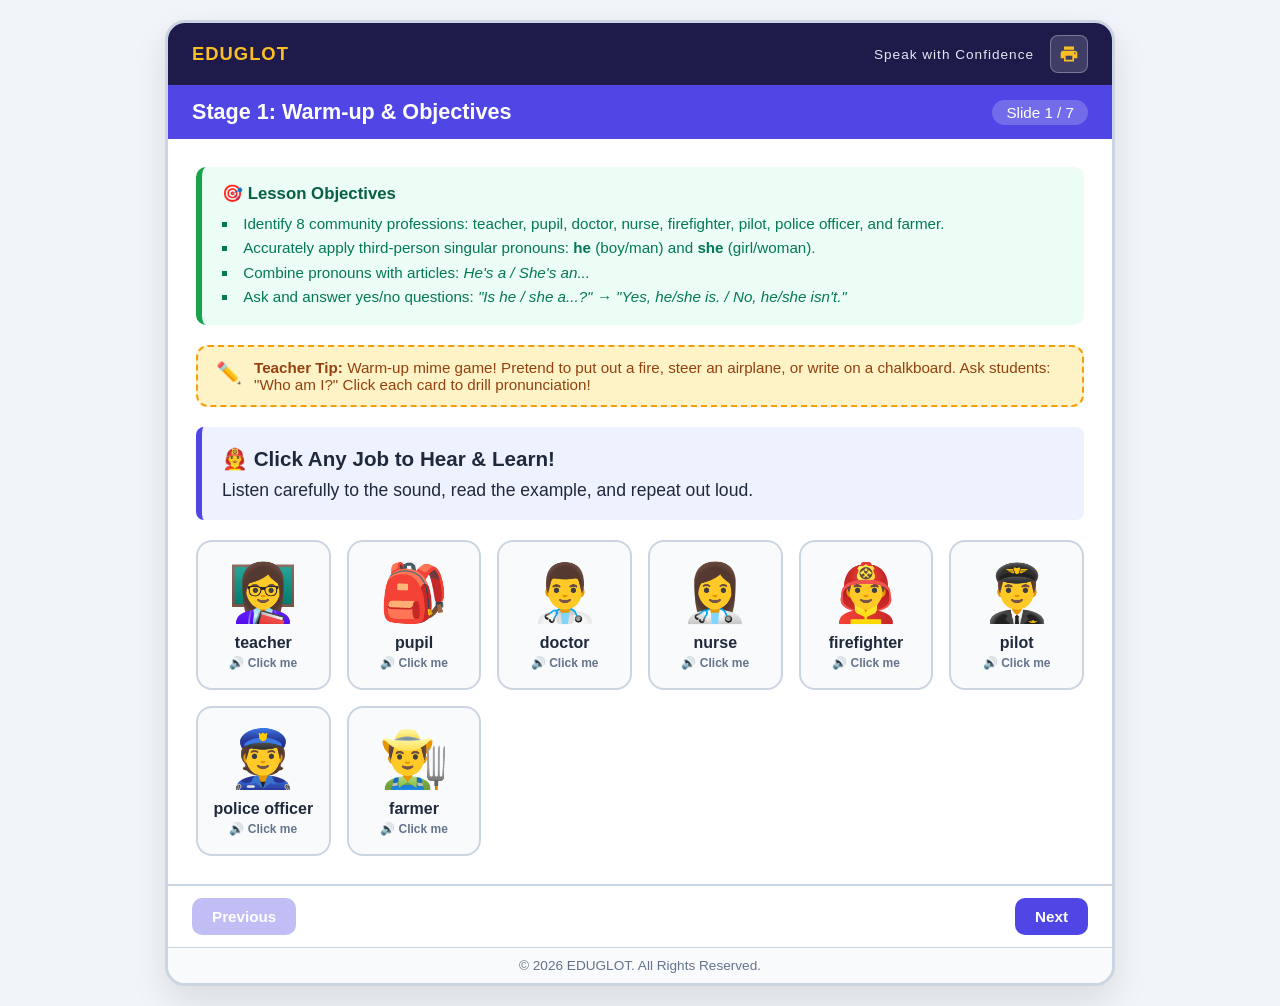
<file: unit4.html>
<!DOCTYPE html>
<html lang="en">

<head>
    <meta charset="UTF-8" />
    <meta name="viewport" content="width=device-width, initial-scale=1.0" />
    <title>EDUGLOT - Unit 4: Jobs</title>
    <link rel="stylesheet" href="style.css" />
</head>

<body>

    <div class="presentation-container">
        <!-- Top Branding Bar with Vector Print Button -->
        <div class="brand-bar">
            <span>EDUGLOT</span>
            <div class="brand-bar-right">
                <span class="tagline">Speak with Confidence</span>
                <button class="icon-btn-print" onclick="printAllSlides()" title="Print complete student worksheet">
                    <svg xmlns="http://www.w3.org/2000/svg" viewBox="0 0 24 24">
                        <path
                            d="M19 8H5c-1.66 0-3 1.34-3 3v6h4v4h12v-4h4v-6c0-1.66-1.34-3-3-3zm-3 11H8v-5h8v5zm3-7c-.55 0-1-.45-1-1s.45-1 1-1 1 .45 1 1-.45 1-1 1zm-1-9H6v4h12V3z" />
                    </svg>
                </button>
            </div>
        </div>

        <!-- Slide Header -->
        <div class="slide-header">
            <h2 id="slide-title">Stage 1: Warm-up & Objectives</h2>
            <span class="slide-indicator" id="slide-indicator">Slide 1 / 7</span>
        </div>

        <!-- VOCAB MODAL (Audio, Definition & Example) -->
        <div class="modal-overlay" id="vocab-modal" onclick="closeModal(event)">
            <div class="modal-card">
                <button class="modal-close" onclick="forceCloseModal()">&times;</button>

                <div class="modal-header-section">
                    <span class="emoji-lg" id="modal-emoji" style="font-size: 4rem; margin-bottom: 4px;">👨‍🚒</span>
                    <h3 id="modal-word" style="font-size: 1.8rem; color: var(--primary); font-weight: 800;">WORD</h3>
                    <p id="modal-phonetic" style="color: #64748b; font-style: italic; font-size: 1rem;">/phonetic/</p>
                    <button class="modal-audio-btn" onclick="speakCurrentWord()">🔊 Listen Word</button>
                </div>

                <div class="modal-details">
                    <div class="detail-block">
                        <div class="detail-title">Definition</div>
                        <p class="detail-text" id="modal-def">Definition text goes here.</p>
                    </div>

                    <div class="detail-block example-box">
                        <div class="detail-title">
                            <span>Example Sentence</span>
                            <button class="example-sound-btn" onclick="speakCurrentExample()">🔊 Read</button>
                        </div>
                        <p class="detail-text" id="modal-example">"Example sentence goes here."</p>
                    </div>
                </div>
            </div>
        </div>

        <!-- SLIDE 1: OBJECTIVES & WARM-UP (10 mins) -->
        <div class="slide-content active">
            <div class="objectives-card">
                <h4>🎯 Lesson Objectives</h4>
                <ul>
                    <li>Identify 8 community professions: teacher, pupil, doctor, nurse, firefighter, pilot, police
                        officer, and farmer.</li>
                    <li>Accurately apply third-person singular pronouns: <strong>he</strong> (boy/man) and
                        <strong>she</strong> (girl/woman).
                    </li>
                    <li>Combine pronouns with articles: <em>He's a / She's an...</em></li>
                    <li>Ask and answer yes/no questions: <em>"Is he / she a...?" &rarr; "Yes, he/she is. / No, he/she
                            isn't."</em></li>
                </ul>
            </div>

            <div class="teacher-cue">
                <button class="edit-btn" onclick="toggleEdit(this)" title="Edit note">✏️</button>
                <div class="teacher-notes-text">
                    <strong>Teacher Tip:</strong> Warm-up mime game! Pretend to put out a fire, steer an airplane, or
                    write on a chalkboard. Ask students: "Who am I?" Click each card to drill pronunciation!
                </div>
            </div>

            <div class="rule-box">
                <h3>👨‍🚒 Click Any Job to Hear & Learn!</h3>
                <p>Listen carefully to the sound, read the example, and repeat out loud.</p>
            </div>

            <div class="vocab-grid">
                <div class="vocab-card"
                    onclick="openModal('teacher', '👩‍🏫', '/ˈtiː.tʃər/', 'A person who helps students learn new things at school.', 'She is a friendly English teacher.')">
                    <span class="emoji-lg">👩‍🏫</span>teacher<span class="card-hint">🔊 Click me</span>
                </div>
                <div class="vocab-card"
                    onclick="openModal('pupil', '🎒', '/ˈpjuː.pəl/', 'A young student who goes to school to study and learn.', 'Jamie is a pupil in primary school.')">
                    <span class="emoji-lg">🎒</span>pupil<span class="card-hint">🔊 Click me</span>
                </div>
                <div class="vocab-card"
                    onclick="openModal('doctor', '👨‍⚕️', '/ˈdɒk.tər/', 'A person with medical training who makes sick people feel better.', 'He is a helpful hospital doctor.')">
                    <span class="emoji-lg">👨‍⚕️</span>doctor<span class="card-hint">🔊 Click me</span>
                </div>
                <div class="vocab-card"
                    onclick="openModal('nurse', '👩‍⚕️', '/nɜːs/', 'A person trained to take care of patients in a hospital or clinic.', 'She is a kind nurse with a warm smile.')">
                    <span class="emoji-lg">👩‍⚕️</span>nurse<span class="card-hint">🔊 Click me</span>
                </div>
                <div class="vocab-card"
                    onclick="openModal('firefighter', '👨‍🚒', '/ˈfaɪəˌfaɪ.tər/', 'A brave person whose job is to stop big fires and save people.', 'He is a firefighter with a big red truck.')">
                    <span class="emoji-lg">👨‍🚒</span>firefighter<span class="card-hint">🔊 Click me</span>
                </div>
                <div class="vocab-card"
                    onclick="openModal('pilot', '👨‍✈️', '/ˈpaɪ.lət/', 'A person who flies airplanes and helicopters through the sky.', 'He is a pilot flying across the clouds.')">
                    <span class="emoji-lg">👨‍✈️</span>pilot<span class="card-hint">🔊 Click me</span>
                </div>
                <div class="vocab-card"
                    onclick="openModal('police officer', '👮', '/pəˈliːs ˌɒf.ɪ.sər/', 'A person whose job is to keep people safe and uphold the law.', 'She is a brave police officer in town.')">
                    <span class="emoji-lg">👮</span>police officer<span class="card-hint">🔊 Click me</span>
                </div>
                <div class="vocab-card"
                    onclick="openModal('farmer', '👨‍🌾', '/ˈfɑː.mər/', 'A person who grows crops and takes care of farm animals.', 'He is a farmer with green fields and cows.')">
                    <span class="emoji-lg">👨‍🌾</span>farmer<span class="card-hint">🔊 Click me</span>
                </div>
            </div>
        </div>

        <!-- SLIDE 2: PRESENTATION (15 mins) -->
        <div class="slide-content">
            <div class="teacher-cue">
                <button class="edit-btn" onclick="toggleEdit(this)" title="Edit note">✏️</button>
                <div class="teacher-notes-text">
                    <strong>Teacher Tip:</strong> Contrast he and she with physical cues. Remind students that
                    contractions (He's = He is, She's = She is, isn't = is not) are common in everyday speech.
                </div>
            </div>

            <div class="rule-box">
                <h3>Grammar Rules: Pronouns (He / She) & Questions with Is</h3>
                <p><strong>1. Pronouns & Sentences:</strong><br>
                    • <strong>He</strong> is for a boy or man: <em>He's a doctor. (= He is a doctor.)</em><br>
                    • <strong>She</strong> is for a girl or woman: <em>She's a nurse. (= She is a nurse.)</em><br>
                    • Always use <strong>a / an</strong> before singular jobs: <em>He's an astronaut. She's a
                        teacher.</em></p>
                <br>
                <p><strong>2. Question & Short Answers:</strong><br>
                    • Statement: <em>She's a teacher.</em> &rarr; Question: <em><strong>Is she</strong> a
                        teacher?</em><br>
                    • Statement: <em>He's a pilot.</em> &rarr; Question: <em><strong>Is he</strong> a pilot?</em><br>
                    • Positive: <strong>Yes, he is. / Yes, she is.</strong><br>
                    • Negative: <strong>No, he isn't. / No, she isn't.</strong></p>
            </div>

            <div class="vocab-grid">
                <div class="vocab-card" style="border-color: #4f46e5;">
                    <span class="emoji-lg">👦</span>
                    <strong>HE'S (Boy / Man)</strong><br><br>
                    • He's a pilot.<br>• He's a doctor.<br>• He's a firefighter.
                </div>
                <div class="vocab-card" style="border-color: #ec4899;">
                    <span class="emoji-lg">👧</span>
                    <strong>SHE'S (Girl / Woman)</strong><br><br>
                    • She's a teacher.<br>• She's a nurse.<br>• She's a police officer.
                </div>
            </div>
        </div>

        <!-- SLIDE 3: CONTROLLED PRACTICE 1 (8 Items: He's vs She's) -->
        <div class="slide-content">
            <div class="teacher-cue">
                <button class="edit-btn" onclick="toggleEdit(this)" title="Edit note">✏️</button>
                <div class="teacher-notes-text">
                    <strong>Teacher Tip:</strong> Check if students can distinguish male from female indicators in the
                    prompts, and make sure they enunciate the contracted "'s".
                </div>
            </div>

            <p style="margin-bottom: 12px; font-weight: bold; font-size: 1.1rem;">Part A: Complete with 'He's' or
                'She's' (8 Questions)</p>

            <div class="exercise-grid">
                <div class="exercise-card">
                    <div class="quiz-row">
                        <span>1. 👨‍⚕️ (Man)</span>
                        <select class="quiz-select q-set-1" data-correct="He's">
                            <option value="">--</option>
                            <option value="He's">He's</option>
                            <option value="She's">She's</option>
                        </select>
                        <span>a doctor.</span><span class="status-msg"></span>
                    </div>
                </div>
                <div class="exercise-card">
                    <div class="quiz-row">
                        <span>2. 👩‍🏫 (Woman)</span>
                        <select class="quiz-select q-set-1" data-correct="She's">
                            <option value="">--</option>
                            <option value="He's">He's</option>
                            <option value="She's">She's</option>
                        </select>
                        <span>a teacher.</span><span class="status-msg"></span>
                    </div>
                </div>
                <div class="exercise-card">
                    <div class="quiz-row">
                        <span>3. 👨‍✈️ (Man)</span>
                        <select class="quiz-select q-set-1" data-correct="He's">
                            <option value="">--</option>
                            <option value="He's">He's</option>
                            <option value="She's">She's</option>
                        </select>
                        <span>a pilot.</span><span class="status-msg"></span>
                    </div>
                </div>
                <div class="exercise-card">
                    <div class="quiz-row">
                        <span>4. 👩‍⚕️ (Woman)</span>
                        <select class="quiz-select q-set-1" data-correct="She's">
                            <option value="">--</option>
                            <option value="He's">He's</option>
                            <option value="She's">She's</option>
                        </select>
                        <span>a nurse.</span><span class="status-msg"></span>
                    </div>
                </div>
                <div class="exercise-card">
                    <div class="quiz-row">
                        <span>5. 👨‍🌾 (Man)</span>
                        <select class="quiz-select q-set-1" data-correct="He's">
                            <option value="">--</option>
                            <option value="He's">He's</option>
                            <option value="She's">She's</option>
                        </select>
                        <span>a farmer.</span><span class="status-msg"></span>
                    </div>
                </div>
                <div class="exercise-card">
                    <div class="quiz-row">
                        <span>6. 🎒 (Girl)</span>
                        <select class="quiz-select q-set-1" data-correct="She's">
                            <option value="">--</option>
                            <option value="He's">He's</option>
                            <option value="She's">She's</option>
                        </select>
                        <span>a pupil.</span><span class="status-msg"></span>
                    </div>
                </div>
                <div class="exercise-card">
                    <div class="quiz-row">
                        <span>7. 👨‍🚒 (Man)</span>
                        <select class="quiz-select q-set-1" data-correct="He's">
                            <option value="">--</option>
                            <option value="He's">He's</option>
                            <option value="She's">She's</option>
                        </select>
                        <span>a firefighter.</span><span class="status-msg"></span>
                    </div>
                </div>
                <div class="exercise-card">
                    <div class="quiz-row">
                        <span>8. 👮 (Woman)</span>
                        <select class="quiz-select q-set-1" data-correct="She's">
                            <option value="">--</option>
                            <option value="He's">He's</option>
                            <option value="She's">She's</option>
                        </select>
                        <span>a police officer.</span><span class="status-msg"></span>
                    </div>
                </div>
            </div>
            <button class="btn" onclick="checkSet('q-set-1')">Check Answers (Part A)</button>
        </div>

        <!-- SLIDE 4: CONTROLLED PRACTICE 2 (8 Items: Questions & Short Answers) -->
        <div class="slide-content">
            <div class="teacher-cue">
                <button class="edit-btn" onclick="toggleEdit(this)" title="Edit note">✏️</button>
                <div class="teacher-notes-text">
                    <strong>Teacher Tip:</strong> Focus on pronoun agreement in the short answers: "Is he...?" requires
                    "he" in the answer, not "she" or "it".
                </div>
            </div>

            <p style="margin-bottom: 12px; font-weight: bold; font-size: 1.1rem;">Part B: Questions & Answers (8
                Questions)</p>

            <div class="exercise-grid">
                <div class="exercise-card">
                    <div class="quiz-row">
                        <span>1. [ a pilot / Is / he / ? ]</span><br>
                        <select class="quiz-select q-set-2" data-correct="Is he a pilot?">
                            <option value="">-- Order --</option>
                            <option value="He is a pilot?">He is a pilot?</option>
                            <option value="Is he a pilot?">Is he a pilot?</option>
                        </select>
                        <span class="status-msg"></span>
                    </div>
                </div>
                <div class="exercise-card">
                    <div class="quiz-row">
                        <span>2. 👨‍✈️ Is he a pilot? (Yes) &rarr;</span><br>
                        <select class="quiz-select q-set-2" data-correct="Yes, he is.">
                            <option value="">-- Choose Answer --</option>
                            <option value="Yes, he is.">Yes, he is.</option>
                            <option value="Yes, she is.">Yes, she is.</option>
                        </select>
                        <span class="status-msg"></span>
                    </div>
                </div>
                <div class="exercise-card">
                    <div class="quiz-row">
                        <span>3. [ she / a teacher / Is / ? ]</span><br>
                        <select class="quiz-select q-set-2" data-correct="Is she a teacher?">
                            <option value="">-- Order --</option>
                            <option value="Is she a teacher?">Is she a teacher?</option>
                            <option value="She is a teacher?">She is a teacher?</option>
                        </select>
                        <span class="status-msg"></span>
                    </div>
                </div>
                <div class="exercise-card">
                    <div class="quiz-row">
                        <span>4. 👩‍⚕️ Is she a doctor? (No) &rarr;</span><br>
                        <select class="quiz-select q-set-2" data-correct="No, she isn't.">
                            <option value="">-- Choose Answer --</option>
                            <option value="No, he isn't.">No, he isn't.</option>
                            <option value="No, she isn't.">No, she isn't.</option>
                        </select>
                        <span class="status-msg"></span>
                    </div>
                </div>
                <div class="exercise-card">
                    <div class="quiz-row">
                        <span>5. [ he / a farmer / Is / ? ]</span><br>
                        <select class="quiz-select q-set-2" data-correct="Is he a farmer?">
                            <option value="">-- Order --</option>
                            <option value="Is he a farmer?">Is he a farmer?</option>
                            <option value="A farmer is he?">A farmer is he?</option>
                        </select>
                        <span class="status-msg"></span>
                    </div>
                </div>
                <div class="exercise-card">
                    <div class="quiz-row">
                        <span>6. 👨‍🚒 Is he a firefighter? (Yes) &rarr;</span><br>
                        <select class="quiz-select q-set-2" data-correct="Yes, he is.">
                            <option value="">-- Choose Answer --</option>
                            <option value="Yes, he is.">Yes, he is.</option>
                            <option value="No, he isn't.">No, he isn't.</option>
                        </select>
                        <span class="status-msg"></span>
                    </div>
                </div>
                <div class="exercise-card">
                    <div class="quiz-row">
                        <span>7. [ a pupil / she / Is / ? ]</span><br>
                        <select class="quiz-select q-set-2" data-correct="Is she a pupil?">
                            <option value="">-- Order --</option>
                            <option value="Is she a pupil?">Is she a pupil?</option>
                            <option value="Pupil is she?">Pupil is she?</option>
                        </select>
                        <span class="status-msg"></span>
                    </div>
                </div>
                <div class="exercise-card">
                    <div class="quiz-row">
                        <span>8. 👮 Is he a teacher? (No) &rarr;</span><br>
                        <select class="quiz-select q-set-2" data-correct="No, he isn't.">
                            <option value="">-- Choose Answer --</option>
                            <option value="No, he isn't.">No, he isn't.</option>
                            <option value="Yes, he is.">Yes, he is.</option>
                        </select>
                        <span class="status-msg"></span>
                    </div>
                </div>
            </div>
            <button class="btn" onclick="checkSet('q-set-2')">Check Answers (Part B)</button>
        </div>

        <!-- SLIDE 5: GUIDED PRODUCTION (15 mins) -->
        <div class="slide-content">
            <div class="teacher-cue">
                <button class="edit-btn" onclick="toggleEdit(this)" title="Edit note">✏️</button>
                <div class="teacher-notes-text">
                    <strong>Teacher Tip:</strong> Photo album roleplay! Have Student A read Tim and Student B read Rosy.
                    Switch roles so each gets practice asking "Is he/she...?"
                </div>
            </div>

            <p style="margin-bottom: 10px; font-weight: bold; font-size: 1.1rem;">Conversation Practice</p>

            <div class="dialogue-box">
                <p><span class="speaker">Tim:</span> Look at this photo, Rosy! Who is this man?</p>
                <p><span class="speaker">Rosy:</span> That is my uncle David. Can you guess his job?</p>
                <p><span class="speaker">Tim:</span> Hmm... Is he a firefighter?</p>
                <p><span class="speaker">Rosy:</span> No, he isn't! Look at his tall hat and airplane badge.</p>
                <p><span class="speaker">Tim:</span> Oh! Is he a pilot?</p>
                <p><span class="speaker">Rosy:</span> Yes, he is! He flies big planes. And look at this woman here.</p>
                <p><span class="speaker">Tim:</span> Is she a doctor?</p>
                <p><span class="speaker">Rosy:</span> No, she isn't. She's a nurse! She works at the hospital.</p>
            </div>
        </div>

        <!-- SLIDE 6: FREE PRODUCTION (15 mins) -->
        <div class="slide-content">
            <div class="teacher-cue">
                <button class="edit-btn" onclick="toggleEdit(this)" title="Edit note">✏️</button>
                <div class="teacher-notes-text">
                    <strong>Teacher Tip:</strong> Job Charades! One student acts out a profession (without speaking),
                    and their classmate guesses using: "Is he/she a...?"
                </div>
            </div>

            <div class="rule-box" style="border-left-color: var(--accent);">
                <h3>🎯 Community Hero Mystery Game!</h3>
                <p>Act out a job on camera and let your classmate guess who you are!</p>
            </div>

            <div class="vocab-grid">
                <div class="exercise-card" style="text-align: center;">
                    <span class="emoji-lg">🎭</span>
                    <strong>Step 1</strong><br>Act out a job without making sounds!
                </div>
                <div class="exercise-card" style="text-align: center;">
                    <span class="emoji-lg">❓</span>
                    <strong>Step 2</strong><br>Partner asks:<br><em>"Is he / she a...?"</em>
                </div>
                <div class="exercise-card" style="text-align: center;">
                    <span class="emoji-lg">🗣️</span>
                    <strong>Step 3</strong><br>Answer clearly:<br><em>"Yes, he/she is!" / "No, he/she isn't!"</em>
                </div>
            </div>
        </div>

        <!-- SLIDE 7: CONSOLIDATION & EXIT PASS (10 mins) -->
        <div class="slide-content">
            <div class="teacher-cue">
                <button class="edit-btn" onclick="toggleEdit(this)" title="Edit note">✏️</button>
                <div class="teacher-notes-text">
                    <strong>Teacher Tip:</strong> Final check! Confirm every student answers all 8 items correctly
                    before finishing class.
                </div>
            </div>

            <div class="rule-box" style="border-left-color: var(--success);">
                <h3>🎉 Exit Pass Checklist</h3>
                <p>Complete all 8 questions before leaving class!</p>
            </div>

            <div class="exercise-grid">
                <div class="exercise-card">
                    <div class="quiz-row">
                        <span>1. 👨‍⚕️ (Man)</span>
                        <select class="quiz-select q-set-exit" data-correct="He's">
                            <option value="">--</option>
                            <option value="He's">He's</option>
                            <option value="She's">She's</option>
                        </select>
                        <span>a doctor.</span><span class="status-msg"></span>
                    </div>
                </div>
                <div class="exercise-card">
                    <div class="quiz-row">
                        <span>2. 👩‍🏫 (Woman)</span>
                        <select class="quiz-select q-set-exit" data-correct="She's">
                            <option value="">--</option>
                            <option value="He's">He's</option>
                            <option value="She's">She's</option>
                        </select>
                        <span>a teacher.</span><span class="status-msg"></span>
                    </div>
                </div>
                <div class="exercise-card">
                    <div class="quiz-row">
                        <span>3. 👨‍✈️ Is he a pilot? (Yes) &rarr;</span>
                        <select class="quiz-select q-set-exit" data-correct="Yes, he is.">
                            <option value="">--</option>
                            <option value="Yes, he is.">Yes, he is.</option>
                            <option value="No, he isn't.">No, he isn't.</option>
                        </select>
                        <span class="status-msg"></span>
                    </div>
                </div>
                <div class="exercise-card">
                    <div class="quiz-row">
                        <span>4. 👩‍⚕️ Is she a firefighter? (No) &rarr;</span>
                        <select class="quiz-select q-set-exit" data-correct="No, she isn't.">
                            <option value="">--</option>
                            <option value="Yes, she is.">Yes, she is.</option>
                            <option value="No, she isn't.">No, she isn't.</option>
                        </select>
                        <span class="status-msg"></span>
                    </div>
                </div>
                <div class="exercise-card">
                    <div class="quiz-row">
                        <span>5. 👨‍🌾 (Man)</span>
                        <select class="quiz-select q-set-exit" data-correct="He's">
                            <option value="">--</option>
                            <option value="He's">He's</option>
                            <option value="She's">She's</option>
                        </select>
                        <span>a farmer.</span><span class="status-msg"></span>
                    </div>
                </div>
                <div class="exercise-card">
                    <div class="quiz-row">
                        <span>6. 🎒 (Girl)</span>
                        <select class="quiz-select q-set-exit" data-correct="She's">
                            <option value="">--</option>
                            <option value="He's">He's</option>
                            <option value="She's">She's</option>
                        </select>
                        <span>a pupil.</span><span class="status-msg"></span>
                    </div>
                </div>
                <div class="exercise-card">
                    <div class="quiz-row">
                        <span>7. 👨‍🚒 Is he a teacher? (No) &rarr;</span>
                        <select class="quiz-select q-set-exit" data-correct="No, he isn't.">
                            <option value="">--</option>
                            <option value="No, he isn't.">No, he isn't.</option>
                            <option value="Yes, he is.">Yes, he is.</option>
                        </select>
                        <span class="status-msg"></span>
                    </div>
                </div>
                <div class="exercise-card">
                    <div class="quiz-row">
                        <span>8. 👮 Is she a police officer? (Yes) &rarr;</span>
                        <select class="quiz-select q-set-exit" data-correct="Yes, she is.">
                            <option value="">--</option>
                            <option value="Yes, she is.">Yes, she is.</option>
                            <option value="No, she isn't.">No, she isn't.</option>
                        </select>
                        <span class="status-msg"></span>
                    </div>
                </div>
            </div>
            <button class="btn" onclick="checkSet('q-set-exit')">Submit Exit Ticket</button>
        </div>

        <!-- Navigation Footer -->
        <div class="nav-footer">
            <button class="btn" id="prev-btn" onclick="changeSlide(-1)">Previous</button>
            <button class="btn" id="next-btn" onclick="changeSlide(1)">Next</button>
        </div>

        <!-- Copyright Footer -->
        <div class="footer-copyright">
            &copy; 2026 EDUGLOT. All Rights Reserved.
        </div>
    </div>

    <script>
        /* 1. CONTENT THEFT PROTECTION */
        document.addEventListener('contextmenu', e => e.preventDefault());
        document.addEventListener('keydown', e => {
            if (e.keyCode === 123) { e.preventDefault(); return false; }
            if (e.ctrlKey && e.shiftKey && (e.keyCode === 73 || e.keyCode === 74 || e.keyCode === 67)) { e.preventDefault(); return false; }
            if (e.metaKey && e.altKey && e.keyCode === 73) { e.preventDefault(); return false; }
            if ((e.ctrlKey || e.metaKey) && e.keyCode === 85) { e.preventDefault(); return false; }
            if ((e.ctrlKey || e.metaKey) && e.keyCode === 83) { e.preventDefault(); return false; }
        });
        document.addEventListener('dragstart', e => e.preventDefault());

        /* 2. SLIDE NAVIGATION */
        const slides = document.querySelectorAll('.slide-content');
        const titles = [
            "Stage 1: Warm-up & Objectives",
            "Stage 2: Presentation (He & She / Questions)",
            "Stage 3: Practice Part A (He's vs She's)",
            "Stage 3: Practice Part B (Questions & Answers)",
            "Stage 4: Guided Production (Dialogue)",
            "Stage 4: Free Production (Community Hero Game)",
            "Stage 5: Consolidation (Exit Pass)"
        ];
        let currentSlide = 0;
        let activeWordToSpeak = "";
        let activeExampleToSpeak = "";

        function updateSlide() {
            slides.forEach((slide, index) => {
                slide.classList.toggle('active', index === currentSlide);
            });
            document.getElementById('slide-title').innerText = titles[currentSlide];
            document.getElementById('slide-indicator').innerText = `Slide ${currentSlide + 1} / ${slides.length}`;
            document.getElementById('prev-btn').disabled = currentSlide === 0;
            document.getElementById('next-btn').disabled = currentSlide === slides.length - 1;
        }

        function changeSlide(direction) {
            currentSlide += direction;
            updateSlide();
        }

        /* 3. PRINT ALL PAGES ENGINE */
        function printAllSlides() {
            slides.forEach(slide => slide.style.display = 'block');
            window.print();
            slides.forEach((slide, index) => {
                slide.style.display = (index === currentSlide) ? 'block' : 'none';
            });
        }

        /* 4. MODAL & AUDIO PRONUNCIATION ENGINE */
        function openModal(word, emoji, phonetic, definition, example) {
            activeWordToSpeak = word;
            activeExampleToSpeak = example;

            document.getElementById('modal-emoji').innerText = emoji;
            document.getElementById('modal-word').innerText = word.toUpperCase();
            document.getElementById('modal-phonetic').innerText = phonetic;
            document.getElementById('modal-def').innerText = definition;
            document.getElementById('modal-example').innerText = `"${example}"`;

            document.getElementById('vocab-modal').classList.add('active');
            speakText(word);
        }

        function closeModal(e) {
            if (e.target.id === 'vocab-modal') forceCloseModal();
        }

        function forceCloseModal() {
            document.getElementById('vocab-modal').classList.remove('active');
        }

        function speakCurrentWord() {
            if (activeWordToSpeak) speakText(activeWordToSpeak);
        }

        function speakCurrentExample() {
            if (activeExampleToSpeak) speakText(activeExampleToSpeak);
        }

        function speakText(text) {
            if ('speechSynthesis' in window) {
                window.speechSynthesis.cancel();
                const utterance = new SpeechSynthesisUtterance(text);
                utterance.lang = 'en-US';
                utterance.rate = 0.85;
                window.speechSynthesis.speak(utterance);
            }
        }

        /* 5. INTERACTIVE SELF-CHECKING */
        function checkSet(className) {
            const selects = document.querySelectorAll(`.${className}`);
            selects.forEach(select => {
                const expected = select.getAttribute('data-correct');
                const feedback = select.parentElement.querySelector('.status-msg');
                if (select.value === expected) {
                    feedback.textContent = " ✔ Correct";
                    feedback.style.color = "var(--success)";
                } else {
                    feedback.textContent = " ✖ Try again";
                    feedback.style.color = "var(--danger)";
                }
            });
        }

        /* 6. TEACHER LIVE NOTE EDITING */
        function toggleEdit(btn) {
            const textDiv = btn.nextElementSibling;
            const isEditing = textDiv.getAttribute('contenteditable') === 'true';
            if (isEditing) {
                textDiv.setAttribute('contenteditable', 'false');
                btn.innerText = '✏️';
            } else {
                textDiv.setAttribute('contenteditable', 'true');
                textDiv.focus();
                btn.innerText = '💾';
            }
        }

        updateSlide();
    </script>
</body>

</html>
</file>
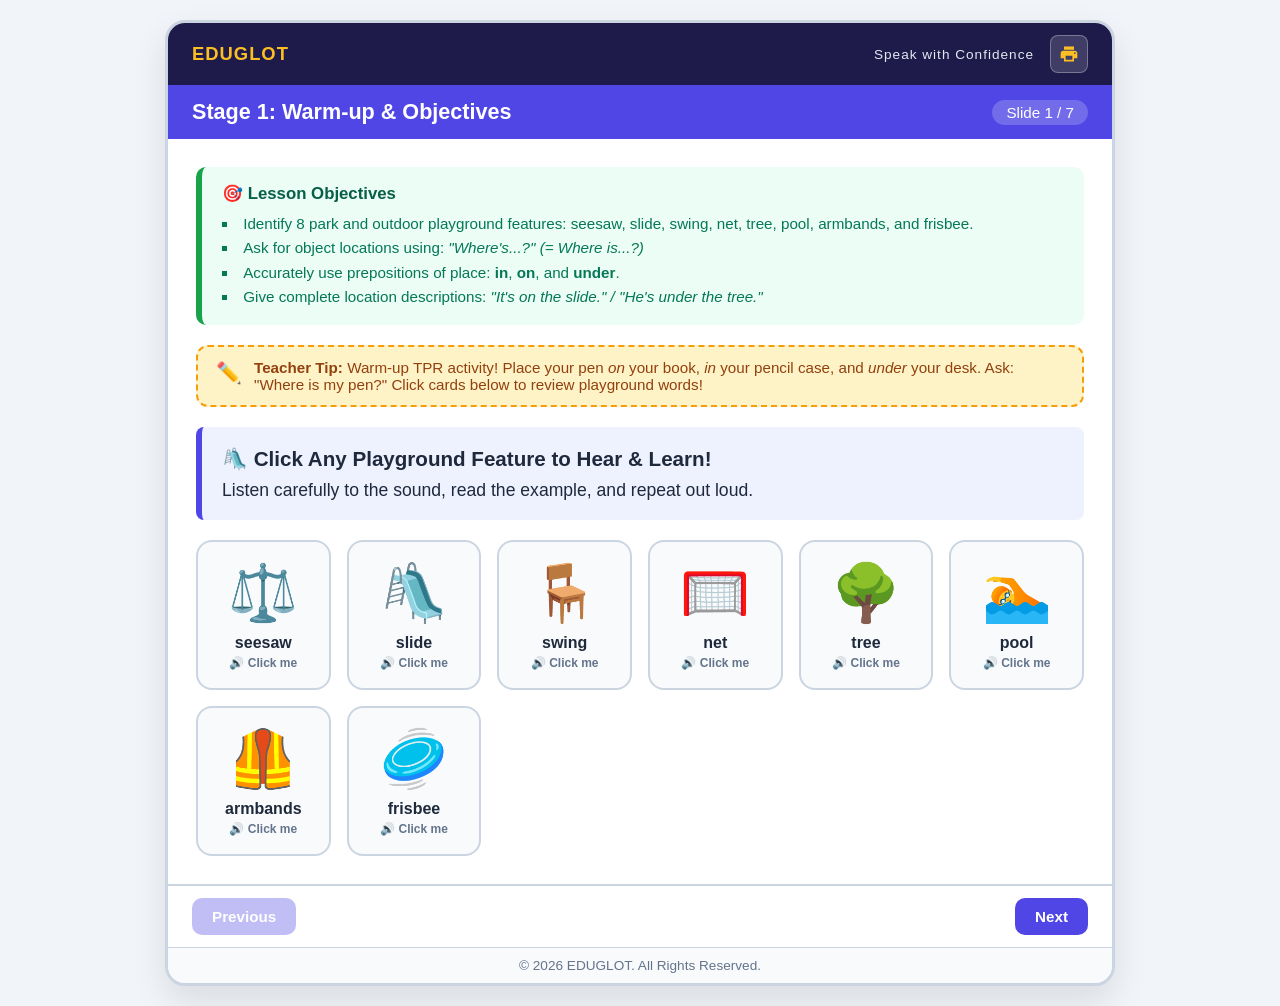
<file: unit5.html>
<!DOCTYPE html>
<html lang="en">

<head>
    <meta charset="UTF-8" />
    <meta name="viewport" content="width=device-width, initial-scale=1.0" />
    <title>EDUGLOT - Unit 5: At the Park</title>
    <link rel="stylesheet" href="style.css" />
</head>

<body>

    <div class="presentation-container">
        <!-- Top Branding Bar with Vector Print Button -->
        <div class="brand-bar">
            <span>EDUGLOT</span>
            <div class="brand-bar-right">
                <span class="tagline">Speak with Confidence</span>
                <button class="icon-btn-print" onclick="printAllSlides()" title="Print complete student worksheet">
                    <svg xmlns="http://www.w3.org/2000/svg" viewBox="0 0 24 24">
                        <path
                            d="M19 8H5c-1.66 0-3 1.34-3 3v6h4v4h12v-4h4v-6c0-1.66-1.34-3-3-3zm-3 11H8v-5h8v5zm3-7c-.55 0-1-.45-1-1s.45-1 1-1 1 .45 1 1-.45 1-1 1zm-1-9H6v4h12V3z" />
                    </svg>
                </button>
            </div>
        </div>

        <!-- Slide Header -->
        <div class="slide-header">
            <h2 id="slide-title">Stage 1: Warm-up & Objectives</h2>
            <span class="slide-indicator" id="slide-indicator">Slide 1 / 7</span>
        </div>

        <!-- VOCAB MODAL (Audio, Definition & Example) -->
        <div class="modal-overlay" id="vocab-modal" onclick="closeModal(event)">
            <div class="modal-card">
                <button class="modal-close" onclick="forceCloseModal()">&times;</button>

                <div class="modal-header-section">
                    <span class="emoji-lg" id="modal-emoji" style="font-size: 4rem; margin-bottom: 4px;">🛝</span>
                    <h3 id="modal-word" style="font-size: 1.8rem; color: var(--primary); font-weight: 800;">WORD</h3>
                    <p id="modal-phonetic" style="color: #64748b; font-style: italic; font-size: 1rem;">/phonetic/</p>
                    <button class="modal-audio-btn" onclick="speakCurrentWord()">🔊 Listen Word</button>
                </div>

                <div class="modal-details">
                    <div class="detail-block">
                        <div class="detail-title">Definition</div>
                        <p class="detail-text" id="modal-def">Definition text goes here.</p>
                    </div>

                    <div class="detail-block example-box">
                        <div class="detail-title">
                            <span>Example Sentence</span>
                            <button class="example-sound-btn" onclick="speakCurrentExample()">🔊 Read</button>
                        </div>
                        <p class="detail-text" id="modal-example">"Example sentence goes here."</p>
                    </div>
                </div>
            </div>
        </div>

        <!-- SLIDE 1: OBJECTIVES & WARM-UP (10 mins) -->
        <div class="slide-content active">
            <div class="objectives-card">
                <h4>🎯 Lesson Objectives</h4>
                <ul>
                    <li>Identify 8 park and outdoor playground features: seesaw, slide, swing, net, tree, pool,
                        armbands, and frisbee.</li>
                    <li>Ask for object locations using: <em>"Where's...?" (= Where is...?)</em></li>
                    <li>Accurately use prepositions of place: <strong>in</strong>, <strong>on</strong>, and
                        <strong>under</strong>.
                    </li>
                    <li>Give complete location descriptions: <em>"It's on the slide." / "He's under the tree."</em></li>
                </ul>
            </div>

            <div class="teacher-cue">
                <button class="edit-btn" onclick="toggleEdit(this)" title="Edit note">✏️</button>
                <div class="teacher-notes-text">
                    <strong>Teacher Tip:</strong> Warm-up TPR activity! Place your pen <em>on</em> your book,
                    <em>in</em> your pencil case, and <em>under</em> your desk. Ask: "Where is my pen?" Click cards
                    below to review playground words!
                </div>
            </div>

            <div class="rule-box">
                <h3>🛝 Click Any Playground Feature to Hear & Learn!</h3>
                <p>Listen carefully to the sound, read the example, and repeat out loud.</p>
            </div>

            <div class="vocab-grid">
                <div class="vocab-card"
                    onclick="openModal('seesaw', '⚖️', '/ˈsiː.sɔː/', 'A long board balanced in the middle; when one end goes up, the other goes down.', 'Tim and Rosy play on the seesaw together.')">
                    <span class="emoji-lg">⚖️</span>seesaw<span class="card-hint">🔊 Click me</span>
                </div>
                <div class="vocab-card"
                    onclick="openModal('slide', '🛝', '/slaɪd/', 'A smooth, sloped surface that children slide down for fun.', 'Billy slides down the tall red slide.')">
                    <span class="emoji-lg">🛝</span>slide<span class="card-hint">🔊 Click me</span>
                </div>
                <div class="vocab-card"
                    onclick="openModal('swing', '🪑', '/swɪŋ/', 'A seat hanging from ropes or chains that moves back and forth.', 'Alison swings very high on the swing.')">
                    <span class="emoji-lg">🪑</span>swing<span class="card-hint">🔊 Click me</span>
                </div>
                <div class="vocab-card"
                    onclick="openModal('net', '🥅', '/net/', 'A structure of rope or cord used for sports goals or catching balls.', 'The soccer ball is in the goal net.')">
                    <span class="emoji-lg">🥅</span>net<span class="card-hint">🔊 Click me</span>
                </div>
                <div class="vocab-card"
                    onclick="openModal('tree', '🌳', '/triː/', 'A tall perennial woody plant with a trunk, branches, and green leaves.', 'A small bird sits on the big green tree.')">
                    <span class="emoji-lg">🌳</span>tree<span class="card-hint">🔊 Click me</span>
                </div>
                <div class="vocab-card"
                    onclick="openModal('pool', '🏊', '/puːl/', 'A man-made basin filled with water for swimming.', 'Jump into the cool swimming pool on hot days.')">
                    <span class="emoji-lg">🏊</span>pool<span class="card-hint">🔊 Click me</span>
                </div>
                <div class="vocab-card"
                    onclick="openModal('armbands', '🦺', '/ˈɑːm.bændz/', 'Inflatable plastic bands worn on arms to help children float in water.', 'Wear your yellow armbands in the deep pool.')">
                    <span class="emoji-lg">🦺</span>armbands<span class="card-hint">🔊 Click me</span>
                </div>
                <div class="vocab-card"
                    onclick="openModal('frisbee', '🥏', '/ˈfrɪz.bi/', 'A plastic disc thrown back and forth through the air for fun.', 'Catch the bright red frisbee on the grass!')">
                    <span class="emoji-lg">🥏</span>frisbee<span class="card-hint">🔊 Click me</span>
                </div>
            </div>
        </div>

        <!-- SLIDE 2: PRESENTATION (15 mins) -->
        <div class="slide-content">
            <div class="teacher-cue">
                <button class="edit-btn" onclick="toggleEdit(this)" title="Edit note">✏️</button>
                <div class="teacher-notes-text">
                    <strong>Teacher Tip:</strong> Use hands to show physical gestures: Cupped hand inside fist for
                    <em>in</em>, flat palm on top of hand for <em>on</em>, and hand placed beneath flat palm for
                    <em>under</em>.
                </div>
            </div>

            <div class="rule-box">
                <h3>Grammar Rules: Where's...? & Prepositions of Place</h3>
                <p><strong>1. Asking Where:</strong><br>
                    • <strong>Where's</strong> = <em>Where is</em> (asking for the position or location of an
                    item/person).<br>
                    • Examples: <em>Where's the ball? Where's Billy? Where's the kite?</em></p>
                <br>
                <p><strong>2. Prepositions of Place:</strong><br>
                    • <strong>in</strong> (inside something): <em>It's in the pool. It's in the net. It's in the
                        bag.</em><br>
                    • <strong>on</strong> (touching the top surface): <em>It's on the slide. It's on the seesaw. It's on
                        the swing.</em><br>
                    • <strong>under</strong> (below or beneath): <em>It's under the tree. He's under the seesaw.</em>
                </p>
            </div>

            <div class="vocab-grid" style="grid-template-columns: repeat(auto-fit, minmax(220px, 1fr));">
                <div class="vocab-card" style="border-color: #0284c7;">
                    <span class="emoji-lg">📥</span>
                    <strong>IN (Inside)</strong><br><br>
                    • in the pool<br>• in the net<br>• in the box
                </div>
                <div class="vocab-card" style="border-color: #16a34a;">
                    <span class="emoji-lg">🔝</span>
                    <strong>ON (On top of)</strong><br><br>
                    • on the slide<br>• on the swing<br>• on the seesaw
                </div>
                <div class="vocab-card" style="border-color: #f59e0b;">
                    <span class="emoji-lg">🔽</span>
                    <strong>UNDER (Beneath)</strong><br><br>
                    • under the tree<br>• under the swing<br>• under the table
                </div>
            </div>
        </div>

        <!-- SLIDE 3: CONTROLLED PRACTICE 1 (8 Items: in / on / under) -->
        <div class="slide-content">
            <div class="teacher-cue">
                <button class="edit-btn" onclick="toggleEdit(this)" title="Edit note">✏️</button>
                <div class="teacher-notes-text">
                    <strong>Teacher Tip:</strong> Have students say the complete sentence aloud once they choose the
                    preposition.
                </div>
            </div>

            <p style="margin-bottom: 12px; font-weight: bold; font-size: 1.1rem;">Part A: Choose 'in', 'on', or 'under'
                (8 Questions)</p>

            <div class="exercise-grid">
                <div class="exercise-card">
                    <div class="quiz-row">
                        <span>1. 🛝 The ball is</span>
                        <select class="quiz-select q-set-1" data-correct="on">
                            <option value="">--</option>
                            <option value="in">in</option>
                            <option value="on">on</option>
                            <option value="under">under</option>
                        </select>
                        <span>the slide.</span><span class="status-msg"></span>
                    </div>
                </div>
                <div class="exercise-card">
                    <div class="quiz-row">
                        <span>2. 🏊 The duck is</span>
                        <select class="quiz-select q-set-1" data-correct="in">
                            <option value="">--</option>
                            <option value="in">in</option>
                            <option value="on">on</option>
                            <option value="under">under</option>
                        </select>
                        <span>the pool.</span><span class="status-msg"></span>
                    </div>
                </div>
                <div class="exercise-card">
                    <div class="quiz-row">
                        <span>3. 🌳 The teddy is</span>
                        <select class="quiz-select q-set-1" data-correct="under">
                            <option value="">--</option>
                            <option value="in">in</option>
                            <option value="on">on</option>
                            <option value="under">under</option>
                        </select>
                        <span>the tree.</span><span class="status-msg"></span>
                    </div>
                </div>
                <div class="exercise-card">
                    <div class="quiz-row">
                        <span>4. 🥅 The soccer ball is</span>
                        <select class="quiz-select q-set-1" data-correct="in">
                            <option value="">--</option>
                            <option value="in">in</option>
                            <option value="on">on</option>
                            <option value="under">under</option>
                        </select>
                        <span>the net.</span><span class="status-msg"></span>
                    </div>
                </div>
                <div class="exercise-card">
                    <div class="quiz-row">
                        <span>5. ⚖️ The cat is</span>
                        <select class="quiz-select q-set-1" data-correct="on">
                            <option value="">--</option>
                            <option value="in">in</option>
                            <option value="on">on</option>
                            <option value="under">under</option>
                        </select>
                        <span>the seesaw.</span><span class="status-msg"></span>
                    </div>
                </div>
                <div class="exercise-card">
                    <div class="quiz-row">
                        <span>6. 🪑 The dog is</span>
                        <select class="quiz-select q-set-1" data-correct="under">
                            <option value="">--</option>
                            <option value="in">in</option>
                            <option value="on">on</option>
                            <option value="under">under</option>
                        </select>
                        <span>the swing.</span><span class="status-msg"></span>
                    </div>
                </div>
                <div class="exercise-card">
                    <div class="quiz-row">
                        <span>7. 🎒 The pencil is</span>
                        <select class="quiz-select q-set-1" data-correct="in">
                            <option value="">--</option>
                            <option value="in">in</option>
                            <option value="on">on</option>
                            <option value="under">under</option>
                        </select>
                        <span>the bag.</span><span class="status-msg"></span>
                    </div>
                </div>
                <div class="exercise-card">
                    <div class="quiz-row">
                        <span>8. 🪑 Alison sits</span>
                        <select class="quiz-select q-set-1" data-correct="on">
                            <option value="">--</option>
                            <option value="in">in</option>
                            <option value="on">on</option>
                            <option value="under">under</option>
                        </select>
                        <span>the swing.</span><span class="status-msg"></span>
                    </div>
                </div>
            </div>
            <button class="btn" onclick="checkSet('q-set-1')">Check Answers (Part A)</button>
        </div>

        <!-- SLIDE 4: CONTROLLED PRACTICE 2 (8 Items: Where's Question & Answers) -->
        <div class="slide-content">
            <div class="teacher-cue">
                <button class="edit-btn" onclick="toggleEdit(this)" title="Edit note">✏️</button>
                <div class="teacher-notes-text">
                    <strong>Teacher Tip:</strong> Watch word order for the question "Where's the..." and confirm
                    students use "It's" or "He's / She's" accurately in the responses.
                </div>
            </div>

            <p style="margin-bottom: 12px; font-weight: bold; font-size: 1.1rem;">Part B: Where's Questions & Location
                Sentences (8 Questions)</p>

            <div class="exercise-grid">
                <div class="exercise-card">
                    <div class="quiz-row">
                        <span>1. [ the ball / Where's / ? ]</span><br>
                        <select class="quiz-select q-set-2" data-correct="Where's the ball?">
                            <option value="">-- Order --</option>
                            <option value="The ball where's?">The ball where's?</option>
                            <option value="Where's the ball?">Where's the ball?</option>
                        </select>
                        <span class="status-msg"></span>
                    </div>
                </div>
                <div class="exercise-card">
                    <div class="quiz-row">
                        <span>2. ⚽ Where's the ball? (on / slide) &rarr;</span><br>
                        <select class="quiz-select q-set-2" data-correct="It's on the slide.">
                            <option value="">-- Choose Answer --</option>
                            <option value="It's on the slide.">It's on the slide.</option>
                            <option value="It's in the slide.">It's in the slide.</option>
                        </select>
                        <span class="status-msg"></span>
                    </div>
                </div>
                <div class="exercise-card">
                    <div class="quiz-row">
                        <span>3. [ kite / the / Where's / ? ]</span><br>
                        <select class="quiz-select q-set-2" data-correct="Where's the kite?">
                            <option value="">-- Order --</option>
                            <option value="Where's the kite?">Where's the kite?</option>
                            <option value="Where the kite is?">Where the kite is?</option>
                        </select>
                        <span class="status-msg"></span>
                    </div>
                </div>
                <div class="exercise-card">
                    <div class="quiz-row">
                        <span>4. 🪁 Where's the kite? (in / tree) &rarr;</span><br>
                        <select class="quiz-select q-set-2" data-correct="It's in the tree.">
                            <option value="">-- Choose Answer --</option>
                            <option value="It's in the tree.">It's in the tree.</option>
                            <option value="It's under the tree.">It's under the tree.</option>
                        </select>
                        <span class="status-msg"></span>
                    </div>
                </div>
                <div class="exercise-card">
                    <div class="quiz-row">
                        <span>5. [ Billy / Where's / ? ]</span><br>
                        <select class="quiz-select q-set-2" data-correct="Where's Billy?">
                            <option value="">-- Order --</option>
                            <option value="Where's Billy?">Where's Billy?</option>
                            <option value="Billy where is?">Billy where is?</option>
                        </select>
                        <span class="status-msg"></span>
                    </div>
                </div>
                <div class="exercise-card">
                    <div class="quiz-row">
                        <span>6. 👦 Where's Billy? (under / seesaw) &rarr;</span><br>
                        <select class="quiz-select q-set-2" data-correct="He's under the seesaw.">
                            <option value="">-- Choose Answer --</option>
                            <option value="He's under the seesaw.">He's under the seesaw.</option>
                            <option value="She's under the seesaw.">She's under the seesaw.</option>
                        </select>
                        <span class="status-msg"></span>
                    </div>
                </div>
                <div class="exercise-card">
                    <div class="quiz-row">
                        <span>7. [ the frisbee / Where's / ? ]</span><br>
                        <select class="quiz-select q-set-2" data-correct="Where's the frisbee?">
                            <option value="">-- Order --</option>
                            <option value="Frisbee where's?">Frisbee where's?</option>
                            <option value="Where's the frisbee?">Where's the frisbee?</option>
                        </select>
                        <span class="status-msg"></span>
                    </div>
                </div>
                <div class="exercise-card">
                    <div class="quiz-row">
                        <span>8. 🥏 Where's the frisbee? (under / swing) &rarr;</span><br>
                        <select class="quiz-select q-set-2" data-correct="It's under the swing.">
                            <option value="">-- Choose Answer --</option>
                            <option value="It's under the swing.">It's under the swing.</option>
                            <option value="It's on the swing.">It's on the swing.</option>
                        </select>
                        <span class="status-msg"></span>
                    </div>
                </div>
            </div>
            <button class="btn" onclick="checkSet('q-set-2')">Check Answers (Part B)</button>
        </div>

        <!-- SLIDE 5: GUIDED PRODUCTION (15 mins) -->
        <div class="slide-content">
            <div class="teacher-cue">
                <button class="edit-btn" onclick="toggleEdit(this)" title="Edit note">✏️</button>
                <div class="teacher-notes-text">
                    <strong>Teacher Tip:</strong> Pair roleplay! Student A plays Tim searching for his lost toys, and
                    Student B plays Alison giving park directions.
                </div>
            </div>

            <p style="margin-bottom: 10px; font-weight: bold; font-size: 1.1rem;">Conversation Practice</p>

            <div class="dialogue-box">
                <p><span class="speaker">Tim:</span> Oh no! Where's my new red frisbee, Alison?</p>
                <p><span class="speaker">Alison:</span> Look over there! It's under the swing!</p>
                <p><span class="speaker">Tim:</span> Whew, thank you! And where's my green soccer ball?</p>
                <p><span class="speaker">Alison:</span> It's in the goal net. See?</p>
                <p><span class="speaker">Tim:</span> Got it! Now, where's Billy? I can't see him.</p>
                <p><span class="speaker">Alison:</span> Haha! Look at the playground. He's on the slide!</p>
                <p><span class="speaker">Tim:</span> Awesome! Let's go play on the seesaw with him!</p>
            </div>
        </div>

        <!-- SLIDE 6: FREE PRODUCTION (15 mins) -->
        <div class="slide-content">
            <div class="teacher-cue">
                <button class="edit-btn" onclick="toggleEdit(this)" title="Edit note">✏️</button>
                <div class="teacher-notes-text">
                    <strong>Teacher Tip:</strong> Interactive Hide-and-Seek! A student places an eraser, pen, or toy
                    somewhere on their desk (in a mug, on a book, under a keyboard) and asks: "Where's my...?" Their
                    partner guesses the location.
                </div>
            </div>

            <div class="rule-box" style="border-left-color: var(--accent);">
                <h3>🎯 Live Desk Hide-and-Seek Game!</h3>
                <p>Hide an object on your desk and challenge your classmate to find it!</p>
            </div>

            <div class="vocab-grid">
                <div class="exercise-card" style="text-align: center;">
                    <span class="emoji-lg">🙈</span>
                    <strong>Step 1</strong><br>Put an item in, on, or under something on your desk!
                </div>
                <div class="exercise-card" style="text-align: center;">
                    <span class="emoji-lg">❓</span>
                    <strong>Step 2</strong><br>Ask your classmate:<br><em>"Where's my...?"</em>
                </div>
                <div class="exercise-card" style="text-align: center;">
                    <span class="emoji-lg">🗣️</span>
                    <strong>Step 3</strong><br>Classmate spots it:<br><em>"It's on / in / under the..."</em>
                </div>
            </div>
        </div>

        <!-- SLIDE 7: CONSOLIDATION & EXIT PASS (10 mins) -->
        <div class="slide-content">
            <div class="teacher-cue">
                <button class="edit-btn" onclick="toggleEdit(this)" title="Edit note">✏️</button>
                <div class="teacher-notes-text">
                    <strong>Teacher Tip:</strong> Final check! Confirm each student answers all 8 items correctly before
                    ending class.
                </div>
            </div>

            <div class="rule-box" style="border-left-color: var(--success);">
                <h3>🎉 Exit Pass Checklist</h3>
                <p>Complete all 8 questions before leaving class!</p>
            </div>

            <div class="exercise-grid">
                <div class="exercise-card">
                    <div class="quiz-row">
                        <span>1. 🛝 The teddy is</span>
                        <select class="quiz-select q-set-exit" data-correct="on">
                            <option value="">--</option>
                            <option value="in">in</option>
                            <option value="on">on</option>
                            <option value="under">under</option>
                        </select>
                        <span>the slide.</span><span class="status-msg"></span>
                    </div>
                </div>
                <div class="exercise-card">
                    <div class="quiz-row">
                        <span>2. 🏊 The girl is</span>
                        <select class="quiz-select q-set-exit" data-correct="in">
                            <option value="">--</option>
                            <option value="in">in</option>
                            <option value="on">on</option>
                            <option value="under">under</option>
                        </select>
                        <span>the pool.</span><span class="status-msg"></span>
                    </div>
                </div>
                <div class="exercise-card">
                    <div class="quiz-row">
                        <span>3. 🌳 The dog sleeps</span>
                        <select class="quiz-select q-set-exit" data-correct="under">
                            <option value="">--</option>
                            <option value="in">in</option>
                            <option value="on">on</option>
                            <option value="under">under</option>
                        </select>
                        <span>the tree.</span><span class="status-msg"></span>
                    </div>
                </div>
                <div class="exercise-card">
                    <div class="quiz-row">
                        <span>4.</span>
                        <select class="quiz-select q-set-exit" data-correct="Where's">
                            <option value="">--</option>
                            <option value="What's">What's</option>
                            <option value="Where's">Where's</option>
                        </select>
                        <span>the frisbee? - It's on the grass.</span><span class="status-msg"></span>
                    </div>
                </div>
                <div class="exercise-card">
                    <div class="quiz-row">
                        <span>5. 🥅 The ball is</span>
                        <select class="quiz-select q-set-exit" data-correct="in">
                            <option value="">--</option>
                            <option value="in">in</option>
                            <option value="on">on</option>
                            <option value="under">under</option>
                        </select>
                        <span>the net.</span><span class="status-msg"></span>
                    </div>
                </div>
                <div class="exercise-card">
                    <div class="quiz-row">
                        <span>6. ⚖️ Two birds are</span>
                        <select class="quiz-select q-set-exit" data-correct="on">
                            <option value="">--</option>
                            <option value="in">in</option>
                            <option value="on">on</option>
                            <option value="under">under</option>
                        </select>
                        <span>the seesaw.</span><span class="status-msg"></span>
                    </div>
                </div>
                <div class="exercise-card">
                    <div class="quiz-row">
                        <span>7. 🪑 The bag is</span>
                        <select class="quiz-select q-set-exit" data-correct="under">
                            <option value="">--</option>
                            <option value="in">in</option>
                            <option value="on">on</option>
                            <option value="under">under</option>
                        </select>
                        <span>the swing.</span><span class="status-msg"></span>
                    </div>
                </div>
                <div class="exercise-card">
                    <div class="quiz-row">
                        <span>8. 👦 Where's Tim? -</span>
                        <select class="quiz-select q-set-exit" data-correct="He's">
                            <option value="">--</option>
                            <option value="He's">He's</option>
                            <option value="She's">She's</option>
                            <option value="It's">It's</option>
                        </select>
                        <span>on the tree.</span><span class="status-msg"></span>
                    </div>
                </div>
            </div>
            <button class="btn" onclick="checkSet('q-set-exit')">Submit Exit Ticket</button>
        </div>

        <!-- Navigation Footer -->
        <div class="nav-footer">
            <button class="btn" id="prev-btn" onclick="changeSlide(-1)">Previous</button>
            <button class="btn" id="next-btn" onclick="changeSlide(1)">Next</button>
        </div>

        <!-- Copyright Footer -->
        <div class="footer-copyright">
            &copy; 2026 EDUGLOT. All Rights Reserved.
        </div>
    </div>

    <script>
        /* 1. CONTENT THEFT PROTECTION */
        document.addEventListener('contextmenu', e => e.preventDefault());
        document.addEventListener('keydown', e => {
            if (e.keyCode === 123) { e.preventDefault(); return false; }
            if (e.ctrlKey && e.shiftKey && (e.keyCode === 73 || e.keyCode === 74 || e.keyCode === 67)) { e.preventDefault(); return false; }
            if (e.metaKey && e.altKey && e.keyCode === 73) { e.preventDefault(); return false; }
            if ((e.ctrlKey || e.metaKey) && e.keyCode === 85) { e.preventDefault(); return false; }
            if ((e.ctrlKey || e.metaKey) && e.keyCode === 83) { e.preventDefault(); return false; }
        });
        document.addEventListener('dragstart', e => e.preventDefault());

        /* 2. SLIDE NAVIGATION */
        const slides = document.querySelectorAll('.slide-content');
        const titles = [
            "Stage 1: Warm-up & Objectives",
            "Stage 2: Presentation (Where's & Prepositions)",
            "Stage 3: Practice Part A (in, on, under)",
            "Stage 3: Practice Part B (Where's Questions)",
            "Stage 4: Guided Production (Engoo Dialogue)",
            "Stage 4: Free Production (Hide-and-Seek)",
            "Stage 5: Consolidation (Exit Pass)"
        ];
        let currentSlide = 0;
        let activeWordToSpeak = "";
        let activeExampleToSpeak = "";

        function updateSlide() {
            slides.forEach((slide, index) => {
                slide.classList.toggle('active', index === currentSlide);
            });
            document.getElementById('slide-title').innerText = titles[currentSlide];
            document.getElementById('slide-indicator').innerText = `Slide ${currentSlide + 1} / ${slides.length}`;
            document.getElementById('prev-btn').disabled = currentSlide === 0;
            document.getElementById('next-btn').disabled = currentSlide === slides.length - 1;
        }

        function changeSlide(direction) {
            currentSlide += direction;
            updateSlide();
        }

        /* 3. PRINT ALL PAGES ENGINE */
        function printAllSlides() {
            slides.forEach(slide => slide.style.display = 'block');
            window.print();
            slides.forEach((slide, index) => {
                slide.style.display = (index === currentSlide) ? 'block' : 'none';
            });
        }

        /* 4. MODAL & AUDIO PRONUNCIATION ENGINE */
        function openModal(word, emoji, phonetic, definition, example) {
            activeWordToSpeak = word;
            activeExampleToSpeak = example;

            document.getElementById('modal-emoji').innerText = emoji;
            document.getElementById('modal-word').innerText = word.toUpperCase();
            document.getElementById('modal-phonetic').innerText = phonetic;
            document.getElementById('modal-def').innerText = definition;
            document.getElementById('modal-example').innerText = `"${example}"`;

            document.getElementById('vocab-modal').classList.add('active');
            speakText(word);
        }

        function closeModal(e) {
            if (e.target.id === 'vocab-modal') forceCloseModal();
        }

        function forceCloseModal() {
            document.getElementById('vocab-modal').classList.remove('active');
        }

        function speakCurrentWord() {
            if (activeWordToSpeak) speakText(activeWordToSpeak);
        }

        function speakCurrentExample() {
            if (activeExampleToSpeak) speakText(activeExampleToSpeak);
        }

        function speakText(text) {
            if ('speechSynthesis' in window) {
                window.speechSynthesis.cancel();
                const utterance = new SpeechSynthesisUtterance(text);
                utterance.lang = 'en-US';
                utterance.rate = 0.85;
                window.speechSynthesis.speak(utterance);
            }
        }

        /* 5. INTERACTIVE SELF-CHECKING */
        function checkSet(className) {
            const selects = document.querySelectorAll(`.${className}`);
            selects.forEach(select => {
                const expected = select.getAttribute('data-correct');
                const feedback = select.parentElement.querySelector('.status-msg');
                if (select.value === expected) {
                    feedback.textContent = " ✔ Correct";
                    feedback.style.color = "var(--success)";
                } else {
                    feedback.textContent = " ✖ Try again";
                    feedback.style.color = "var(--danger)";
                }
            });
        }

        /* 6. TEACHER LIVE NOTE EDITING */
        function toggleEdit(btn) {
            const textDiv = btn.nextElementSibling;
            const isEditing = textDiv.getAttribute('contenteditable') === 'true';
            if (isEditing) {
                textDiv.setAttribute('contenteditable', 'false');
                btn.innerText = '✏️';
            } else {
                textDiv.setAttribute('contenteditable', 'true');
                textDiv.focus();
                btn.innerText = '💾';
            }
        }

        updateSlide();
    </script>
</body>

</html>
</file>
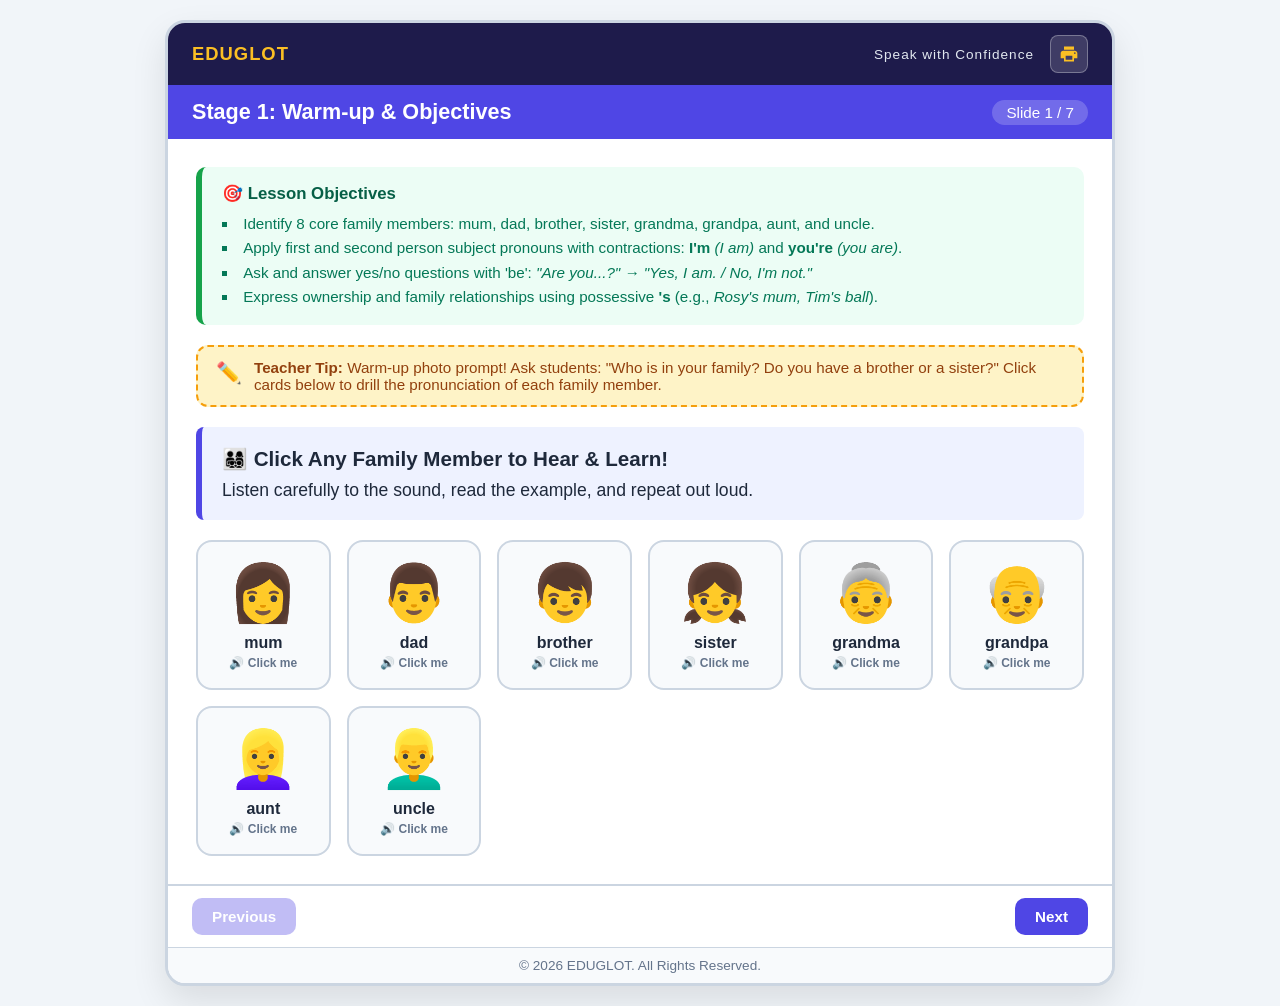
<file: unit6.html>
<!DOCTYPE html>
<html lang="en">

<head>
    <meta charset="UTF-8" />
    <meta name="viewport" content="width=device-width, initial-scale=1.0" />
    <title>EDUGLOT - Unit 6: My Family</title>
    <link rel="stylesheet" href="style.css" />
</head>

<body>

    <div class="presentation-container">
        <!-- Top Branding Bar with Vector Print Button -->
        <div class="brand-bar">
            <span>EDUGLOT</span>
            <div class="brand-bar-right">
                <span class="tagline">Speak with Confidence</span>
                <button class="icon-btn-print" onclick="printAllSlides()" title="Print complete student worksheet">
                    <svg xmlns="http://www.w3.org/2000/svg" viewBox="0 0 24 24">
                        <path
                            d="M19 8H5c-1.66 0-3 1.34-3 3v6h4v4h12v-4h4v-6c0-1.66-1.34-3-3-3zm-3 11H8v-5h8v5zm3-7c-.55 0-1-.45-1-1s.45-1 1-1 1 .45 1 1-.45 1-1 1zm-1-9H6v4h12V3z" />
                    </svg>
                </button>
            </div>
        </div>

        <!-- Slide Header -->
        <div class="slide-header">
            <h2 id="slide-title">Stage 1: Warm-up & Objectives</h2>
            <span class="slide-indicator" id="slide-indicator">Slide 1 / 7</span>
        </div>

        <!-- VOCAB MODAL (Audio, Definition & Example) -->
        <div class="modal-overlay" id="vocab-modal" onclick="closeModal(event)">
            <div class="modal-card">
                <button class="modal-close" onclick="forceCloseModal()">&times;</button>

                <div class="modal-header-section">
                    <span class="emoji-lg" id="modal-emoji"
                        style="font-size: 4rem; margin-bottom: 4px;">👨‍👩‍👧‍👦</span>
                    <h3 id="modal-word" style="font-size: 1.8rem; color: var(--primary); font-weight: 800;">WORD</h3>
                    <p id="modal-phonetic" style="color: #64748b; font-style: italic; font-size: 1rem;">/phonetic/</p>
                    <button class="modal-audio-btn" onclick="speakCurrentWord()">🔊 Listen Word</button>
                </div>

                <div class="modal-details">
                    <div class="detail-block">
                        <div class="detail-title">Definition</div>
                        <p class="detail-text" id="modal-def">Definition text goes here.</p>
                    </div>

                    <div class="detail-block example-box">
                        <div class="detail-title">
                            <span>Example Sentence</span>
                            <button class="example-sound-btn" onclick="speakCurrentExample()">🔊 Read</button>
                        </div>
                        <p class="detail-text" id="modal-example">"Example sentence goes here."</p>
                    </div>
                </div>
            </div>
        </div>

        <!-- SLIDE 1: OBJECTIVES & WARM-UP (10 mins) -->
        <div class="slide-content active">
            <div class="objectives-card">
                <h4>🎯 Lesson Objectives</h4>
                <ul>
                    <li>Identify 8 core family members: mum, dad, brother, sister, grandma, grandpa, aunt, and uncle.
                    </li>
                    <li>Apply first and second person subject pronouns with contractions: <strong>I'm</strong> <em>(I
                            am)</em> and <strong>you're</strong> <em>(you are)</em>.</li>
                    <li>Ask and answer yes/no questions with 'be': <em>"Are you...?" &rarr; "Yes, I am. / No, I'm
                            not."</em></li>
                    <li>Express ownership and family relationships using possessive <strong>'s</strong> (e.g.,
                        <em>Rosy's mum, Tim's ball</em>).</li>
                </ul>
            </div>

            <div class="teacher-cue">
                <button class="edit-btn" onclick="toggleEdit(this)" title="Edit note">✏️</button>
                <div class="teacher-notes-text">
                    <strong>Teacher Tip:</strong> Warm-up photo prompt! Ask students: "Who is in your family? Do you
                    have a brother or a sister?" Click cards below to drill the pronunciation of each family member.
                </div>
            </div>

            <div class="rule-box">
                <h3>👨‍👩‍👧‍👦 Click Any Family Member to Hear & Learn!</h3>
                <p>Listen carefully to the sound, read the example, and repeat out loud.</p>
            </div>

            <div class="vocab-grid">
                <div class="vocab-card"
                    onclick="openModal('mum', '👩', '/mʌm/', 'A mother; a female parent who loves and cares for her children.', 'This is Rosy\'s mum. She is very kind.')">
                    <span class="emoji-lg">👩</span>mum<span class="card-hint">🔊 Click me</span>
                </div>
                <div class="vocab-card"
                    onclick="openModal('dad', '👨', '/dæd/', 'A father; a male parent who guides and plays with his children.', 'This is Tim\'s dad. He helps with homework.')">
                    <span class="emoji-lg">👨</span>dad<span class="card-hint">🔊 Click me</span>
                </div>
                <div class="vocab-card"
                    onclick="openModal('brother', '👦', '/ˈbrʌð.ər/', 'A boy or man who shares the same parents with you.', 'Billy is Jamie\'s little brother.')">
                    <span class="emoji-lg">👦</span>brother<span class="card-hint">🔊 Click me</span>
                </div>
                <div class="vocab-card"
                    onclick="openModal('sister', '👧', '/ˈsɪs.tər/', 'A girl or woman who shares the same parents with you.', 'Alison plays with her older sister.')">
                    <span class="emoji-lg">👧</span>sister<span class="card-hint">🔊 Click me</span>
                </div>
                <div class="vocab-card"
                    onclick="openModal('grandma', '👵', '/ˈɡræn.mɑː/', 'The mother of your father or mother; your grandmother.', 'Grandma bakes delicious warm cookies for us.')">
                    <span class="emoji-lg">👵</span>grandma<span class="card-hint">🔊 Click me</span>
                </div>
                <div class="vocab-card"
                    onclick="openModal('grandpa', '👴', '/ˈɡræn.pɑː/', 'The father of your father or mother; your grandfather.', 'Grandpa tells wonderful adventure stories.')">
                    <span class="emoji-lg">👴</span>grandpa<span class="card-hint">🔊 Click me</span>
                </div>
                <div class="vocab-card"
                    onclick="openModal('aunt', '👱‍♀️', '/ɑːnt/', 'The sister of your mum or dad, or the wife of your uncle.', 'My aunt brings us colorful gifts from London.')">
                    <span class="emoji-lg">👱‍♀️</span>aunt<span class="card-hint">🔊 Click me</span>
                </div>
                <div class="vocab-card"
                    onclick="openModal('uncle', '👱‍♂️', '/ˈʌŋ.kəl/', 'The brother of your mum or dad, or the husband of your aunt.', 'Uncle David is a pilot who flies airplanes.')">
                    <span class="emoji-lg">👱‍♂️</span>uncle<span class="card-hint">🔊 Click me</span>
                </div>
            </div>
        </div>

        <!-- SLIDE 2: PRESENTATION (15 mins) -->
        <div class="slide-content">
            <div class="teacher-cue">
                <button class="edit-btn" onclick="toggleEdit(this)" title="Edit note">✏️</button>
                <div class="teacher-notes-text">
                    <strong>Teacher Tip:</strong> Highlight the apostrophe: Show that in <em>I'm</em> and
                    <em>you're</em>, the apostrophe replaces the missing letter (a). Then contrast it with possessive
                    <strong>'s</strong>, which shows belonging or family connection.
                </div>
            </div>

            <div class="rule-box">
                <h3>Grammar Rules: Pronouns (I / You) & Possessive 's</h3>
                <p><strong>1. Pronouns (I'm / You're):</strong><br>
                    • <strong>I'm</strong> = <em>I am</em>: <strong>I'm</strong> a pupil. <strong>I'm</strong>
                    seven.<br>
                    • <strong>You're</strong> = <em>You are</em>: <strong>You're</strong> my teacher.
                    <strong>You're</strong> my friend.</p>
                <br>
                <p><strong>2. Question & Short Answers (Are you...?):</strong><br>
                    • Question: <em><strong>Are you</strong> happy? <strong>Are you</strong> Jamie's sister?</em><br>
                    • Positive: <strong>Yes, I am.</strong><br>
                    • Negative: <strong>No, I'm not.</strong> <em>(Never say "No, I amn't")</em></p>
                <br>
                <p><strong>3. Possessive 's (Belonging & Relationship):</strong><br>
                    • Person + <strong>'s</strong> + Noun: <em>Rosy<strong>'s</strong> mum, Tim<strong>'s</strong>
                        sister, Billy<strong>'s</strong> teddy</em></p>
            </div>

            <div class="vocab-grid" style="grid-template-columns: repeat(auto-fit, minmax(220px, 1fr));">
                <div class="vocab-card" style="border-color: #4f46e5;">
                    <span class="emoji-lg">🙋</span>
                    <strong>I'M (I am)</strong><br><br>
                    • I'm a student.<br>• I'm happy.<br>• I'm six years old.
                </div>
                <div class="vocab-card" style="border-color: #0284c7;">
                    <span class="emoji-lg">👉</span>
                    <strong>YOU'RE (You are)</strong><br><br>
                    • You're my friend.<br>• You're a good pupil.<br>• You're seven.
                </div>
                <div class="vocab-card" style="border-color: #f59e0b;">
                    <span class="emoji-lg">🔗</span>
                    <strong>POSSESSIVE 'S</strong><br><br>
                    • Rosy's dad<br>• Tim's kite<br>• Jamie's brother
                </div>
            </div>
        </div>

        <!-- SLIDE 3: CONTROLLED PRACTICE 1 (8 Items: I'm, You're & Possessive 's) -->
        <div class="slide-content">
            <div class="teacher-cue">
                <button class="edit-btn" onclick="toggleEdit(this)" title="Edit note">✏️</button>
                <div class="teacher-notes-text">
                    <strong>Teacher Tip:</strong> Focus on whether students can differentiate between the pronoun
                    contractions (I'm / You're) and the possessive apostrophe 's.
                </div>
            </div>

            <p style="margin-bottom: 12px; font-weight: bold; font-size: 1.1rem;">Part A: Pronouns & Possessive 's (8
                Questions)</p>

            <div class="exercise-grid">
                <div class="exercise-card">
                    <div class="quiz-row">
                        <span>1. (I am)</span>
                        <select class="quiz-select q-set-1" data-correct="I'm">
                            <option value="">--</option>
                            <option value="I'm">I'm</option>
                            <option value="You're">You're</option>
                        </select>
                        <span>seven years old.</span><span class="status-msg"></span>
                    </div>
                </div>
                <div class="exercise-card">
                    <div class="quiz-row">
                        <span>2. (You are)</span>
                        <select class="quiz-select q-set-1" data-correct="You're">
                            <option value="">--</option>
                            <option value="I'm">I'm</option>
                            <option value="You're">You're</option>
                        </select>
                        <span>my best friend.</span><span class="status-msg"></span>
                    </div>
                </div>
                <div class="exercise-card">
                    <div class="quiz-row">
                        <span>3. This is</span>
                        <select class="quiz-select q-set-1" data-correct="Tim's">
                            <option value="">--</option>
                            <option value="Tim">Tim</option>
                            <option value="Tim's">Tim's</option>
                        </select>
                        <span>dad. 👨</span><span class="status-msg"></span>
                    </div>
                </div>
                <div class="exercise-card">
                    <div class="quiz-row">
                        <span>4. Look at</span>
                        <select class="quiz-select q-set-1" data-correct="Rosy's">
                            <option value="">--</option>
                            <option value="Rosy">Rosy</option>
                            <option value="Rosy's">Rosy's</option>
                        </select>
                        <span>mum. 👩</span><span class="status-msg"></span>
                    </div>
                </div>
                <div class="exercise-card">
                    <div class="quiz-row">
                        <span>5. (I am)</span>
                        <select class="quiz-select q-set-1" data-correct="I'm">
                            <option value="">--</option>
                            <option value="I'm">I'm</option>
                            <option value="You're">You're</option>
                        </select>
                        <span>a pupil in primary school.</span><span class="status-msg"></span>
                    </div>
                </div>
                <div class="exercise-card">
                    <div class="quiz-row">
                        <span>6. This is</span>
                        <select class="quiz-select q-set-1" data-correct="Billy's">
                            <option value="">--</option>
                            <option value="Billy">Billy</option>
                            <option value="Billy's">Billy's</option>
                        </select>
                        <span>ball. ⚽</span><span class="status-msg"></span>
                    </div>
                </div>
                <div class="exercise-card">
                    <div class="quiz-row">
                        <span>7. (You are)</span>
                        <select class="quiz-select q-set-1" data-correct="You're">
                            <option value="">--</option>
                            <option value="I'm">I'm</option>
                            <option value="You're">You're</option>
                        </select>
                        <span>a great teacher!</span><span class="status-msg"></span>
                    </div>
                </div>
                <div class="exercise-card">
                    <div class="quiz-row">
                        <span>8. This is</span>
                        <select class="quiz-select q-set-1" data-correct="Jamie's">
                            <option value="">--</option>
                            <option value="Jamie">Jamie</option>
                            <option value="Jamie's">Jamie's</option>
                        </select>
                        <span>sister. 👧</span><span class="status-msg"></span>
                    </div>
                </div>
            </div>
            <button class="btn" onclick="checkSet('q-set-1')">Check Answers (Part A)</button>
        </div>

        <!-- SLIDE 4: CONTROLLED PRACTICE 2 (8 Items: Are you...? & Short Answers) -->
        <div class="slide-content">
            <div class="teacher-cue">
                <button class="edit-btn" onclick="toggleEdit(this)" title="Edit note">✏️</button>
                <div class="teacher-notes-text">
                    <strong>Teacher Tip:</strong> Watch for the shift in subject: Questions with "Are you...?" require
                    "I am" or "I'm not" in the response, never "you are".
                </div>
            </div>

            <p style="margin-bottom: 12px; font-weight: bold; font-size: 1.1rem;">Part B: Questions with 'Are you' &
                Short Answers (8 Questions)</p>

            <div class="exercise-grid">
                <div class="exercise-card">
                    <div class="quiz-row">
                        <span>1. [ a pupil / you / Are / ? ]</span><br>
                        <select class="quiz-select q-set-2" data-correct="Are you a pupil?">
                            <option value="">-- Order --</option>
                            <option value="You are a pupil?">You are a pupil?</option>
                            <option value="Are you a pupil?">Are you a pupil?</option>
                        </select>
                        <span class="status-msg"></span>
                    </div>
                </div>
                <div class="exercise-card">
                    <div class="quiz-row">
                        <span>2. 🎒 Are you a pupil? (Yes) &rarr;</span><br>
                        <select class="quiz-select q-set-2" data-correct="Yes, I am.">
                            <option value="">-- Choose Answer --</option>
                            <option value="Yes, I am.">Yes, I am.</option>
                            <option value="Yes, you are.">Yes, you are.</option>
                        </select>
                        <span class="status-msg"></span>
                    </div>
                </div>
                <div class="exercise-card">
                    <div class="quiz-row">
                        <span>3. [ Tim's sister / you / Are / ? ]</span><br>
                        <select class="quiz-select q-set-2" data-correct="Are you Tim's sister?">
                            <option value="">-- Order --</option>
                            <option value="Are you Tim's sister?">Are you Tim's sister?</option>
                            <option value="You are Tim's sister?">You are Tim's sister?</option>
                        </select>
                        <span class="status-msg"></span>
                    </div>
                </div>
                <div class="exercise-card">
                    <div class="quiz-row">
                        <span>4. 👧 Are you Tim's sister? (No) &rarr;</span><br>
                        <select class="quiz-select q-set-2" data-correct="No, I'm not.">
                            <option value="">-- Choose Answer --</option>
                            <option value="No, I'm not.">No, I'm not.</option>
                            <option value="No, you aren't.">No, you aren't.</option>
                        </select>
                        <span class="status-msg"></span>
                    </div>
                </div>
                <div class="exercise-card">
                    <div class="quiz-row">
                        <span>5. [ seven / Are / you / ? ]</span><br>
                        <select class="quiz-select q-set-2" data-correct="Are you seven?">
                            <option value="">-- Order --</option>
                            <option value="Are you seven?">Are you seven?</option>
                            <option value="Seven are you?">Seven are you?</option>
                        </select>
                        <span class="status-msg"></span>
                    </div>
                </div>
                <div class="exercise-card">
                    <div class="quiz-row">
                        <span>6. 🎂 Are you seven? (Yes) &rarr;</span><br>
                        <select class="quiz-select q-set-2" data-correct="Yes, I am.">
                            <option value="">-- Choose Answer --</option>
                            <option value="Yes, I am.">Yes, I am.</option>
                            <option value="Yes, you're.">Yes, you're.</option>
                        </select>
                        <span class="status-msg"></span>
                    </div>
                </div>
                <div class="exercise-card">
                    <div class="quiz-row">
                        <span>7. [ a teacher / Are / you / ? ]</span><br>
                        <select class="quiz-select q-set-2" data-correct="Are you a teacher?">
                            <option value="">-- Order --</option>
                            <option value="Are you a teacher?">Are you a teacher?</option>
                            <option value="A teacher are you?">A teacher are you?</option>
                        </select>
                        <span class="status-msg"></span>
                    </div>
                </div>
                <div class="exercise-card">
                    <div class="quiz-row">
                        <span>8. 👩‍🏫 Are you a teacher? (No) &rarr;</span><br>
                        <select class="quiz-select q-set-2" data-correct="No, I'm not.">
                            <option value="">-- Choose Answer --</option>
                            <option value="No, I'm not.">No, I'm not.</option>
                            <option value="No, he isn't.">No, he isn't.</option>
                        </select>
                        <span class="status-msg"></span>
                    </div>
                </div>
            </div>
            <button class="btn" onclick="checkSet('q-set-2')">Check Answers (Part B)</button>
        </div>

        <!-- SLIDE 5: GUIDED PRODUCTION (15 mins) -->
        <div class="slide-content">
            <div class="teacher-cue">
                <button class="edit-btn" onclick="toggleEdit(this)" title="Edit note">✏️</button>
                <div class="teacher-notes-text">
                    <strong>Teacher Tip:</strong> Family album roleplay! Student A reads Jamie, Student B reads Rosy.
                    Switch roles and run the conversation again.
                </div>
            </div>

            <p style="margin-bottom: 10px; font-weight: bold; font-size: 1.1rem;">Conversation Practice</p>

            <div class="dialogue-box">
                <p><span class="speaker">Jamie:</span> Hello! Look at my family photo album, Rosy.</p>
                <p><span class="speaker">Rosy:</span> Oh wonderful! Are you seven in this picture?</p>
                <p><span class="speaker">Jamie:</span> Yes, I am! And look, this is my dad and this is my mum.</p>
                <p><span class="speaker">Rosy:</span> Is this your brother Billy?</p>
                <p><span class="speaker">Jamie:</span> Yes, it is! That is Billy's favorite teddy bear.</p>
                <p><span class="speaker">Rosy:</span> And who is this smiling lady with the cookies?</p>
                <p><span class="speaker">Jamie:</span> That is my grandma! She's my mum's mum.</p>
                <p><span class="speaker">Rosy:</span> You're lucky! You have a wonderful family, Jamie.</p>
            </div>
        </div>

        <!-- SLIDE 6: FREE PRODUCTION (15 mins) -->
        <div class="slide-content">
            <div class="teacher-cue">
                <button class="edit-btn" onclick="toggleEdit(this)" title="Edit note">✏️</button>
                <div class="teacher-notes-text">
                    <strong>Teacher Tip:</strong> "Guess Who I Am" game! A student pretends to be a family member or
                    character (e.g. grandpa, baby brother, doctor). Their partner asks "Are you...?" until they guess
                    correctly.
                </div>
            </div>

            <div class="rule-box" style="border-left-color: var(--accent);">
                <h3>🎯 Secret Family Member Guessing Game!</h3>
                <p>Pick a secret family role and let your partner guess using <em>"Are you...?"</em></p>
            </div>

            <div class="vocab-grid">
                <div class="exercise-card" style="text-align: center;">
                    <span class="emoji-lg">🤫</span>
                    <strong>Step 1</strong><br>Pick a secret role:<br><em>(grandpa, baby brother, aunt...)</em>
                </div>
                <div class="exercise-card" style="text-align: center;">
                    <span class="emoji-lg">❓</span>
                    <strong>Step 2</strong><br>Partner asks:<br><em>"Are you...?"</em>
                </div>
                <div class="exercise-card" style="text-align: center;">
                    <span class="emoji-lg">🗣️</span>
                    <strong>Step 3</strong><br>Answer truthfully:<br><em>"Yes, I am!" / "No, I'm not!"</em>
                </div>
            </div>
        </div>

        <!-- SLIDE 7: CONSOLIDATION & EXIT PASS (10 mins) -->
        <div class="slide-content">
            <div class="teacher-cue">
                <button class="edit-btn" onclick="toggleEdit(this)" title="Edit note">✏️</button>
                <div class="teacher-notes-text">
                    <strong>Teacher Tip:</strong> Final check! Confirm every student answers all 8 items correctly
                    before ending class.
                </div>
            </div>

            <div class="rule-box" style="border-left-color: var(--success);">
                <h3>🎉 Exit Pass Checklist</h3>
                <p>Complete all 8 questions before leaving class!</p>
            </div>

            <div class="exercise-grid">
                <div class="exercise-card">
                    <div class="quiz-row">
                        <span>1. (I am)</span>
                        <select class="quiz-select q-set-exit" data-correct="I'm">
                            <option value="">--</option>
                            <option value="I'm">I'm</option>
                            <option value="You're">You're</option>
                        </select>
                        <span>Jamie's brother. 👦</span><span class="status-msg"></span>
                    </div>
                </div>
                <div class="exercise-card">
                    <div class="quiz-row">
                        <span>2. (You are)</span>
                        <select class="quiz-select q-set-exit" data-correct="You're">
                            <option value="">--</option>
                            <option value="I'm">I'm</option>
                            <option value="You're">You're</option>
                        </select>
                        <span>a kind sister. 👧</span><span class="status-msg"></span>
                    </div>
                </div>
                <div class="exercise-card">
                    <div class="quiz-row">
                        <span>3. This is</span>
                        <select class="quiz-select q-set-exit" data-correct="Rosy's">
                            <option value="">--</option>
                            <option value="Rosy">Rosy</option>
                            <option value="Rosy's">Rosy's</option>
                        </select>
                        <span>grandpa. 👴</span><span class="status-msg"></span>
                    </div>
                </div>
                <div class="exercise-card">
                    <div class="quiz-row">
                        <span>4. Are you eight? (Yes) &rarr;</span>
                        <select class="quiz-select q-set-exit" data-correct="Yes, I am.">
                            <option value="">--</option>
                            <option value="Yes, I am.">Yes, I am.</option>
                            <option value="Yes, you are.">Yes, you are.</option>
                        </select>
                        <span class="status-msg"></span>
                    </div>
                </div>
                <div class="exercise-card">
                    <div class="quiz-row">
                        <span>5. That is</span>
                        <select class="quiz-select q-set-exit" data-correct="Tim's">
                            <option value="">--</option>
                            <option value="Tim">Tim</option>
                            <option value="Tim's">Tim's</option>
                        </select>
                        <span>uncle. 👱‍♂️</span><span class="status-msg"></span>
                    </div>
                </div>
                <div class="exercise-card">
                    <div class="quiz-row">
                        <span>6. Are you a doctor? (No) &rarr;</span>
                        <select class="quiz-select q-set-exit" data-correct="No, I'm not.">
                            <option value="">--</option>
                            <option value="No, I'm not.">No, I'm not.</option>
                            <option value="No, you aren't.">No, you aren't.</option>
                        </select>
                        <span class="status-msg"></span>
                    </div>
                </div>
                <div class="exercise-card">
                    <div class="quiz-row">
                        <span>7. Look at</span>
                        <select class="quiz-select q-set-exit" data-correct="Alison's">
                            <option value="">--</option>
                            <option value="Alison">Alison</option>
                            <option value="Alison's">Alison's</option>
                        </select>
                        <span>kite. 🪁</span><span class="status-msg"></span>
                    </div>
                </div>
                <div class="exercise-card">
                    <div class="quiz-row">
                        <span>8. Are you a pupil? (Yes) &rarr;</span>
                        <select class="quiz-select q-set-exit" data-correct="Yes, I am.">
                            <option value="">--</option>
                            <option value="Yes, I am.">Yes, I am.</option>
                            <option value="No, I'm not.">No, I'm not.</option>
                        </select>
                        <span class="status-msg"></span>
                    </div>
                </div>
            </div>
            <button class="btn" onclick="checkSet('q-set-exit')">Submit Exit Ticket</button>
        </div>

        <!-- Navigation Footer -->
        <div class="nav-footer">
            <button class="btn" id="prev-btn" onclick="changeSlide(-1)">Previous</button>
            <button class="btn" id="next-btn" onclick="changeSlide(1)">Next</button>
        </div>

        <!-- Copyright Footer -->
        <div class="footer-copyright">
            &copy; 2026 EDUGLOT. All Rights Reserved.
        </div>
    </div>

    <script>
        /* 1. CONTENT THEFT PROTECTION */
        document.addEventListener('contextmenu', e => e.preventDefault());
        document.addEventListener('keydown', e => {
            if (e.keyCode === 123) { e.preventDefault(); return false; }
            if (e.ctrlKey && e.shiftKey && (e.keyCode === 73 || e.keyCode === 74 || e.keyCode === 67)) { e.preventDefault(); return false; }
            if (e.metaKey && e.altKey && e.keyCode === 73) { e.preventDefault(); return false; }
            if ((e.ctrlKey || e.metaKey) && e.keyCode === 85) { e.preventDefault(); return false; }
            if ((e.ctrlKey || e.metaKey) && e.keyCode === 83) { e.preventDefault(); return false; }
        });
        document.addEventListener('dragstart', e => e.preventDefault());

        /* 2. SLIDE NAVIGATION */
        const slides = document.querySelectorAll('.slide-content');
        const titles = [
            "Stage 1: Warm-up & Objectives",
            "Stage 2: Presentation (I'm, You're & 's)",
            "Stage 3: Practice Part A (Pronouns & Possessive 's)",
            "Stage 3: Practice Part B (Are you...? Questions)",
            "Stage 4: Guided Production (Dialogue)",
            "Stage 4: Free Production (Secret Member Game)",
            "Stage 5: Consolidation (Exit Pass)"
        ];
        let currentSlide = 0;
        let activeWordToSpeak = "";
        let activeExampleToSpeak = "";

        function updateSlide() {
            slides.forEach((slide, index) => {
                slide.classList.toggle('active', index === currentSlide);
            });
            document.getElementById('slide-title').innerText = titles[currentSlide];
            document.getElementById('slide-indicator').innerText = `Slide ${currentSlide + 1} / ${slides.length}`;
            document.getElementById('prev-btn').disabled = currentSlide === 0;
            document.getElementById('next-btn').disabled = currentSlide === slides.length - 1;
        }

        function changeSlide(direction) {
            currentSlide += direction;
            updateSlide();
        }

        /* 3. PRINT ALL PAGES ENGINE */
        function printAllSlides() {
            slides.forEach(slide => slide.style.display = 'block');
            window.print();
            slides.forEach((slide, index) => {
                slide.style.display = (index === currentSlide) ? 'block' : 'none';
            });
        }

        /* 4. MODAL & AUDIO PRONUNCIATION ENGINE */
        function openModal(word, emoji, phonetic, definition, example) {
            activeWordToSpeak = word;
            activeExampleToSpeak = example;

            document.getElementById('modal-emoji').innerText = emoji;
            document.getElementById('modal-word').innerText = word.toUpperCase();
            document.getElementById('modal-phonetic').innerText = phonetic;
            document.getElementById('modal-def').innerText = definition;
            document.getElementById('modal-example').innerText = `"${example}"`;

            document.getElementById('vocab-modal').classList.add('active');
            speakText(word);
        }

        function closeModal(e) {
            if (e.target.id === 'vocab-modal') forceCloseModal();
        }

        function forceCloseModal() {
            document.getElementById('vocab-modal').classList.remove('active');
        }

        function speakCurrentWord() {
            if (activeWordToSpeak) speakText(activeWordToSpeak);
        }

        function speakCurrentExample() {
            if (activeExampleToSpeak) speakText(activeExampleToSpeak);
        }

        function speakText(text) {
            if ('speechSynthesis' in window) {
                window.speechSynthesis.cancel();
                const utterance = new SpeechSynthesisUtterance(text);
                utterance.lang = 'en-US';
                utterance.rate = 0.85;
                window.speechSynthesis.speak(utterance);
            }
        }

        /* 5. INTERACTIVE SELF-CHECKING */
        function checkSet(className) {
            const selects = document.querySelectorAll(`.${className}`);
            selects.forEach(select => {
                const expected = select.getAttribute('data-correct');
                const feedback = select.parentElement.querySelector('.status-msg');
                if (select.value === expected) {
                    feedback.textContent = " ✔ Correct";
                    feedback.style.color = "var(--success)";
                } else {
                    feedback.textContent = " ✖ Try again";
                    feedback.style.color = "var(--danger)";
                }
            });
        }

        /* 6. TEACHER LIVE NOTE EDITING */
        function toggleEdit(btn) {
            const textDiv = btn.nextElementSibling;
            const isEditing = textDiv.getAttribute('contenteditable') === 'true';
            if (isEditing) {
                textDiv.setAttribute('contenteditable', 'false');
                btn.innerText = '✏️';
            } else {
                textDiv.setAttribute('contenteditable', 'true');
                textDiv.focus();
                btn.innerText = '💾';
            }
        }

        updateSlide();
    </script>
</body>

</html>
</file>
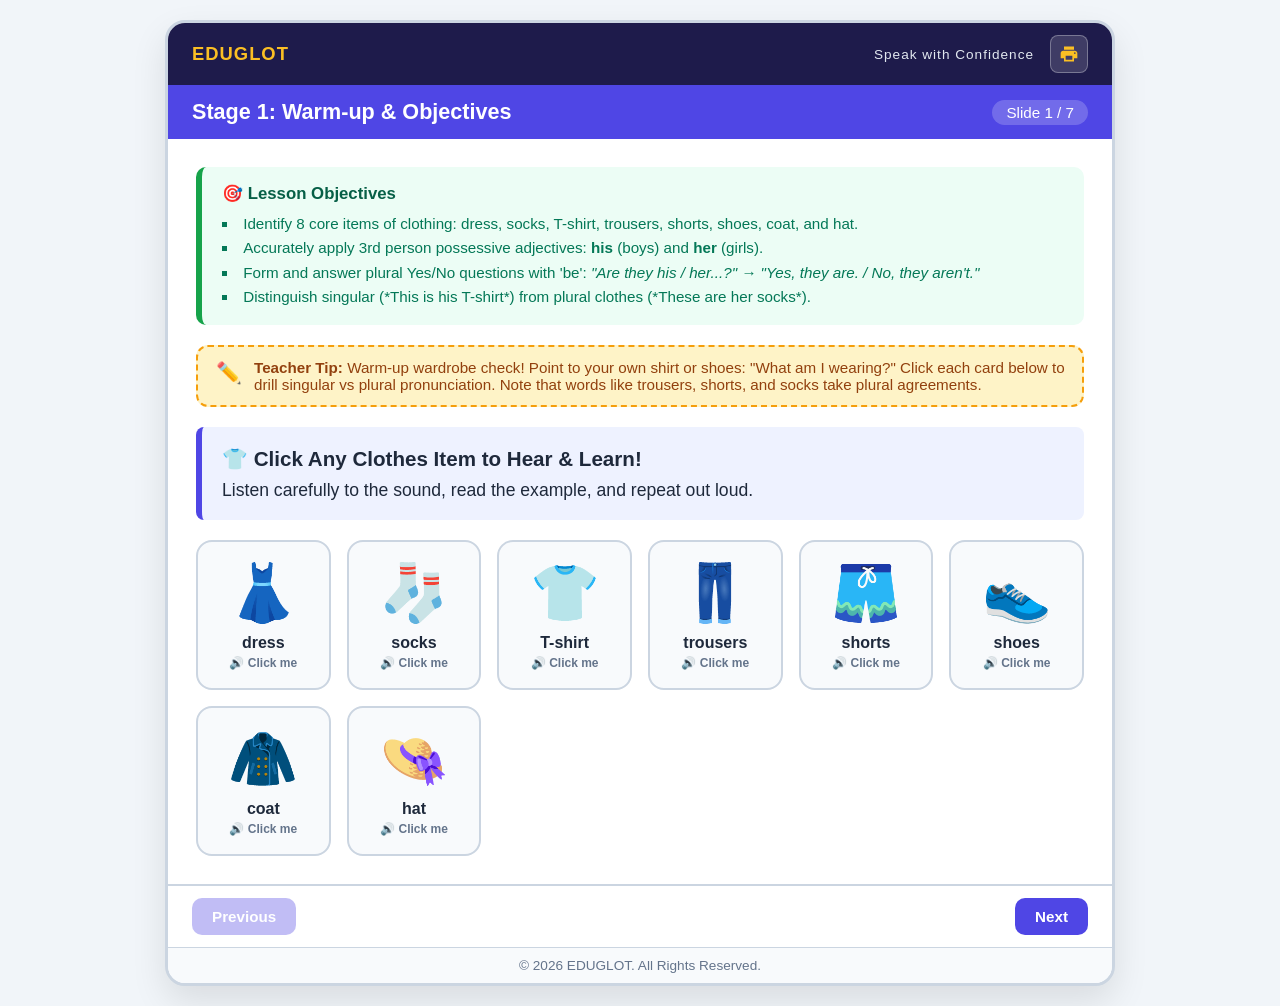
<file: unit7.html>
<!DOCTYPE html>
<html lang="en">

<head>
    <meta charset="UTF-8" />
    <meta name="viewport" content="width=device-width, initial-scale=1.0" />
    <title>EDUGLOT - Unit 7: Clothes</title>
    <link rel="stylesheet" href="style.css" />
</head>

<body>

    <div class="presentation-container">
        <!-- Top Branding Bar with Vector Print Button -->
        <div class="brand-bar">
            <span>EDUGLOT</span>
            <div class="brand-bar-right">
                <span class="tagline">Speak with Confidence</span>
                <button class="icon-btn-print" onclick="printAllSlides()" title="Print complete student worksheet">
                    <svg xmlns="http://www.w3.org/2000/svg" viewBox="0 0 24 24">
                        <path
                            d="M19 8H5c-1.66 0-3 1.34-3 3v6h4v4h12v-4h4v-6c0-1.66-1.34-3-3-3zm-3 11H8v-5h8v5zm3-7c-.55 0-1-.45-1-1s.45-1 1-1 1 .45 1 1-.45 1-1 1zm-1-9H6v4h12V3z" />
                    </svg>
                </button>
            </div>
        </div>

        <!-- Slide Header -->
        <div class="slide-header">
            <h2 id="slide-title">Stage 1: Warm-up & Objectives</h2>
            <span class="slide-indicator" id="slide-indicator">Slide 1 / 7</span>
        </div>

        <!-- VOCAB MODAL (Audio, Definition & Example) -->
        <div class="modal-overlay" id="vocab-modal" onclick="closeModal(event)">
            <div class="modal-card">
                <button class="modal-close" onclick="forceCloseModal()">&times;</button>

                <div class="modal-header-section">
                    <span class="emoji-lg" id="modal-emoji" style="font-size: 4rem; margin-bottom: 4px;">👕</span>
                    <h3 id="modal-word" style="font-size: 1.8rem; color: var(--primary); font-weight: 800;">WORD</h3>
                    <p id="modal-phonetic" style="color: #64748b; font-style: italic; font-size: 1rem;">/phonetic/</p>
                    <button class="modal-audio-btn" onclick="speakCurrentWord()">🔊 Listen Word</button>
                </div>

                <div class="modal-details">
                    <div class="detail-block">
                        <div class="detail-title">Definition</div>
                        <p class="detail-text" id="modal-def">Definition text goes here.</p>
                    </div>

                    <div class="detail-block example-box">
                        <div class="detail-title">
                            <span>Example Sentence</span>
                            <button class="example-sound-btn" onclick="speakCurrentExample()">🔊 Read</button>
                        </div>
                        <p class="detail-text" id="modal-example">"Example sentence goes here."</p>
                    </div>
                </div>
            </div>
        </div>

        <!-- SLIDE 1: OBJECTIVES & WARM-UP (10 mins) -->
        <div class="slide-content active">
            <div class="objectives-card">
                <h4>🎯 Lesson Objectives</h4>
                <ul>
                    <li>Identify 8 core items of clothing: dress, socks, T-shirt, trousers, shorts, shoes, coat, and
                        hat.</li>
                    <li>Accurately apply 3rd person possessive adjectives: <strong>his</strong> (boys) and
                        <strong>her</strong> (girls).</li>
                    <li>Form and answer plural Yes/No questions with 'be': <em>"Are they his / her...?" &rarr; "Yes,
                            they are. / No, they aren't."</em></li>
                    <li>Distinguish singular (*This is his T-shirt*) from plural clothes (*These are her socks*).</li>
                </ul>
            </div>

            <div class="teacher-cue">
                <button class="edit-btn" onclick="toggleEdit(this)" title="Edit note">✏️</button>
                <div class="teacher-notes-text">
                    <strong>Teacher Tip:</strong> Warm-up wardrobe check! Point to your own shirt or shoes: "What am I
                    wearing?" Click each card below to drill singular vs plural pronunciation. Note that words like
                    trousers, shorts, and socks take plural agreements.
                </div>
            </div>

            <div class="rule-box">
                <h3>👕 Click Any Clothes Item to Hear & Learn!</h3>
                <p>Listen carefully to the sound, read the example, and repeat out loud.</p>
            </div>

            <div class="vocab-grid">
                <div class="vocab-card"
                    onclick="openModal('dress', '👗', '/dres/', 'A one-piece garment for a girl or woman that covers the body and hangs down over the legs.', 'This is her pretty pink dress.')">
                    <span class="emoji-lg">👗</span>dress<span class="card-hint">🔊 Click me</span>
                </div>
                <div class="vocab-card"
                    onclick="openModal('socks', '🧦', '/sɒks/', 'Soft knitted coverings for the feet worn inside shoes.', 'These are his blue socks.')">
                    <span class="emoji-lg">🧦</span>socks<span class="card-hint">🔊 Click me</span>
                </div>
                <div class="vocab-card"
                    onclick="openModal('T-shirt', '👕', '/ˈtiː.ʃɜːt/', 'A simple short-sleeved cotton top with a round neck.', 'This is his favorite green T-shirt.')">
                    <span class="emoji-lg">👕</span>T-shirt<span class="card-hint">🔊 Click me</span>
                </div>
                <div class="vocab-card"
                    onclick="openModal('trousers', '👖', '/ˈtraʊ.zəz/', 'A piece of clothing covering the body from the waist to the ankles, with two legs.', 'These are his long black trousers.')">
                    <span class="emoji-lg">👖</span>trousers<span class="card-hint">🔊 Click me</span>
                </div>
                <div class="vocab-card"
                    onclick="openModal('shorts', '🩳', '/ʃɔːts/', 'Short trousers that end at or above the knees, worn in warm weather.', 'Are these her red shorts?')">
                    <span class="emoji-lg">🩳</span>shorts<span class="card-hint">🔊 Click me</span>
                </div>
                <div class="vocab-card"
                    onclick="openModal('shoes', '👟', '/ʃuːz/', 'Sturdy coverings for feet with thick soles, worn for walking or running.', 'These are her clean white shoes.')">
                    <span class="emoji-lg">👟</span>shoes<span class="card-hint">🔊 Click me</span>
                </div>
                <div class="vocab-card"
                    onclick="openModal('coat', '🧥', '/kəʊt/', 'A warm, heavy piece of outdoor clothing with long sleeves.', 'He wears his warm winter coat.')">
                    <span class="emoji-lg">🧥</span>coat<span class="card-hint">🔊 Click me</span>
                </div>
                <div class="vocab-card"
                    onclick="openModal('hat', '👒', '/hæt/', 'A shaped covering worn on the head for warmth or shade.', 'This is her yellow sun hat.')">
                    <span class="emoji-lg">👒</span>hat<span class="card-hint">🔊 Click me</span>
                </div>
            </div>
        </div>

        <!-- SLIDE 2: PRESENTATION (15 mins) -->
        <div class="slide-content">
            <div class="teacher-cue">
                <button class="edit-btn" onclick="toggleEdit(this)" title="Edit note">✏️</button>
                <div class="teacher-notes-text">
                    <strong>Teacher Tip:</strong> Clarify the difference: <em>his</em> (belonging to a boy/man) and
                    <em>her</em> (belonging to a girl/woman). Remind students that trousers, shorts, socks, and shoes
                    are plural: we ask "Are they...?" and answer "Yes, they are" or "No, they aren't".
                </div>
            </div>

            <div class="rule-box">
                <h3>Grammar Rules: His / Her & Are they...?</h3>
                <p><strong>1. Possessive Adjectives:</strong><br>
                    • <strong>his</strong> = belongs to a boy/man: <em>his T-shirt, his shoes, his coat</em><br>
                    • <strong>her</strong> = belongs to a girl/woman: <em>her dress, her socks, her hat</em></p>
                <br>
                <p><strong>2. Plural Clothes (always with -s):</strong><br>
                    • <em>trousers, shorts, socks, shoes</em> are plural &rarr; use <strong>they / are</strong>!<br>
                    • Statement: <em>They're his shorts. (= They are his shorts.)</em></p>
                <br>
                <p><strong>3. Yes/No Questions (Are they...?):</strong><br>
                    • Question: <em><strong>Are they</strong> her shoes? / <strong>Are they</strong> his
                        trousers?</em><br>
                    • Positive: <strong>Yes, they are.</strong><br>
                    • Negative: <strong>No, they aren't.</strong> <em>(aren't = are not)</em></p>
            </div>

            <div class="vocab-grid" style="grid-template-columns: repeat(auto-fit, minmax(220px, 1fr));">
                <div class="vocab-card" style="border-color: #4f46e5;">
                    <span class="emoji-lg">👦</span>
                    <strong>HIS (Boy / Man)</strong><br><br>
                    • This is his T-shirt.<br>• These are his shoes.<br>• This is his coat.
                </div>
                <div class="vocab-card" style="border-color: #ec4899;">
                    <span class="emoji-lg">👧</span>
                    <strong>HER (Girl / Woman)</strong><br><br>
                    • This is her dress.<br>• These are her socks.<br>• This is her hat.
                </div>
                <div class="vocab-card" style="border-color: #f59e0b;">
                    <span class="emoji-lg">❓</span>
                    <strong>ARE THEY...?</strong><br><br>
                    • Are they his shorts?<br>&rarr; <strong>Yes, they are.</strong><br>&rarr; <strong>No, they
                        aren't.</strong>
                </div>
            </div>
        </div>

        <!-- SLIDE 3: CONTROLLED PRACTICE 1 (8 Items: His vs Her) -->
        <div class="slide-content">
            <div class="teacher-cue">
                <button class="edit-btn" onclick="toggleEdit(this)" title="Edit note">✏️</button>
                <div class="teacher-notes-text">
                    <strong>Teacher Tip:</strong> Have students say the complete sentence out loud once they select the
                    possessive adjective. Point out whether the character in brackets is male or female.
                </div>
            </div>

            <p style="margin-bottom: 12px; font-weight: bold; font-size: 1.1rem;">Part A: Complete with 'his' or 'her'
                (8 Questions)</p>

            <div class="exercise-grid">
                <div class="exercise-card">
                    <div class="quiz-row">
                        <span>1. 👗 (Rosy) This is</span>
                        <select class="quiz-select q-set-1" data-correct="her">
                            <option value="">--</option>
                            <option value="his">his</option>
                            <option value="her">her</option>
                        </select>
                        <span>dress.</span><span class="status-msg"></span>
                    </div>
                </div>
                <div class="exercise-card">
                    <div class="quiz-row">
                        <span>2. 👕 (Tim) This is</span>
                        <select class="quiz-select q-set-1" data-correct="his">
                            <option value="">--</option>
                            <option value="his">his</option>
                            <option value="her">her</option>
                        </select>
                        <span>T-shirt.</span><span class="status-msg"></span>
                    </div>
                </div>
                <div class="exercise-card">
                    <div class="quiz-row">
                        <span>3. 🧦 (Alison) These are</span>
                        <select class="quiz-select q-set-1" data-correct="her">
                            <option value="">--</option>
                            <option value="his">his</option>
                            <option value="her">her</option>
                        </select>
                        <span>socks.</span><span class="status-msg"></span>
                    </div>
                </div>
                <div class="exercise-card">
                    <div class="quiz-row">
                        <span>4. 👖 (Jamie) These are</span>
                        <select class="quiz-select q-set-1" data-correct="his">
                            <option value="">--</option>
                            <option value="his">his</option>
                            <option value="her">her</option>
                        </select>
                        <span>trousers.</span><span class="status-msg"></span>
                    </div>
                </div>
                <div class="exercise-card">
                    <div class="quiz-row">
                        <span>5. 👒 (Mum) That is</span>
                        <select class="quiz-select q-set-1" data-correct="her">
                            <option value="">--</option>
                            <option value="his">his</option>
                            <option value="her">her</option>
                        </select>
                        <span>sun hat.</span><span class="status-msg"></span>
                    </div>
                </div>
                <div class="exercise-card">
                    <div class="quiz-row">
                        <span>6. 🧥 (Dad) That is</span>
                        <select class="quiz-select q-set-1" data-correct="his">
                            <option value="">--</option>
                            <option value="his">his</option>
                            <option value="her">her</option>
                        </select>
                        <span>warm coat.</span><span class="status-msg"></span>
                    </div>
                </div>
                <div class="exercise-card">
                    <div class="quiz-row">
                        <span>7. 🩳 (Billy) These are</span>
                        <select class="quiz-select q-set-1" data-correct="his">
                            <option value="">--</option>
                            <option value="his">his</option>
                            <option value="her">her</option>
                        </select>
                        <span>shorts.</span><span class="status-msg"></span>
                    </div>
                </div>
                <div class="exercise-card">
                    <div class="quiz-row">
                        <span>8. 👟 (Rosy) These are</span>
                        <select class="quiz-select q-set-1" data-correct="her">
                            <option value="">--</option>
                            <option value="his">his</option>
                            <option value="her">her</option>
                        </select>
                        <span>shoes.</span><span class="status-msg"></span>
                    </div>
                </div>
            </div>
            <button class="btn" onclick="checkSet('q-set-1')">Check Answers (Part A)</button>
        </div>

        <!-- SLIDE 4: CONTROLLED PRACTICE 2 (8 Items: Are they...? & Short Answers) -->
        <div class="slide-content">
            <div class="teacher-cue">
                <button class="edit-btn" onclick="toggleEdit(this)" title="Edit note">✏️</button>
                <div class="teacher-notes-text">
                    <strong>Teacher Tip:</strong> Watch for plural responses: With questions starting with "Are
                    they...?", short answers must use "they are" or "they aren't".
                </div>
            </div>

            <p style="margin-bottom: 12px; font-weight: bold; font-size: 1.1rem;">Part B: Questions with 'Are they' &
                Short Answers (8 Questions)</p>

            <div class="exercise-grid">
                <div class="exercise-card">
                    <div class="quiz-row">
                        <span>1. [ his shorts / they / Are / ? ]</span><br>
                        <select class="quiz-select q-set-2" data-correct="Are they his shorts?">
                            <option value="">-- Order --</option>
                            <option value="They are his shorts?">They are his shorts?</option>
                            <option value="Are they his shorts?">Are they his shorts?</option>
                        </select>
                        <span class="status-msg"></span>
                    </div>
                </div>
                <div class="exercise-card">
                    <div class="quiz-row">
                        <span>2. 🩳 Are they his shorts? (Yes) &rarr;</span><br>
                        <select class="quiz-select q-set-2" data-correct="Yes, they are.">
                            <option value="">-- Choose Answer --</option>
                            <option value="Yes, they are.">Yes, they are.</option>
                            <option value="Yes, it is.">Yes, it is.</option>
                        </select>
                        <span class="status-msg"></span>
                    </div>
                </div>
                <div class="exercise-card">
                    <div class="quiz-row">
                        <span>3. [ her shoes / Are / they / ? ]</span><br>
                        <select class="quiz-select q-set-2" data-correct="Are they her shoes?">
                            <option value="">-- Order --</option>
                            <option value="Are they her shoes?">Are they her shoes?</option>
                            <option value="Her shoes are they?">Her shoes are they?</option>
                        </select>
                        <span class="status-msg"></span>
                    </div>
                </div>
                <div class="exercise-card">
                    <div class="quiz-row">
                        <span>4. 👟 Are they her shoes? (No) &rarr;</span><br>
                        <select class="quiz-select q-set-2" data-correct="No, they aren't.">
                            <option value="">-- Choose Answer --</option>
                            <option value="No, they aren't.">No, they aren't.</option>
                            <option value="No, it isn't.">No, it isn't.</option>
                        </select>
                        <span class="status-msg"></span>
                    </div>
                </div>
                <div class="exercise-card">
                    <div class="quiz-row">
                        <span>5. [ his socks / they / Are / ? ]</span><br>
                        <select class="quiz-select q-set-2" data-correct="Are they his socks?">
                            <option value="">-- Order --</option>
                            <option value="Are they his socks?">Are they his socks?</option>
                            <option value="They are his socks?">They are his socks?</option>
                        </select>
                        <span class="status-msg"></span>
                    </div>
                </div>
                <div class="exercise-card">
                    <div class="quiz-row">
                        <span>6. 🧦 Are they his socks? (Yes) &rarr;</span><br>
                        <select class="quiz-select q-set-2" data-correct="Yes, they are.">
                            <option value="">-- Choose Answer --</option>
                            <option value="Yes, they are.">Yes, they are.</option>
                            <option value="Yes, he is.">Yes, he is.</option>
                        </select>
                        <span class="status-msg"></span>
                    </div>
                </div>
                <div class="exercise-card">
                    <div class="quiz-row">
                        <span>7. [ her trousers / they / Are / ? ]</span><br>
                        <select class="quiz-select q-set-2" data-correct="Are they her trousers?">
                            <option value="">-- Order --</option>
                            <option value="Are they her trousers?">Are they her trousers?</option>
                            <option value="Trousers are they her?">Trousers are they her?</option>
                        </select>
                        <span class="status-msg"></span>
                    </div>
                </div>
                <div class="exercise-card">
                    <div class="quiz-row">
                        <span>8. 👖 Are they his trousers? (No) &rarr;</span><br>
                        <select class="quiz-select q-set-2" data-correct="No, they aren't.">
                            <option value="">-- Choose Answer --</option>
                            <option value="No, they aren't.">No, they aren't.</option>
                            <option value="No, he isn't.">No, he isn't.</option>
                        </select>
                        <span class="status-msg"></span>
                    </div>
                </div>
            </div>
            <button class="btn" onclick="checkSet('q-set-2')">Check Answers (Part B)</button>
        </div>

        <!-- SLIDE 5: GUIDED PRODUCTION (15 mins) -->
        <div class="slide-content">
            <div class="teacher-cue">
                <button class="edit-btn" onclick="toggleEdit(this)" title="Edit note">✏️</button>
                <div class="teacher-notes-text">
                    <strong>Teacher Tip:</strong> Laundry sorting roleplay! Have Student A read Rosy and Student B read
                    Tim. Switch roles and run the conversation again with expressive voices.
                </div>
            </div>

            <p style="margin-bottom: 10px; font-weight: bold; font-size: 1.1rem;">Engoo-Style Conversation Practice:
                Sorting the Laundry</p>

            <div class="dialogue-box">
                <p><span class="speaker">Rosy:</span> Look at the clean clothes on the basket, Tim! Can you help me sort
                    them?</p>
                <p><span class="speaker">Tim:</span> Sure! Is this your dress?</p>
                <p><span class="speaker">Rosy:</span> Yes, it is. That's my pink dress. And what about this green
                    T-shirt?</p>
                <p><span class="speaker">Tim:</span> That is Jamie's. It's his T-shirt!</p>
                <p><span class="speaker">Rosy:</span> Okay! Are they his shorts?</p>
                <p><span class="speaker">Tim:</span> Yes, they are! They're his blue shorts.</p>
                <p><span class="speaker">Rosy:</span> And are they his socks?</p>
                <p><span class="speaker">Tim:</span> No, they aren't! Look at the flowers. They're Alison's socks!</p>
            </div>
        </div>

        <!-- SLIDE 6: FREE PRODUCTION (15 mins) -->
        <div class="slide-content">
            <div class="teacher-cue">
                <button class="edit-btn" onclick="toggleEdit(this)" title="Edit note">✏️</button>
                <div class="teacher-notes-text">
                    <strong>Teacher Tip:</strong> Fashion Detective Game! Students point to an item of clothing worn by
                    a character on screen or someone at home, asking: "Are they his/her...?" or "Is this his/her...?"
                </div>
            </div>

            <div class="rule-box" style="border-left-color: var(--accent);">
                <h3>🎯 Fashion Detective Game!</h3>
                <p>Pick an item of clothing and ask your partner to solve whose it is!</p>
            </div>

            <div class="vocab-grid">
                <div class="exercise-card" style="text-align: center;">
                    <span class="emoji-lg">👕</span>
                    <strong>Step 1</strong><br>Pick a clothing item:<br><em>(shoes, T-shirt, socks...)</em>
                </div>
                <div class="exercise-card" style="text-align: center;">
                    <span class="emoji-lg">❓</span>
                    <strong>Step 2</strong><br>Ask partner:<br><em>"Are they his / her...?"</em>
                </div>
                <div class="exercise-card" style="text-align: center;">
                    <span class="emoji-lg">🗣️</span>
                    <strong>Step 3</strong><br>Answer clearly:<br><em>"Yes, they are!" / "No, they aren't!"</em>
                </div>
            </div>
        </div>

        <!-- SLIDE 7: CONSOLIDATION & EXIT PASS (10 mins) -->
        <div class="slide-content">
            <div class="teacher-cue">
                <button class="edit-btn" onclick="toggleEdit(this)" title="Edit note">✏️</button>
                <div class="teacher-notes-text">
                    <strong>Teacher Tip:</strong> Final check! Confirm every student answers all 8 items correctly
                    before ending class.
                </div>
            </div>

            <div class="rule-box" style="border-left-color: var(--success);">
                <h3>🎉 Exit Pass Checklist</h3>
                <p>Complete all 8 questions before leaving class!</p>
            </div>

            <div class="exercise-grid">
                <div class="exercise-card">
                    <div class="quiz-row">
                        <span>1. 👗 (Rosy) This is</span>
                        <select class="quiz-select q-set-exit" data-correct="her">
                            <option value="">--</option>
                            <option value="his">his</option>
                            <option value="her">her</option>
                        </select>
                        <span>dress.</span><span class="status-msg"></span>
                    </div>
                </div>
                <div class="exercise-card">
                    <div class="quiz-row">
                        <span>2. 👕 (Tim) That is</span>
                        <select class="quiz-select q-set-exit" data-correct="his">
                            <option value="">--</option>
                            <option value="his">his</option>
                            <option value="her">her</option>
                        </select>
                        <span>T-shirt.</span><span class="status-msg"></span>
                    </div>
                </div>
                <div class="exercise-card">
                    <div class="quiz-row">
                        <span>3. 🩳 Are they his shorts? (Yes) &rarr;</span>
                        <select class="quiz-select q-set-exit" data-correct="Yes, they are.">
                            <option value="">--</option>
                            <option value="Yes, they are.">Yes, they are.</option>
                            <option value="Yes, it is.">Yes, it is.</option>
                        </select>
                        <span class="status-msg"></span>
                    </div>
                </div>
                <div class="exercise-card">
                    <div class="quiz-row">
                        <span>4. 👟 Are they her shoes? (No) &rarr;</span>
                        <select class="quiz-select q-set-exit" data-correct="No, they aren't.">
                            <option value="">--</option>
                            <option value="No, they aren't.">No, they aren't.</option>
                            <option value="No, she isn't.">No, she isn't.</option>
                        </select>
                        <span class="status-msg"></span>
                    </div>
                </div>
                <div class="exercise-card">
                    <div class="quiz-row">
                        <span>5. 👖 (Billy) These are</span>
                        <select class="quiz-select q-set-exit" data-correct="his">
                            <option value="">--</option>
                            <option value="his">his</option>
                            <option value="her">her</option>
                        </select>
                        <span>trousers.</span><span class="status-msg"></span>
                    </div>
                </div>
                <div class="exercise-card">
                    <div class="quiz-row">
                        <span>6. 🧦 Are they her socks? (Yes) &rarr;</span>
                        <select class="quiz-select q-set-exit" data-correct="Yes, they are.">
                            <option value="">--</option>
                            <option value="Yes, they are.">Yes, they are.</option>
                            <option value="Yes, they're.">Yes, they're.</option>
                        </select>
                        <span class="status-msg"></span>
                    </div>
                </div>
                <div class="exercise-card">
                    <div class="quiz-row">
                        <span>7. 🧥 (Dad) This is</span>
                        <select class="quiz-select q-set-exit" data-correct="his">
                            <option value="">--</option>
                            <option value="his">his</option>
                            <option value="her">her</option>
                        </select>
                        <span>coat.</span><span class="status-msg"></span>
                    </div>
                </div>
                <div class="exercise-card">
                    <div class="quiz-row">
                        <span>8. 🩳 Are they his trousers? (No) &rarr;</span>
                        <select class="quiz-select q-set-exit" data-correct="No, they aren't.">
                            <option value="">--</option>
                            <option value="No, they aren't.">No, they aren't.</option>
                            <option value="No, it isn't.">No, it isn't.</option>
                        </select>
                        <span class="status-msg"></span>
                    </div>
                </div>
            </div>
            <button class="btn" onclick="checkSet('q-set-exit')">Submit Exit Ticket</button>
        </div>

        <!-- Navigation Footer -->
        <div class="nav-footer">
            <button class="btn" id="prev-btn" onclick="changeSlide(-1)">Previous</button>
            <button class="btn" id="next-btn" onclick="changeSlide(1)">Next</button>
        </div>

        <!-- Copyright Footer -->
        <div class="footer-copyright">
            &copy; 2026 EDUGLOT. All Rights Reserved.
        </div>
    </div>

    <script>
        /* SLIDE NAVIGATION */
        const slides = document.querySelectorAll('.slide-content');
        const titles = [
            "Stage 1: Warm-up & Objectives",
            "Stage 2: Presentation (His / Her & Are they...?)",
            "Stage 3: Practice Part A (His vs Her)",
            "Stage 3: Practice Part B (Are they...? Questions)",
            "Stage 4: Guided Production (Sorting Clothes Dialogue)",
            "Stage 4: Free Production (Fashion Detective Game)",
            "Stage 5: Consolidation (Exit Pass)"
        ];
        let currentSlide = 0;
        let activeWordToSpeak = "";
        let activeExampleToSpeak = "";

        function updateSlide() {
            slides.forEach((slide, index) => {
                slide.classList.toggle('active', index === currentSlide);
            });
            document.getElementById('slide-title').innerText = titles[currentSlide];
            document.getElementById('slide-indicator').innerText = `Slide ${currentSlide + 1} / ${slides.length}`;
            document.getElementById('prev-btn').disabled = currentSlide === 0;
            document.getElementById('next-btn').disabled = currentSlide === slides.length - 1;
        }

        function changeSlide(direction) {
            currentSlide += direction;
            updateSlide();
        }

        /* PRINT ALL PAGES ENGINE */
        function printAllSlides() {
            slides.forEach(slide => slide.style.display = 'block');
            window.print();
            slides.forEach((slide, index) => {
                slide.style.display = (index === currentSlide) ? 'block' : 'none';
            });
        }

        /* MODAL & AUDIO PRONUNCIATION ENGINE */
        function openModal(word, emoji, phonetic, definition, example) {
            activeWordToSpeak = word;
            activeExampleToSpeak = example;

            document.getElementById('modal-emoji').innerText = emoji;
            document.getElementById('modal-word').innerText = word.toUpperCase();
            document.getElementById('modal-phonetic').innerText = phonetic;
            document.getElementById('modal-def').innerText = definition;
            document.getElementById('modal-example').innerText = `"${example}"`;

            document.getElementById('vocab-modal').classList.add('active');
            speakText(word);
        }

        function closeModal(e) {
            if (e.target.id === 'vocab-modal') forceCloseModal();
        }

        function forceCloseModal() {
            document.getElementById('vocab-modal').classList.remove('active');
        }

        function speakCurrentWord() {
            if (activeWordToSpeak) speakText(activeWordToSpeak);
        }

        function speakCurrentExample() {
            if (activeExampleToSpeak) speakText(activeExampleToSpeak);
        }

        function speakText(text) {
            if ('speechSynthesis' in window) {
                window.speechSynthesis.cancel();
                const utterance = new SpeechSynthesisUtterance(text);
                utterance.lang = 'en-US';
                utterance.rate = 0.85;
                window.speechSynthesis.speak(utterance);
            }
        }

        /* INTERACTIVE SELF-CHECKING */
        function checkSet(className) {
            const selects = document.querySelectorAll(`.${className}`);
            selects.forEach(select => {
                const expected = select.getAttribute('data-correct');
                const feedback = select.parentElement.querySelector('.status-msg');
                if (select.value === expected) {
                    feedback.textContent = " ✔ Correct";
                    feedback.style.color = "var(--success)";
                } else {
                    feedback.textContent = " ✖ Try again";
                    feedback.style.color = "var(--danger)";
                }
            });
        }

        /* TEACHER LIVE NOTE EDITING */
        function toggleEdit(btn) {
            const textDiv = btn.nextElementSibling;
            const isEditing = textDiv.getAttribute('contenteditable') === 'true';
            if (isEditing) {
                textDiv.setAttribute('contenteditable', 'false');
                btn.innerText = '✏️';
            } else {
                textDiv.setAttribute('contenteditable', 'true');
                textDiv.focus();
                btn.innerText = '💾';
            }
        }

        updateSlide();
    </script>
</body>

</html>
</file>
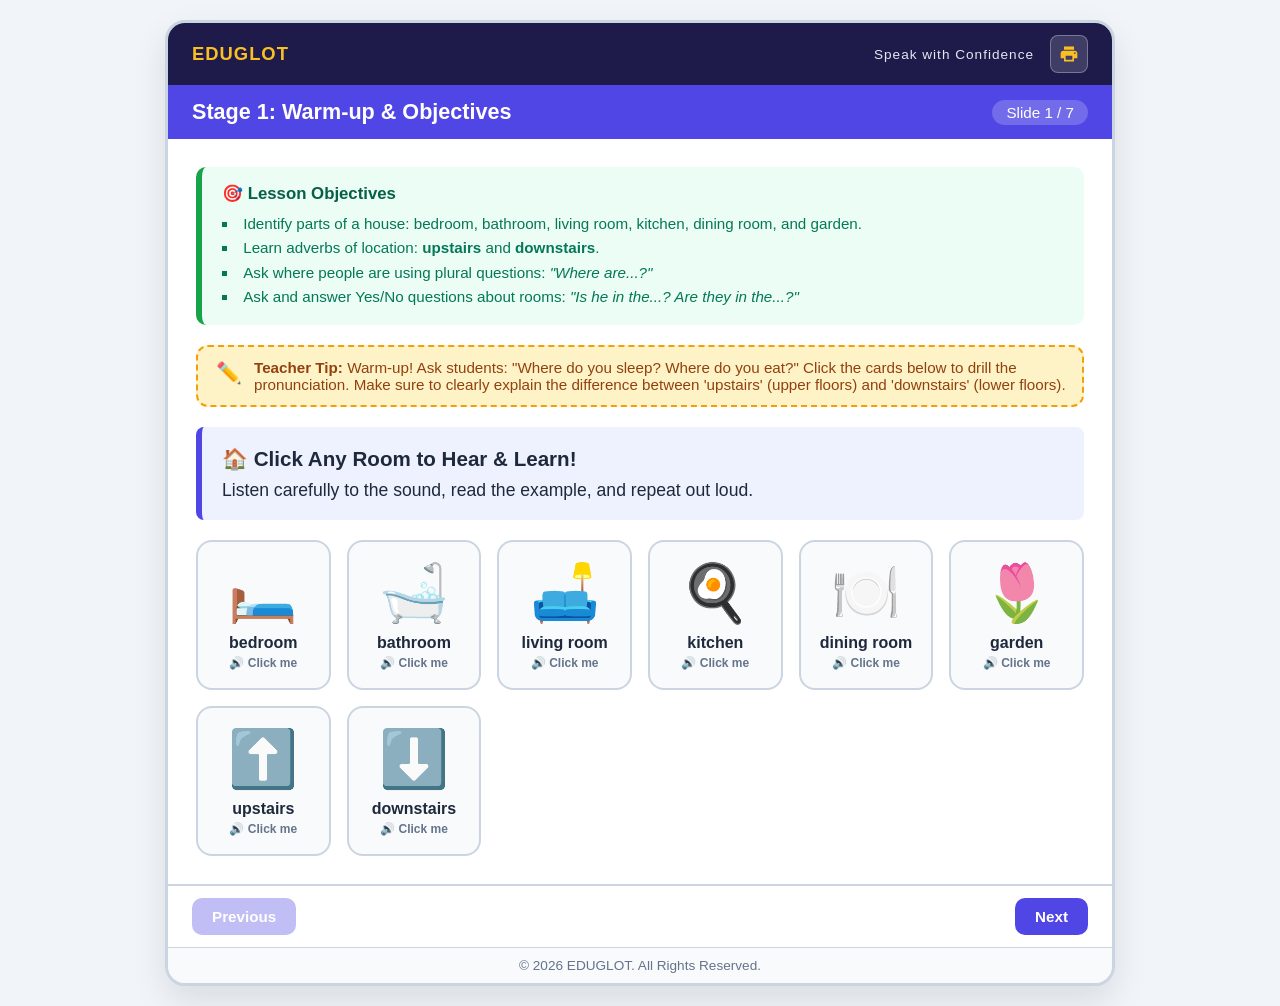
<file: unit8.html>
<!DOCTYPE html>
<html lang="en">

<head>
    <meta charset="UTF-8" />
    <meta name="viewport" content="width=device-width, initial-scale=1.0" />
    <title>EDUGLOT - Unit 8: My Home</title>
    <link rel="stylesheet" href="style.css" />
</head>

<body>

    <div class="presentation-container">
        <!-- Top Branding Bar with Vector Print Button -->
        <div class="brand-bar">
            <span>EDUGLOT</span>
            <div class="brand-bar-right">
                <span class="tagline">Speak with Confidence</span>
                <button class="icon-btn-print" onclick="printAllSlides()" title="Print complete student worksheet">
                    <svg xmlns="http://www.w3.org/2000/svg" viewBox="0 0 24 24">
                        <path
                            d="M19 8H5c-1.66 0-3 1.34-3 3v6h4v4h12v-4h4v-6c0-1.66-1.34-3-3-3zm-3 11H8v-5h8v5zm3-7c-.55 0-1-.45-1-1s.45-1 1-1 1 .45 1 1-.45 1-1 1zm-1-9H6v4h12V3z" />
                    </svg>
                </button>
            </div>
        </div>

        <!-- Slide Header -->
        <div class="slide-header">
            <h2 id="slide-title">Stage 1: Warm-up & Objectives</h2>
            <span class="slide-indicator" id="slide-indicator">Slide 1 / 7</span>
        </div>

        <!-- VOCAB MODAL (Audio, Definition & Example) -->
        <div class="modal-overlay" id="vocab-modal" onclick="closeModal(event)">
            <div class="modal-card">
                <button class="modal-close" onclick="forceCloseModal()">&times;</button>

                <div class="modal-header-section">
                    <span class="emoji-lg" id="modal-emoji" style="font-size: 4rem; margin-bottom: 4px;">🏠</span>
                    <h3 id="modal-word" style="font-size: 1.8rem; color: var(--primary); font-weight: 800;">WORD</h3>
                    <p id="modal-phonetic" style="color: #64748b; font-style: italic; font-size: 1rem;">/phonetic/</p>
                    <button class="modal-audio-btn" onclick="speakCurrentWord()">🔊 Listen Word</button>
                </div>

                <div class="modal-details">
                    <div class="detail-block">
                        <div class="detail-title">Definition</div>
                        <p class="detail-text" id="modal-def">Definition text goes here.</p>
                    </div>

                    <div class="detail-block example-box">
                        <div class="detail-title">
                            <span>Example Sentence</span>
                            <button class="example-sound-btn" onclick="speakCurrentExample()">🔊 Read</button>
                        </div>
                        <p class="detail-text" id="modal-example">"Example sentence goes here."</p>
                    </div>
                </div>
            </div>
        </div>

        <!-- SLIDE 1: OBJECTIVES & WARM-UP (10 mins) -->
        <div class="slide-content active">
            <div class="objectives-card">
                <h4>🎯 Lesson Objectives</h4>
                <ul>
                    <li>Identify parts of a house: bedroom, bathroom, living room, kitchen, dining room, and garden.
                    </li>
                    <li>Learn adverbs of location: <strong>upstairs</strong> and <strong>downstairs</strong>.</li>
                    <li>Ask where people are using plural questions: <em>"Where are...?"</em></li>
                    <li>Ask and answer Yes/No questions about rooms: <em>"Is he in the...? Are they in the...?"</em>
                    </li>
                </ul>
            </div>

            <div class="teacher-cue">
                <button class="edit-btn" onclick="toggleEdit(this)" title="Edit note">✏️</button>
                <div class="teacher-notes-text">
                    <strong>Teacher Tip:</strong> Warm-up! Ask students: "Where do you sleep? Where do you eat?" Click
                    the cards below to drill the pronunciation. Make sure to clearly explain the difference between
                    'upstairs' (upper floors) and 'downstairs' (lower floors).
                </div>
            </div>

            <div class="rule-box">
                <h3>🏠 Click Any Room to Hear & Learn!</h3>
                <p>Listen carefully to the sound, read the example, and repeat out loud.</p>
            </div>

            <div class="vocab-grid">
                <div class="vocab-card"
                    onclick="openModal('bedroom', '🛏️', '/ˈbed.ruːm/', 'A room in a house where you sleep and keep your clothes.', 'I sleep in my cozy bedroom.')">
                    <span class="emoji-lg">🛏️</span>bedroom<span class="card-hint">🔊 Click me</span>
                </div>
                <div class="vocab-card"
                    onclick="openModal('bathroom', '🛁', '/ˈbɑːθ.ruːm/', 'A room with a bath or shower and a toilet.', 'She washes her face in the bathroom.')">
                    <span class="emoji-lg">🛁</span>bathroom<span class="card-hint">🔊 Click me</span>
                </div>
                <div class="vocab-card"
                    onclick="openModal('living room', '🛋️', '/ˈlɪv.ɪŋ ˌruːm/', 'A room where people sit, relax, and watch television together.', 'We watch TV in the living room.')">
                    <span class="emoji-lg">🛋️</span>living room<span class="card-hint">🔊 Click me</span>
                </div>
                <div class="vocab-card"
                    onclick="openModal('kitchen', '🍳', '/ˈkɪtʃ.ən/', 'A room where food is kept, prepared, and cooked.', 'Dad cooks dinner in the kitchen.')">
                    <span class="emoji-lg">🍳</span>kitchen<span class="card-hint">🔊 Click me</span>
                </div>
                <div class="vocab-card"
                    onclick="openModal('dining room', '🍽️', '/ˈdaɪ.nɪŋ ˌruːm/', 'A room in a house where people eat their meals.', 'We eat breakfast in the dining room.')">
                    <span class="emoji-lg">🍽️</span>dining room<span class="card-hint">🔊 Click me</span>
                </div>
                <div class="vocab-card"
                    onclick="openModal('garden', '🌷', '/ˈɡɑː.dən/', 'An outdoor piece of land next to a house, with grass and flowers.', 'They play with a ball in the garden.')">
                    <span class="emoji-lg">🌷</span>garden<span class="card-hint">🔊 Click me</span>
                </div>
                <div class="vocab-card"
                    onclick="openModal('upstairs', '⬆️', '/ʌpˈsteəz/', 'Towards or on an upper floor of a building.', 'My bedroom is upstairs.')">
                    <span class="emoji-lg">⬆️</span>upstairs<span class="card-hint">🔊 Click me</span>
                </div>
                <div class="vocab-card"
                    onclick="openModal('downstairs', '⬇️', '/ˌdaʊnˈsteəz/', 'Towards or on a lower floor of a building.', 'The kitchen is downstairs.')">
                    <span class="emoji-lg">⬇️</span>downstairs<span class="card-hint">🔊 Click me</span>
                </div>
            </div>
        </div>

        <!-- SLIDE 2: PRESENTATION (15 mins) -->
        <div class="slide-content">
            <div class="teacher-cue">
                <button class="edit-btn" onclick="toggleEdit(this)" title="Edit note">✏️</button>
                <div class="teacher-notes-text">
                    <strong>Teacher Tip:</strong> Contrast Unit 5's "Where is...?" with this unit's "Where are...?".
                    Point upward when saying "upstairs" and point downward when saying "downstairs" to cement the
                    meaning physically.
                </div>
            </div>

            <div class="rule-box">
                <h3>Grammar Rules: Where are & In the...</h3>
                <p><strong>1. Asking Where (Plural):</strong><br>
                    • <strong>Where are...?</strong> (Asking about 2 or more people/things).<br>
                    • Examples: <em>Where are Mum and Dad? Where are they?</em></p>
                <br>
                <p><strong>2. Upstairs & Downstairs:</strong><br>
                    • Adverbs of place do not need "in". Just say: <em>He's upstairs. They're downstairs.</em></p>
                <br>
                <p><strong>3. Yes/No Questions (Is he/she...? Are they...?):</strong><br>
                    • <em><strong>Is he in</strong> the bedroom?</em> &rarr; <strong>Yes, he is. / No, he
                        isn't.</strong><br>
                    • <em><strong>Is she in</strong> the kitchen?</em> &rarr; <strong>Yes, she is. / No, she
                        isn't.</strong><br>
                    • <em><strong>Are they in</strong> the living room?</em> &rarr; <strong>Yes, they are. / No, they
                        aren't.</strong></p>
            </div>

            <div class="vocab-grid" style="grid-template-columns: repeat(auto-fit, minmax(220px, 1fr));">
                <div class="vocab-card" style="border-color: #4f46e5;">
                    <span class="emoji-lg">❓</span>
                    <strong>WHERE ARE...?</strong><br><br>
                    • Where are they?<br>• They're in the garden.<br>• They're downstairs.
                </div>
                <div class="vocab-card" style="border-color: #ec4899;">
                    <span class="emoji-lg">🪜</span>
                    <strong>UPSTAIRS / DOWNSTAIRS</strong><br><br>
                    • She is upstairs.<br>• He is downstairs.<br><em>(No "in" needed!)</em>
                </div>
                <div class="vocab-card" style="border-color: #f59e0b;">
                    <span class="emoji-lg">✅</span>
                    <strong>YES/NO QUESTIONS</strong><br><br>
                    • Is he in the kitchen?<br>• Are they in the garden?<br>&rarr; Yes, they are.
                </div>
            </div>
        </div>

        <!-- SLIDE 3: CONTROLLED PRACTICE 1 (8 Items: Where are / Upstairs / Downstairs) -->
        <div class="slide-content">
            <div class="teacher-cue">
                <button class="edit-btn" onclick="toggleEdit(this)" title="Edit note">✏️</button>
                <div class="teacher-notes-text">
                    <strong>Teacher Tip:</strong> Ensure students do not say "in the upstairs" or "in downstairs".
                    Remind them that upstairs/downstairs act alone.
                </div>
            </div>

            <p style="margin-bottom: 12px; font-weight: bold; font-size: 1.1rem;">Part A: Where are they? (8 Questions)
            </p>

            <div class="exercise-grid">
                <div class="exercise-card">
                    <div class="quiz-row">
                        <span>1.</span>
                        <select class="quiz-select q-set-1" data-correct="Where's">
                            <option value="">--</option>
                            <option value="Where's">Where's</option>
                            <option value="Where are">Where are</option>
                        </select>
                        <span>Billy? (1 person)</span><span class="status-msg"></span>
                    </div>
                </div>
                <div class="exercise-card">
                    <div class="quiz-row">
                        <span>2.</span>
                        <select class="quiz-select q-set-1" data-correct="Where are">
                            <option value="">--</option>
                            <option value="Where's">Where's</option>
                            <option value="Where are">Where are</option>
                        </select>
                        <span>Mum and Dad? (2 people)</span><span class="status-msg"></span>
                    </div>
                </div>
                <div class="exercise-card">
                    <div class="quiz-row">
                        <span>3. Billy is</span>
                        <select class="quiz-select q-set-1" data-correct="in the">
                            <option value="">--</option>
                            <option value="in the">in the</option>
                            <option value="on the">on the</option>
                        </select>
                        <span>bedroom. 🛏️</span><span class="status-msg"></span>
                    </div>
                </div>
                <div class="exercise-card">
                    <div class="quiz-row">
                        <span>4. My bedroom is</span>
                        <select class="quiz-select q-set-1" data-correct="upstairs">
                            <option value="">--</option>
                            <option value="upstairs">upstairs</option>
                            <option value="in upstairs">in upstairs</option>
                        </select>
                        <span>. ⬆️</span><span class="status-msg"></span>
                    </div>
                </div>
                <div class="exercise-card">
                    <div class="quiz-row">
                        <span>5.</span>
                        <select class="quiz-select q-set-1" data-correct="Where are">
                            <option value="">--</option>
                            <option value="Where's">Where's</option>
                            <option value="Where are">Where are</option>
                        </select>
                        <span>the girls?</span><span class="status-msg"></span>
                    </div>
                </div>
                <div class="exercise-card">
                    <div class="quiz-row">
                        <span>6. They are</span>
                        <select class="quiz-select q-set-1" data-correct="downstairs">
                            <option value="">--</option>
                            <option value="downstairs">downstairs</option>
                            <option value="in downstairs">in downstairs</option>
                        </select>
                        <span>. ⬇️</span><span class="status-msg"></span>
                    </div>
                </div>
                <div class="exercise-card">
                    <div class="quiz-row">
                        <span>7. We eat dinner</span>
                        <select class="quiz-select q-set-1" data-correct="in the">
                            <option value="">--</option>
                            <option value="in the">in the</option>
                            <option value="downstairs">downstairs</option>
                        </select>
                        <span>dining room. 🍽️</span><span class="status-msg"></span>
                    </div>
                </div>
                <div class="exercise-card">
                    <div class="quiz-row">
                        <span>8. I watch TV</span>
                        <select class="quiz-select q-set-1" data-correct="downstairs">
                            <option value="">--</option>
                            <option value="downstairs">downstairs</option>
                            <option value="in downstairs">in downstairs</option>
                        </select>
                        <span>in the living room. 🛋️</span><span class="status-msg"></span>
                    </div>
                </div>
            </div>
            <button class="btn" onclick="checkSet('q-set-1')">Check Answers (Part A)</button>
        </div>

        <!-- SLIDE 4: CONTROLLED PRACTICE 2 (8 Items: Yes/No Questions & Answers) -->
        <div class="slide-content">
            <div class="teacher-cue">
                <button class="edit-btn" onclick="toggleEdit(this)" title="Edit note">✏️</button>
                <div class="teacher-notes-text">
                    <strong>Teacher Tip:</strong> Watch for subject agreement. If the question is "Is he...", the answer
                    must use "he". If the question is "Are they...", the answer must use "they".
                </div>
            </div>

            <p style="margin-bottom: 12px; font-weight: bold; font-size: 1.1rem;">Part B: Yes/No Questions in the Home
                (8 Questions)</p>

            <div class="exercise-grid">
                <div class="exercise-card">
                    <div class="quiz-row">
                        <span>1. [ he / Is / the kitchen / in / ? ]</span><br>
                        <select class="quiz-select q-set-2" data-correct="Is he in the kitchen?">
                            <option value="">-- Order --</option>
                            <option value="Is he in the kitchen?">Is he in the kitchen?</option>
                            <option value="He is in the kitchen?">He is in the kitchen?</option>
                        </select>
                        <span class="status-msg"></span>
                    </div>
                </div>
                <div class="exercise-card">
                    <div class="quiz-row">
                        <span>2. 🍳 Is he in the kitchen? (Yes) &rarr;</span><br>
                        <select class="quiz-select q-set-2" data-correct="Yes, he is.">
                            <option value="">-- Choose Answer --</option>
                            <option value="Yes, he is.">Yes, he is.</option>
                            <option value="Yes, she is.">Yes, she is.</option>
                        </select>
                        <span class="status-msg"></span>
                    </div>
                </div>
                <div class="exercise-card">
                    <div class="quiz-row">
                        <span>3. [ the bedroom / she / in / Is / ? ]</span><br>
                        <select class="quiz-select q-set-2" data-correct="Is she in the bedroom?">
                            <option value="">-- Order --</option>
                            <option value="Is she in the bedroom?">Is she in the bedroom?</option>
                            <option value="In the bedroom she is?">In the bedroom she is?</option>
                        </select>
                        <span class="status-msg"></span>
                    </div>
                </div>
                <div class="exercise-card">
                    <div class="quiz-row">
                        <span>4. 🛏️ Is she in the bedroom? (No) &rarr;</span><br>
                        <select class="quiz-select q-set-2" data-correct="No, she isn't.">
                            <option value="">-- Choose Answer --</option>
                            <option value="No, he isn't.">No, he isn't.</option>
                            <option value="No, she isn't.">No, she isn't.</option>
                        </select>
                        <span class="status-msg"></span>
                    </div>
                </div>
                <div class="exercise-card">
                    <div class="quiz-row">
                        <span>5. [ they / in / the garden / Are / ? ]</span><br>
                        <select class="quiz-select q-set-2" data-correct="Are they in the garden?">
                            <option value="">-- Order --</option>
                            <option value="Are they in the garden?">Are they in the garden?</option>
                            <option value="They are in the garden?">They are in the garden?</option>
                        </select>
                        <span class="status-msg"></span>
                    </div>
                </div>
                <div class="exercise-card">
                    <div class="quiz-row">
                        <span>6. 🌷 Are they in the garden? (Yes) &rarr;</span><br>
                        <select class="quiz-select q-set-2" data-correct="Yes, they are.">
                            <option value="">-- Choose Answer --</option>
                            <option value="Yes, they are.">Yes, they are.</option>
                            <option value="Yes, they aren't.">Yes, they aren't.</option>
                        </select>
                        <span class="status-msg"></span>
                    </div>
                </div>
                <div class="exercise-card">
                    <div class="quiz-row">
                        <span>7. [ the living room / Are / in / they / ? ]</span><br>
                        <select class="quiz-select q-set-2" data-correct="Are they in the living room?">
                            <option value="">-- Order --</option>
                            <option value="Are they in the living room?">Are they in the living room?</option>
                            <option value="In the living room are they?">In the living room are they?</option>
                        </select>
                        <span class="status-msg"></span>
                    </div>
                </div>
                <div class="exercise-card">
                    <div class="quiz-row">
                        <span>8. 🛋️ Are they in the living room? (No) &rarr;</span><br>
                        <select class="quiz-select q-set-2" data-correct="No, they aren't.">
                            <option value="">-- Choose Answer --</option>
                            <option value="No, they aren't.">No, they aren't.</option>
                            <option value="No, she isn't.">No, she isn't.</option>
                        </select>
                        <span class="status-msg"></span>
                    </div>
                </div>
            </div>
            <button class="btn" onclick="checkSet('q-set-2')">Check Answers (Part B)</button>
        </div>

        <!-- SLIDE 5: GUIDED PRODUCTION (15 mins) -->
        <div class="slide-content">
            <div class="teacher-cue">
                <button class="edit-btn" onclick="toggleEdit(this)" title="Edit note">✏️</button>
                <div class="teacher-notes-text">
                    <strong>Teacher Tip:</strong> House tour roleplay! Have Student A read Tim and Student B read Rosy.
                    Remind them to use expressive voices as they pretend to look around the house.
                </div>
            </div>

            <p style="margin-bottom: 10px; font-weight: bold; font-size: 1.1rem;">Engoo-Style Conversation Practice:
                Hide and Seek</p>

            <div class="dialogue-box">
                <p><span class="speaker">Tim:</span> Let's play hide and seek! Where's Billy?</p>
                <p><span class="speaker">Rosy:</span> Hmm. Is he upstairs in his bedroom?</p>
                <p><span class="speaker">Tim:</span> Let me check... No, he isn't. He's not upstairs.</p>
                <p><span class="speaker">Rosy:</span> Look downstairs! Is he in the kitchen with Mum?</p>
                <p><span class="speaker">Tim:</span> No, he isn't in the kitchen. Where are they?</p>
                <p><span class="speaker">Rosy:</span> Look outside! Are they in the garden?</p>
                <p><span class="speaker">Tim:</span> Yes, they are! Billy is playing with his toys in the garden.</p>
                <p><span class="speaker">Rosy:</span> Found them! Let's go play.</p>
            </div>
        </div>

        <!-- SLIDE 6: FREE PRODUCTION (15 mins) -->
        <div class="slide-content">
            <div class="teacher-cue">
                <button class="edit-btn" onclick="toggleEdit(this)" title="Edit note">✏️</button>
                <div class="teacher-notes-text">
                    <strong>Teacher Tip:</strong> "Imaginary House Map" game! Student A thinks of a family member hiding
                    in a specific room. Student B has 3 guesses using "Is he/she in the...?" or "Are they in the...?" to
                    find them.
                </div>
            </div>

            <div class="rule-box" style="border-left-color: var(--accent);">
                <h3>🎯 House Detective Game!</h3>
                <p>Hide a family member in your imaginary house and let your partner guess where!</p>
            </div>

            <div class="vocab-grid">
                <div class="exercise-card" style="text-align: center;">
                    <span class="emoji-lg">🤫</span>
                    <strong>Step 1</strong><br>Pick a secret room for someone:<br><em>(Dad in the kitchen)</em>
                </div>
                <div class="exercise-card" style="text-align: center;">
                    <span class="emoji-lg">❓</span>
                    <strong>Step 2</strong><br>Partner asks:<br><em>"Is he upstairs? Is he in the...?"</em>
                </div>
                <div class="exercise-card" style="text-align: center;">
                    <span class="emoji-lg">🗣️</span>
                    <strong>Step 3</strong><br>Answer clearly:<br><em>"Yes, he is!" / "No, he isn't!"</em>
                </div>
            </div>
        </div>

        <!-- SLIDE 7: CONSOLIDATION & EXIT PASS (10 mins) -->
        <div class="slide-content">
            <div class="teacher-cue">
                <button class="edit-btn" onclick="toggleEdit(this)" title="Edit note">✏️</button>
                <div class="teacher-notes-text">
                    <strong>Teacher Tip:</strong> Final check! Confirm every student answers all 8 items correctly
                    before ending class.
                </div>
            </div>

            <div class="rule-box" style="border-left-color: var(--success);">
                <h3>🎉 Exit Pass Checklist</h3>
                <p>Complete all 8 questions before leaving class!</p>
            </div>

            <div class="exercise-grid">
                <div class="exercise-card">
                    <div class="quiz-row">
                        <span>1.</span>
                        <select class="quiz-select q-set-exit" data-correct="Where's">
                            <option value="">--</option>
                            <option value="Where's">Where's</option>
                            <option value="Where are">Where are</option>
                        </select>
                        <span>Tim? (1 person)</span><span class="status-msg"></span>
                    </div>
                </div>
                <div class="exercise-card">
                    <div class="quiz-row">
                        <span>2.</span>
                        <select class="quiz-select q-set-exit" data-correct="Where are">
                            <option value="">--</option>
                            <option value="Where's">Where's</option>
                            <option value="Where are">Where are</option>
                        </select>
                        <span>the girls? (plural)</span><span class="status-msg"></span>
                    </div>
                </div>
                <div class="exercise-card">
                    <div class="quiz-row">
                        <span>3. 🍳 Is he in the kitchen? (Yes) &rarr;</span>
                        <select class="quiz-select q-set-exit" data-correct="Yes, he is.">
                            <option value="">--</option>
                            <option value="Yes, he is.">Yes, he is.</option>
                            <option value="No, he isn't.">No, he isn't.</option>
                        </select>
                        <span class="status-msg"></span>
                    </div>
                </div>
                <div class="exercise-card">
                    <div class="quiz-row">
                        <span>4. 🛏️ Is she in the bedroom? (No) &rarr;</span>
                        <select class="quiz-select q-set-exit" data-correct="No, she isn't.">
                            <option value="">--</option>
                            <option value="Yes, she is.">Yes, she is.</option>
                            <option value="No, she isn't.">No, she isn't.</option>
                        </select>
                        <span class="status-msg"></span>
                    </div>
                </div>
                <div class="exercise-card">
                    <div class="quiz-row">
                        <span>5. 🌷 Are they in the garden? (Yes) &rarr;</span>
                        <select class="quiz-select q-set-exit" data-correct="Yes, they are.">
                            <option value="">--</option>
                            <option value="Yes, they are.">Yes, they are.</option>
                            <option value="No, they aren't.">No, they aren't.</option>
                        </select>
                        <span class="status-msg"></span>
                    </div>
                </div>
                <div class="exercise-card">
                    <div class="quiz-row">
                        <span>6. 🛋️ Are they in the living room? (No) &rarr;</span>
                        <select class="quiz-select q-set-exit" data-correct="No, they aren't.">
                            <option value="">--</option>
                            <option value="Yes, they are.">Yes, they are.</option>
                            <option value="No, they aren't.">No, they aren't.</option>
                        </select>
                        <span class="status-msg"></span>
                    </div>
                </div>
                <div class="exercise-card">
                    <div class="quiz-row">
                        <span>7. The bathroom is</span>
                        <select class="quiz-select q-set-exit" data-correct="upstairs">
                            <option value="">--</option>
                            <option value="upstairs">upstairs</option>
                            <option value="in upstairs">in upstairs</option>
                        </select>
                        <span>. ⬆️</span><span class="status-msg"></span>
                    </div>
                </div>
                <div class="exercise-card">
                    <div class="quiz-row">
                        <span>8. I am eating</span>
                        <select class="quiz-select q-set-exit" data-correct="downstairs">
                            <option value="">--</option>
                            <option value="downstairs">downstairs</option>
                            <option value="in downstairs">in downstairs</option>
                        </select>
                        <span>in the kitchen. ⬇️</span><span class="status-msg"></span>
                    </div>
                </div>
            </div>
            <button class="btn" onclick="checkSet('q-set-exit')">Submit Exit Ticket</button>
        </div>

        <!-- Navigation Footer -->
        <div class="nav-footer">
            <button class="btn" id="prev-btn" onclick="changeSlide(-1)">Previous</button>
            <button class="btn" id="next-btn" onclick="changeSlide(1)">Next</button>
        </div>

        <!-- Copyright Footer -->
        <div class="footer-copyright">
            &copy; 2026 EDUGLOT. All Rights Reserved.
        </div>
    </div>

    <script>
        /* SLIDE NAVIGATION */
        const slides = document.querySelectorAll('.slide-content');
        const titles = [
            "Stage 1: Warm-up & Objectives",
            "Stage 2: Presentation (Where are & Yes/No in Rooms)",
            "Stage 3: Practice Part A (Where are & Upstairs/Downstairs)",
            "Stage 3: Practice Part B (Is he/she & Are they)",
            "Stage 4: Guided Production (Hide and Seek)",
            "Stage 4: Free Production (House Detective Game)",
            "Stage 5: Consolidation (Exit Pass)"
        ];
        let currentSlide = 0;
        let activeWordToSpeak = "";
        let activeExampleToSpeak = "";

        function updateSlide() {
            slides.forEach((slide, index) => {
                slide.classList.toggle('active', index === currentSlide);
            });
            document.getElementById('slide-title').innerText = titles[currentSlide];
            document.getElementById('slide-indicator').innerText = `Slide ${currentSlide + 1} / ${slides.length}`;
            document.getElementById('prev-btn').disabled = currentSlide === 0;
            document.getElementById('next-btn').disabled = currentSlide === slides.length - 1;
        }

        function changeSlide(direction) {
            currentSlide += direction;
            updateSlide();
        }

        /* PRINT ALL PAGES ENGINE */
        function printAllSlides() {
            slides.forEach(slide => slide.style.display = 'block');
            window.print();
            slides.forEach((slide, index) => {
                slide.style.display = (index === currentSlide) ? 'block' : 'none';
            });
        }

        /* MODAL & AUDIO PRONUNCIATION ENGINE */
        function openModal(word, emoji, phonetic, definition, example) {
            activeWordToSpeak = word;
            activeExampleToSpeak = example;

            document.getElementById('modal-emoji').innerText = emoji;
            document.getElementById('modal-word').innerText = word.toUpperCase();
            document.getElementById('modal-phonetic').innerText = phonetic;
            document.getElementById('modal-def').innerText = definition;
            document.getElementById('modal-example').innerText = `"${example}"`;

            document.getElementById('vocab-modal').classList.add('active');
            speakText(word);
        }

        function closeModal(e) {
            if (e.target.id === 'vocab-modal') forceCloseModal();
        }

        function forceCloseModal() {
            document.getElementById('vocab-modal').classList.remove('active');
        }

        function speakCurrentWord() {
            if (activeWordToSpeak) speakText(activeWordToSpeak);
        }

        function speakCurrentExample() {
            if (activeExampleToSpeak) speakText(activeExampleToSpeak);
        }

        function speakText(text) {
            if ('speechSynthesis' in window) {
                window.speechSynthesis.cancel();
                const utterance = new SpeechSynthesisUtterance(text);
                utterance.lang = 'en-US';
                utterance.rate = 0.85;
                window.speechSynthesis.speak(utterance);
            }
        }

        /* INTERACTIVE SELF-CHECKING */
        function checkSet(className) {
            const selects = document.querySelectorAll(`.${className}`);
            selects.forEach(select => {
                const expected = select.getAttribute('data-correct');
                const feedback = select.parentElement.querySelector('.status-msg');
                if (select.value === expected) {
                    feedback.textContent = " ✔ Correct";
                    feedback.style.color = "var(--success)";
                } else {
                    feedback.textContent = " ✖ Try again";
                    feedback.style.color = "var(--danger)";
                }
            });
        }

        /* TEACHER LIVE NOTE EDITING */
        function toggleEdit(btn) {
            const textDiv = btn.nextElementSibling;
            const isEditing = textDiv.getAttribute('contenteditable') === 'true';
            if (isEditing) {
                textDiv.setAttribute('contenteditable', 'false');
                btn.innerText = '✏️';
            } else {
                textDiv.setAttribute('contenteditable', 'true');
                textDiv.focus();
                btn.innerText = '💾';
            }
        }

        updateSlide();
    </script>
</body>

</html>
</file>
<file: style.css>
:root {
  --primary: #4f46e5;
  --primary-hover: #4338ca;
  --bg: #f1f5f9;
  --card-bg: #ffffff;
  --text: #1e293b;
  --accent: #f59e0b;
  --accent-light: #fef3c7;
  --success: #16a34a;
  --danger: #dc2626;
  --border: #cbd5e1;
}

/* Content theft & selection protection */
* {
  box-sizing: border-box;
  margin: 0;
  padding: 0;
  font-family: 'Comic Sans MS', 'Chalkboard SE', 'Segoe UI', sans-serif;
  -webkit-user-select: none;
  -moz-user-select: none;
  -ms-user-select: none;
  user-select: none;
}

body {
  background: var(--bg);
  color: var(--text);
  display: flex;
  flex-direction: column;
  align-items: center;
  justify-content: center;
  min-height: 100vh;
  padding: 20px 10px;
}

.presentation-container {
  width: 100%;
  max-width: 950px;
  background: var(--card-bg);
  border-radius: 20px;
  box-shadow: 0 15px 35px rgba(0, 0, 0, 0.1);
  overflow: hidden;
  display: flex;
  flex-direction: column;
  min-height: 700px;
  border: 3px solid var(--border);
  position: relative;
}

.brand-bar {
  background: #1e1b4b;
  color: #fbbf24;
  padding: 12px 24px;
  font-size: 1.15rem;
  font-weight: 800;
  letter-spacing: 1px;
  display: flex;
  justify-content: space-between;
  align-items: center;
}

.brand-bar-right {
  display: flex;
  align-items: center;
  gap: 16px;
}

.brand-bar .tagline {
  font-size: 0.85rem;
  color: #e2e8f0;
  font-weight: 500;
}

/* Print Icon Button */
.icon-btn-print {
  background: rgba(255, 255, 255, 0.15);
  border: 1px solid rgba(255, 255, 255, 0.3);
  cursor: pointer;
  padding: 8px;
  border-radius: 8px;
  display: flex;
  align-items: center;
  justify-content: center;
  transition: all 0.2s ease;
}

.icon-btn-print:hover {
  background: rgba(255, 255, 255, 0.3);
  transform: scale(1.05);
}

.icon-btn-print svg {
  width: 20px;
  height: 20px;
  fill: #fbbf24;
}

.slide-header {
  background: var(--primary);
  color: white;
  padding: 14px 24px;
  display: flex;
  justify-content: space-between;
  align-items: center;
}

.slide-header h2 {
  font-size: 1.35rem;
  font-weight: 700;
}

.slide-indicator {
  font-size: 0.95rem;
  background: rgba(255, 255, 255, 0.2);
  padding: 4px 14px;
  border-radius: 20px;
}

.slide-content {
  padding: 28px;
  flex-grow: 1;
  display: none;
  overflow-y: auto;
  animation: slideIn 0.25s ease-out;
}

.slide-content.active {
  display: block;
}

@keyframes slideIn {
  from {
    opacity: 0;
    transform: scale(0.99);
  }

  to {
    opacity: 1;
    transform: scale(1);
  }
}

/* Objectives Card */
.objectives-card {
  background: #ecfdf5;
  border-left: 6px solid var(--success);
  border-radius: 10px;
  padding: 16px 20px;
  margin-bottom: 20px;
}

.objectives-card h4 {
  color: #065f46;
  font-size: 1.05rem;
  margin-bottom: 8px;
  display: flex;
  align-items: center;
  gap: 8px;
}

.objectives-card ul {
  list-style: square inside;
  color: #047857;
  font-size: 0.95rem;
  line-height: 1.6;
}

/* Teacher Notes Box */
.teacher-cue {
  background: var(--accent-light);
  border: 2px dashed var(--accent);
  border-radius: 12px;
  padding: 12px 16px;
  margin-bottom: 20px;
  font-size: 0.95rem;
  color: #92400e;
  display: flex;
  align-items: flex-start;
  gap: 10px;
}

.edit-btn {
  background: transparent;
  border: none;
  cursor: pointer;
  font-size: 1.3rem;
  padding: 2px;
}

.teacher-notes-text {
  flex-grow: 1;
  outline: none;
  min-height: 24px;
}

.teacher-notes-text[contenteditable="true"] {
  background: #fff;
  padding: 6px 10px;
  border-radius: 6px;
  border: 1px solid var(--accent);
  -webkit-user-select: text;
  user-select: text;
}

/* Rules & Vocab Cards */
.rule-box {
  background: #eef2ff;
  border-left: 6px solid var(--primary);
  padding: 16px 20px;
  border-radius: 8px;
  margin-bottom: 20px;
  font-size: 1.1rem;
  line-height: 1.6;
}

.vocab-grid {
  display: grid;
  grid-template-columns: repeat(auto-fit, minmax(130px, 1fr));
  gap: 16px;
  margin-top: 16px;
}

.vocab-card {
  background: #f8fafc;
  border: 2px solid var(--border);
  border-radius: 16px;
  padding: 18px 10px;
  text-align: center;
  font-weight: 700;
  cursor: pointer;
  transition: all 0.2s ease;
}

.vocab-card:hover {
  transform: translateY(-4px);
  border-color: var(--primary);
  box-shadow: 0 6px 14px rgba(79, 70, 229, 0.15);
}

.emoji-lg {
  font-size: 3.5rem;
  display: block;
  margin-bottom: 8px;
}

.card-hint {
  font-size: 0.75rem;
  color: #64748b;
  margin-top: 4px;
  display: block;
}

/* Vocabulary Modal */
.modal-overlay {
  position: absolute;
  top: 0;
  left: 0;
  width: 100%;
  height: 100%;
  background: rgba(15, 23, 42, 0.6);
  display: flex;
  justify-content: center;
  align-items: center;
  opacity: 0;
  pointer-events: none;
  transition: opacity 0.2s ease;
  z-index: 50;
  padding: 20px;
}

.modal-overlay.active {
  opacity: 1;
  pointer-events: auto;
}

.modal-card {
  background: white;
  padding: 28px 24px;
  border-radius: 24px;
  max-width: 460px;
  width: 90%;
  text-align: center;
  position: relative;
  box-shadow: 0 25px 40px -10px rgba(0, 0, 0, 0.25);
  border: 3px solid #e0e7ff;
}

.modal-close {
  position: absolute;
  top: 12px;
  right: 16px;
  font-size: 1.5rem;
  background: transparent;
  border: none;
  cursor: pointer;
  color: #64748b;
}

.modal-header-section {
  border-bottom: 2px dashed var(--border);
  padding-bottom: 14px;
  margin-bottom: 16px;
}

.modal-audio-btn {
  background: #e0e7ff;
  color: var(--primary);
  border: none;
  padding: 8px 16px;
  border-radius: 20px;
  cursor: pointer;
  margin: 10px 0;
  font-weight: 700;
  display: inline-flex;
  align-items: center;
  gap: 6px;
}

.modal-details {
  text-align: left;
  display: flex;
  flex-direction: column;
  gap: 12px;
}

.detail-block {
  background: #f8fafc;
  border-radius: 12px;
  padding: 10px 14px;
  border-left: 4px solid var(--primary);
}

.detail-block.example-box {
  border-left-color: var(--accent);
  background: #fffbeb;
}

.detail-title {
  font-size: 0.8rem;
  font-weight: 800;
  text-transform: uppercase;
  letter-spacing: 0.5px;
  color: #64748b;
  margin-bottom: 4px;
  display: flex;
  justify-content: space-between;
  align-items: center;
}

.detail-text {
  font-size: 1rem;
  line-height: 1.5;
  color: #1e293b;
}

.example-sound-btn {
  background: transparent;
  border: none;
  cursor: pointer;
  font-size: 0.85rem;
  color: var(--primary);
  font-weight: bold;
}

/* Exercises Layout */
.exercise-grid {
  display: grid;
  grid-template-columns: 1fr 1fr;
  gap: 12px;
  margin-bottom: 16px;
}

@media (max-width: 768px) {
  .exercise-grid {
    grid-template-columns: 1fr;
  }
}

.exercise-card {
  background: #fdfdfd;
  border: 1.5px solid var(--border);
  border-radius: 12px;
  padding: 12px 16px;
}

.quiz-row {
  display: flex;
  align-items: center;
  flex-wrap: wrap;
  gap: 8px;
  font-size: 1.05rem;
}

.quiz-select {
  padding: 5px 10px;
  font-size: 1rem;
  border: 2px solid var(--border);
  border-radius: 8px;
  background: #fff;
  font-weight: bold;
}

.status-msg {
  font-weight: bold;
  font-size: 0.95rem;
}

.dialogue-box {
  background: #f8fafc;
  border: 2px solid var(--border);
  border-radius: 14px;
  padding: 20px;
  line-height: 1.8;
  font-size: 1.1rem;
  margin-bottom: 16px;
}

.speaker {
  font-weight: bold;
  color: var(--primary);
}

.btn {
  background: var(--primary);
  color: white;
  border: none;
  padding: 10px 20px;
  font-size: 0.95rem;
  font-weight: bold;
  border-radius: 10px;
  cursor: pointer;
  transition: background 0.2s;
}

.btn:hover {
  background: var(--primary-hover);
}

.btn:disabled {
  opacity: 0.35;
  cursor: not-allowed;
}

.nav-footer {
  padding: 12px 24px;
  border-top: 2px solid var(--border);
  display: flex;
  justify-content: space-between;
  align-items: center;
  background: #ffffff;
}

.footer-copyright {
  text-align: center;
  font-size: 0.85rem;
  color: #64748b;
  padding: 10px;
  background: #f8fafc;
  border-top: 1px solid var(--border);
}

/* Printable Worksheet Engine */
@media print {
  body {
    background: #ffffff !important;
    padding: 0 !important;
    margin: 0 !important;
  }

  .presentation-container {
    border: none !important;
    box-shadow: none !important;
    max-width: 100% !important;
    width: 100% !important;
  }

  .teacher-cue,
  .nav-footer,
  .modal-overlay,
  .btn,
  .card-hint,
  .edit-btn,
  .slide-header,
  .status-msg,
  .icon-btn-print {
    display: none !important;
  }

  .slide-content {
    display: block !important;
    page-break-after: always;
    break-after: page;
    padding: 24px 0 !important;
  }

  .slide-content:last-of-type {
    page-break-after: auto;
    break-after: auto;
  }

  .quiz-select {
    display: none !important;
  }

  .quiz-row::after {
    content: " [  _______________  ] ";
    font-weight: bold;
    color: #111;
  }

  .brand-bar {
    background: transparent !important;
    color: #000 !important;
    border-bottom: 2px solid #333 !important;
    padding: 12px 0 !important;
  }

  .brand-bar .tagline {
    color: #555 !important;
  }

  .exercise-grid {
    grid-template-columns: 1fr 1fr !important;
  }

  .footer-copyright {
    display: block !important;
    position: fixed;
    bottom: 0;
    width: 100%;
    background: transparent !important;
    border-top: 1px solid #ccc !important;
    font-size: 9pt;
  }
}
</file>
